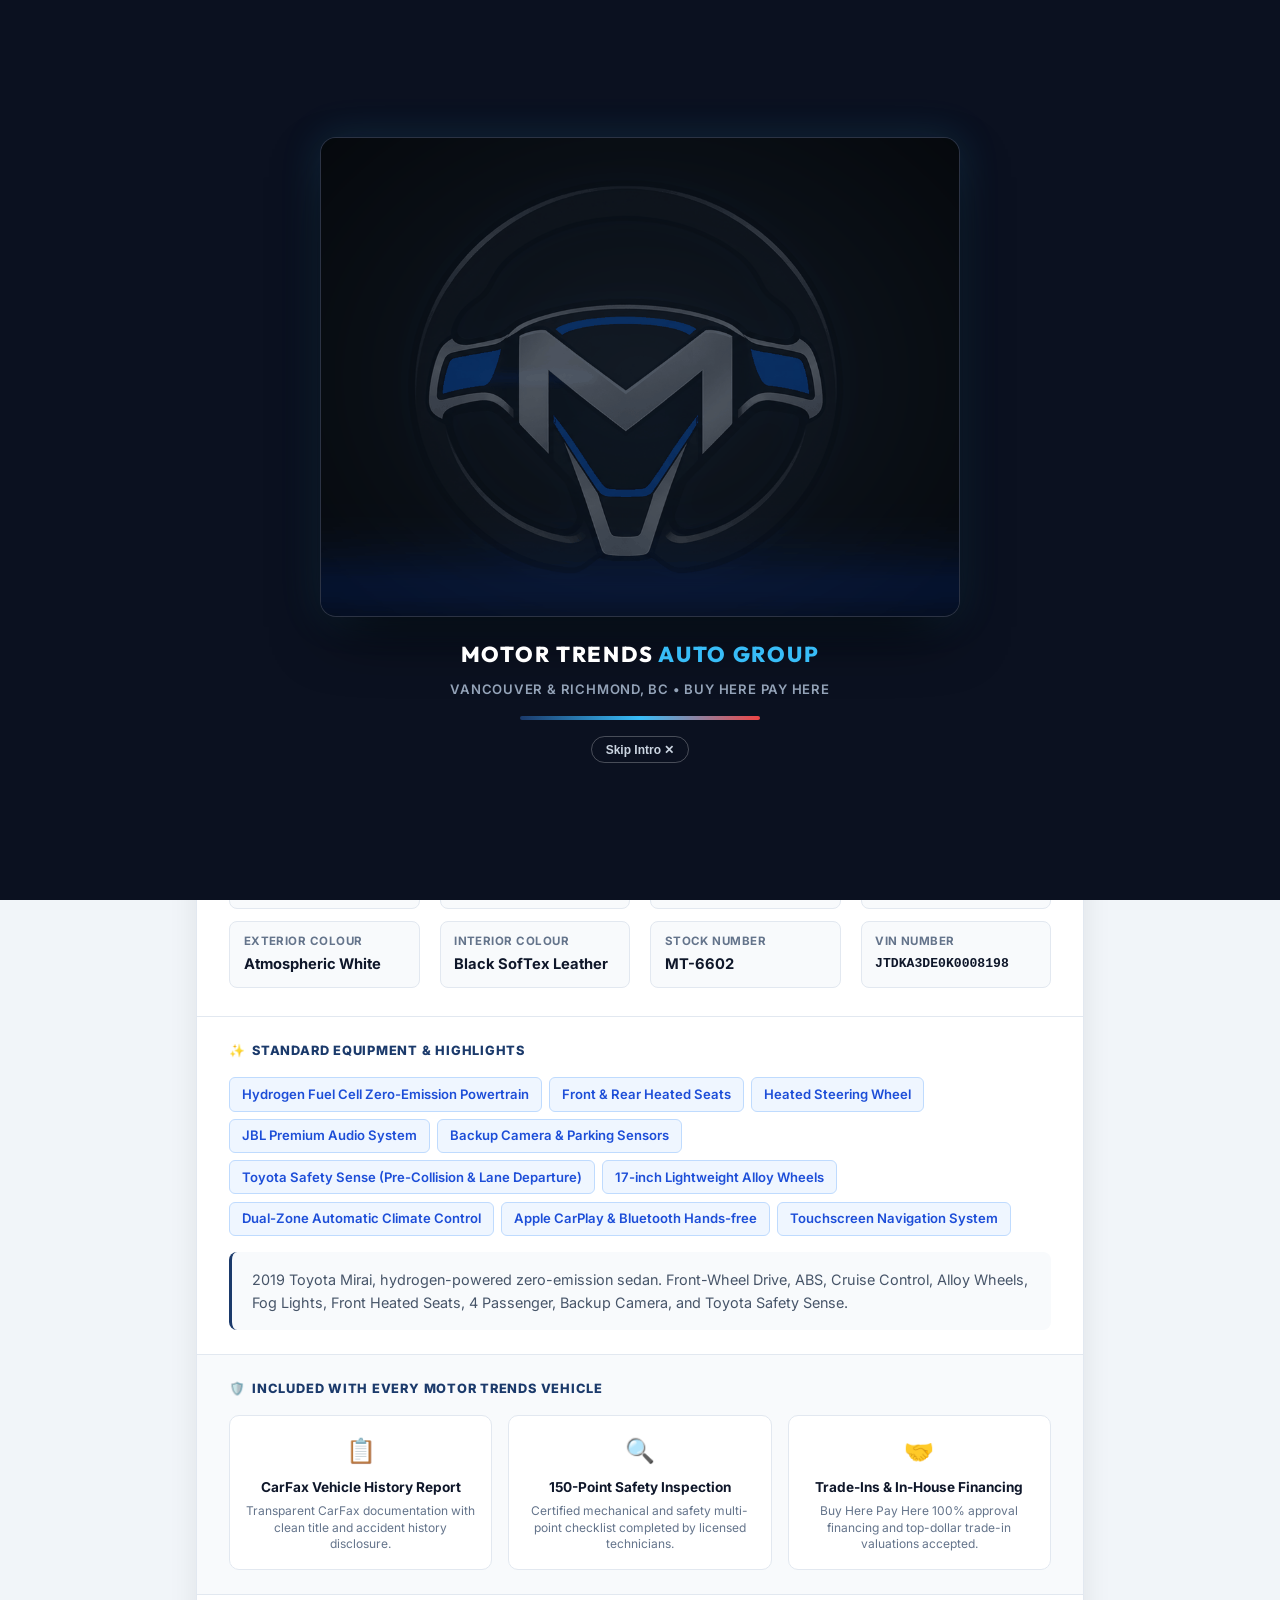
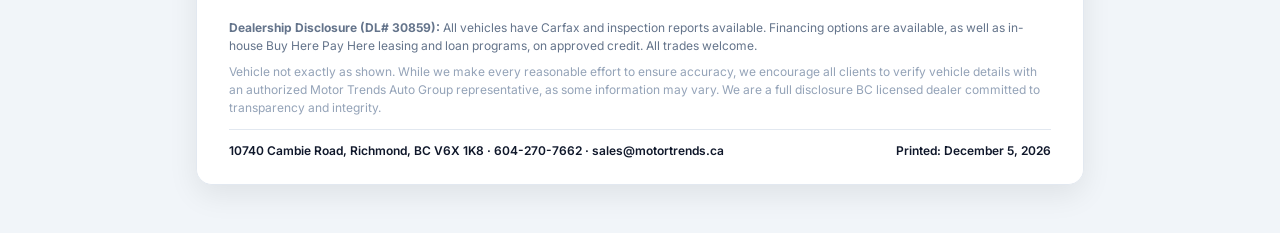
<file: brochure.html>
<!DOCTYPE html>
<html lang="en">
<head>
  <meta charset="UTF-8">
  <meta name="viewport" content="width=device-width, initial-scale=1.0">
  <title>Vehicle Digital Brochure | Motor Trends Auto Group Richmond BC</title>
  <meta name="description" content="Official printable vehicle specification brochure from Motor Trends Auto Group in Richmond, BC. Dealer #30859.">
  <meta name="robots" content="index, follow">
  <meta name="theme-color" content="#1B3A6B">

  <link rel="icon" type="image/png" href="images/logo.png">
  <link rel="preconnect" href="https://fonts.googleapis.com">
  <link rel="preconnect" href="https://fonts.gstatic.com" crossorigin>
  <link href="https://fonts.googleapis.com/css2?family=Inter:wght@400;500;600;700;800;900&family=Outfit:wght@500;600;700;800;900&display=swap" rel="stylesheet">

  <link rel="stylesheet" href="css/style.css">

  <style>
    /* Brochure Document Stylesheet */
    :root {
      --brochure-navy: #1B3A6B;
      --brochure-dark: #0F172A;
      --brochure-blue: #0284C7;
      --brochure-silver: #64748B;
      --brochure-border: #E2E8F0;
      --brochure-bg: #F8FAFC;
    }

    body {
      background: #F1F5F9;
      color: #0F172A;
      font-family: 'Inter', system-ui, -apple-system, sans-serif;
      margin: 0;
      padding: 0;
      -webkit-font-smoothing: antialiased;
    }

    /* Top Action Bar (Sticky Toolbar) */
    .brochure-toolbar {
      position: sticky;
      top: 0;
      z-index: 1000;
      background: rgba(15, 23, 42, 0.95);
      backdrop-filter: blur(8px);
      -webkit-backdrop-filter: blur(8px);
      border-bottom: 1px solid rgba(255, 255, 255, 0.12);
      padding: 0.75rem 1.25rem;
      display: flex;
      align-items: center;
      justify-content: space-between;
      gap: 1rem;
      color: #fff;
    }

    .brochure-toolbar-info {
      display: flex;
      align-items: center;
      gap: 0.75rem;
      font-size: 0.85rem;
    }

    .brochure-toolbar-actions {
      display: flex;
      align-items: center;
      gap: 0.5rem;
      flex-wrap: wrap;
    }

    /* Printable Brochure Sheet Container */
    .brochure-container {
      max-width: 920px;
      margin: 1.75rem auto 3rem;
      padding: 0 1rem;
    }

    .brochure-sheet {
      background: #FFFFFF;
      border-radius: 16px;
      box-shadow: 0 10px 30px rgba(0, 0, 0, 0.08);
      border: 1px solid var(--brochure-border);
      overflow: hidden;
    }

    /* Header Band (Logo Only) */
    .brochure-header-band {
      background: linear-gradient(135deg, #1B3A6B 0%, #0F172A 100%);
      color: #FFFFFF;
      padding: 1.5rem 2rem;
      display: flex;
      justify-content: center;
      align-items: center;
      border-bottom: 3px solid #38BDF8;
    }

    .brochure-logo-img {
      height: 60px;
      width: auto;
      object-fit: contain;
      background: #ffffff;
      padding: 6px 18px;
      border-radius: 12px;
      box-shadow: 0 4px 14px rgba(0, 0, 0, 0.15);
      transition: transform 0.2s ease;
    }

    .brochure-logo-img:hover {
      transform: scale(1.02);
    }

    /* Vehicle Title & Price Hero Row */
    .brochure-hero-row {
      padding: 1.5rem 2rem 1.25rem;
      display: flex;
      justify-content: space-between;
      align-items: flex-end;
      flex-wrap: wrap;
      gap: 1rem;
      border-bottom: 1px solid var(--brochure-border);
      background: #F8FAFC;
    }

    .brochure-title-block {
      max-width: 65%;
    }

    .brochure-badges-strip {
      display: flex;
      gap: 0.4rem;
      flex-wrap: wrap;
      margin-bottom: 0.4rem;
    }

    .brochure-vehicle-title {
      font-size: 1.85rem;
      font-weight: 900;
      color: #0F172A;
      margin: 0 0 0.25rem;
      font-family: 'Outfit', sans-serif;
      line-height: 1.15;
    }

    .brochure-vehicle-trim {
      font-size: 0.95rem;
      color: var(--brochure-silver);
      font-weight: 600;
    }

    .brochure-price-block {
      text-align: right;
    }

    .brochure-price-label {
      font-size: 0.75rem;
      text-transform: uppercase;
      color: var(--brochure-silver);
      font-weight: 700;
      letter-spacing: 0.05em;
    }

    .brochure-price-main {
      font-size: 2.2rem;
      font-weight: 900;
      color: #1B3A6B;
      font-family: 'Outfit', sans-serif;
      line-height: 1;
      margin: 0.15rem 0;
    }

    .brochure-price-terms {
      font-size: 0.75rem;
      color: var(--brochure-silver);
    }

    /* Visual Photo Gallery Stage */
    .brochure-gallery-stage {
      padding: 1.5rem 2rem;
      border-bottom: 1px solid var(--brochure-border);
    }

    .brochure-gallery-grid {
      display: grid;
      grid-template-columns: 2fr 1fr 1fr;
      grid-template-rows: 150px 150px;
      gap: 0.75rem;
      border-radius: 12px;
      overflow: hidden;
    }

    .brochure-gallery-main {
      grid-row: span 2;
      position: relative;
      cursor: pointer;
    }

    .brochure-gallery-main img {
      width: 100%;
      height: 100%;
      object-fit: cover;
      display: block;
      border-radius: 10px;
    }

    .brochure-gallery-thumb {
      position: relative;
      cursor: pointer;
      overflow: hidden;
      border-radius: 8px;
    }

    .brochure-gallery-thumb img {
      width: 100%;
      height: 100%;
      object-fit: cover;
      display: block;
      transition: transform 0.2s ease;
    }

    .brochure-gallery-thumb:hover img {
      transform: scale(1.04);
    }

    /* Specifications Grid */
    .brochure-specs-section {
      padding: 1.75rem 2rem;
      border-bottom: 1px solid var(--brochure-border);
    }

    .brochure-section-label {
      font-size: 0.8rem;
      font-weight: 800;
      text-transform: uppercase;
      letter-spacing: 0.06em;
      color: #1B3A6B;
      margin-bottom: 1rem;
      display: flex;
      align-items: center;
      gap: 0.4rem;
    }

    .brochure-specs-grid {
      display: grid;
      grid-template-columns: repeat(4, 1fr);
      gap: 0.75rem 1.25rem;
    }

    .brochure-spec-cell {
      background: #F8FAFC;
      border: 1px solid #E2E8F0;
      border-radius: 8px;
      padding: 0.65rem 0.85rem;
    }

    .brochure-spec-name {
      font-size: 0.72rem;
      color: #64748B;
      text-transform: uppercase;
      font-weight: 700;
      margin-bottom: 0.15rem;
      letter-spacing: 0.04em;
    }

    .brochure-spec-value {
      font-size: 0.92rem;
      font-weight: 700;
      color: #0F172A;
    }

    /* Features & Equipment */
    .brochure-features-section {
      padding: 1.5rem 2rem;
      border-bottom: 1px solid var(--brochure-border);
    }

    .brochure-chips {
      display: flex;
      flex-wrap: wrap;
      gap: 0.45rem;
      margin-bottom: 1rem;
      list-style: none;
      padding: 0;
    }

    .brochure-chip {
      background: #EFF6FF;
      color: #1D4ED8;
      border: 1px solid #BFDBFE;
      padding: 0.35rem 0.75rem;
      border-radius: 6px;
      font-size: 0.82rem;
      font-weight: 600;
      display: inline-flex;
      align-items: center;
      gap: 0.3rem;
    }

    .brochure-chip-accent {
      background: #F0FDF4;
      color: #15803D;
      border-color: #BBF7D0;
    }

    .brochure-overview-text {
      font-size: 0.9rem;
      color: #475569;
      line-height: 1.6;
      background: #F8FAFC;
      padding: 1rem 1.25rem;
      border-radius: 8px;
      border-left: 3px solid #1B3A6B;
      margin: 0;
    }

    /* Included Trust Guarantees */
    .brochure-included-section {
      padding: 1.5rem 2rem;
      background: #F8FAFC;
      border-bottom: 1px solid var(--brochure-border);
    }

    .brochure-included-grid {
      display: grid;
      grid-template-columns: repeat(3, 1fr);
      gap: 1rem;
    }

    .brochure-included-card {
      background: #FFFFFF;
      border: 1px solid #E2E8F0;
      border-radius: 10px;
      padding: 1rem;
      text-align: center;
    }

    .brochure-included-icon {
      font-size: 1.5rem;
      margin-bottom: 0.4rem;
    }

    .brochure-included-title {
      font-size: 0.85rem;
      font-weight: 700;
      color: #0F172A;
      margin-bottom: 0.25rem;
    }

    .brochure-included-desc {
      font-size: 0.75rem;
      color: #64748B;
      line-height: 1.4;
    }

    /* Legal & Footer */
    .brochure-footer {
      padding: 1.5rem 2rem;
      background: #FFFFFF;
      font-size: 0.75rem;
      color: #64748B;
      line-height: 1.5;
    }

    .brochure-footer-legal {
      margin-bottom: 0.75rem;
      padding-bottom: 0.75rem;
      border-bottom: 1px solid #E2E8F0;
    }

    .brochure-footer-bottom {
      display: flex;
      justify-content: space-between;
      align-items: center;
      flex-wrap: wrap;
      gap: 0.5rem;
      font-weight: 600;
      color: #0F172A;
    }

    /* Print Formatting */
    @media print {
      body {
        background: #FFFFFF !important;
        color: #000000 !important;
      }

      .brochure-toolbar,
      .site-header,
      .site-footer,
      .btn,
      #mt-page-preloader {
        display: none !important;
      }

      .brochure-container {
        max-width: 100% !important;
        margin: 0 !important;
        padding: 0 !important;
      }

      .brochure-sheet {
        box-shadow: none !important;
        border: none !important;
        border-radius: 0 !important;
      }

      .brochure-header-band {
        background: #1B3A6B !important;
        -webkit-print-color-adjust: exact;
        print-color-adjust: exact;
      }

      .brochure-spec-cell,
      .brochure-chip,
      .brochure-hero-row {
        -webkit-print-color-adjust: exact;
        print-color-adjust: exact;
      }

      @page {
        margin: 0.4in;
        size: letter portrait;
      }
    }

    @media (max-width: 768px) {
      .brochure-header-band {
        grid-template-columns: 1fr;
        text-align: center;
      }

      .brochure-dealer-meta {
        justify-content: center;
      }

      .brochure-qr-box {
        margin: 0 auto;
      }

      .brochure-hero-row {
        flex-direction: column;
        align-items: flex-start;
      }

      .brochure-title-block {
        max-width: 100%;
      }

      .brochure-price-block {
        text-align: left;
      }

      .brochure-gallery-grid {
        grid-template-columns: 1fr;
        grid-template-rows: auto;
      }

      .brochure-specs-grid {
        grid-template-columns: 1fr 1fr;
      }

      .brochure-included-grid {
        grid-template-columns: 1fr;
      }
    }
  </style>
</head>
<body>

  <!-- Sticky Top Action Toolbar -->
  <div class="brochure-toolbar" id="brochure-toolbar">
    <div class="brochure-toolbar-info">
      <span>📄 <strong>Official Vehicle Digital Brochure</strong> · Dealer #30859</span>
    </div>
    <div class="brochure-toolbar-actions">
      <button type="button" class="btn btn-blue btn-sm" onclick="window.print()" title="Print or Save as PDF">
        🖨️ Save as PDF / Print
      </button>
      <button type="button" class="btn btn-silver btn-sm" id="btn-brochure-share" title="Share via WhatsApp, Facebook, or Email">
        🔗 Share Brochure
      </button>
      <a href="inventory" class="btn btn-dark btn-sm">
        ← Inventory
      </a>
      <a href="tel:6042707662" class="btn btn-outline btn-sm" style="color: #fff; border-color: rgba(255,255,255,0.4);">
        📞 604-270-7662
      </a>
    </div>
  </div>

  <!-- Main Sheet Container -->
  <div class="brochure-container">
    <article class="brochure-sheet" id="brochure-sheet">
      
      <!-- Dealer Brand Header Band (Logo Only) -->
      <header class="brochure-header-band">
        <a href="./" title="Motor Trends Auto Group">
          <img src="images/logo-slideshow-hq.gif" alt="Motor Trends Auto Group" class="brochure-logo-img" onerror="this.src='images/logo.png'">
        </a>
      </header>

      <!-- Vehicle Title & Price Hero -->
      <div class="brochure-hero-row">
        <div class="brochure-title-block">
          <div class="brochure-badges-strip" id="brochure-badges">
            <span class="badge badge-green">✓ Certified Pre-Owned</span>
            <span class="badge badge-blue">⚡ Hydrogen Fuel Cell</span>
            <span class="badge badge-silver">Local BC</span>
          </div>
          <h2 class="brochure-vehicle-title" id="brochure-vehicle-name">2019 Toyota Mirai Sedan</h2>
          <div class="brochure-vehicle-trim" id="brochure-vehicle-trim">Base Technology Package · FWD Zero Emissions</div>
        </div>

        <div class="brochure-price-block">
          <div class="brochure-price-label">Retail Price (CAD)</div>
          <div class="brochure-price-main" id="brochure-price">$14,999 CAD</div>
          <div class="brochure-price-terms">Plus applicable documentation &amp; BC taxes</div>
        </div>
      </div>

      <!-- High-Resolution Vehicle Gallery -->
      <section class="brochure-gallery-stage">
        <div class="brochure-gallery-grid" id="brochure-gallery-grid">
          <div class="brochure-gallery-main" id="brochure-gallery-main">
            <img id="brochure-main-photo" src="uploads/vehicles/veh-1792992499662/photo_1.jpg" alt="Featured Vehicle Photo" onerror="this.src='images/slide1.jpg'">
          </div>
          <div class="brochure-gallery-thumb" data-idx="1">
            <img id="brochure-photo-2" src="uploads/vehicles/veh-1792992499662/photo_2.jpg" alt="Vehicle Photo 2" onerror="this.src='images/slide2.jpg'">
          </div>
          <div class="brochure-gallery-thumb" data-idx="2">
            <img id="brochure-photo-3" src="uploads/vehicles/veh-1792992499662/photo_3.jpg" alt="Vehicle Photo 3" onerror="this.src='images/slide3.jpg'">
          </div>
          <div class="brochure-gallery-thumb" data-idx="3">
            <img id="brochure-photo-4" src="uploads/vehicles/veh-1792992499662/photo_4.jpg" alt="Vehicle Photo 4" onerror="this.src='images/slide1.jpg'">
          </div>
          <div class="brochure-gallery-thumb" data-idx="0">
            <img id="brochure-photo-5" src="uploads/vehicles/veh-1792992499662/photo_1.jpg" alt="Vehicle Angle" onerror="this.src='images/slide2.jpg'">
          </div>
        </div>
      </section>

      <!-- Key Specifications Grid -->
      <section class="brochure-specs-section">
        <div class="brochure-section-label">
          <span>⚙️</span> Vehicle Specifications &amp; Performance
        </div>
        <div class="brochure-specs-grid" id="brochure-specs-grid">
          <div class="brochure-spec-cell">
            <div class="brochure-spec-name">Kilometres</div>
            <div class="brochure-spec-value" id="spec-mileage">30,363 km</div>
          </div>
          <div class="brochure-spec-cell">
            <div class="brochure-spec-name">Body Style</div>
            <div class="brochure-spec-value" id="spec-bodystyle">Sedan</div>
          </div>
          <div class="brochure-spec-cell">
            <div class="brochure-spec-name">Transmission</div>
            <div class="brochure-spec-value" id="spec-trans">Automatic</div>
          </div>
          <div class="brochure-spec-cell">
            <div class="brochure-spec-name">Horsepower / Power</div>
            <div class="brochure-spec-value" id="spec-hp" style="color: #EF4444;">151 HP</div>
          </div>

          <div class="brochure-spec-cell">
            <div class="brochure-spec-name">Fuel Type</div>
            <div class="brochure-spec-value" id="spec-fuel" style="color: #0284C7;">Hydrogen</div>
          </div>
          <div class="brochure-spec-cell">
            <div class="brochure-spec-name">Drivetrain</div>
            <div class="brochure-spec-value" id="spec-drivetrain">FWD</div>
          </div>
          <div class="brochure-spec-cell">
            <div class="brochure-spec-name">Doors</div>
            <div class="brochure-spec-value" id="spec-doors">4 Doors</div>
          </div>
          <div class="brochure-spec-cell">
            <div class="brochure-spec-name">Passengers</div>
            <div class="brochure-spec-value" id="spec-passengers">4 Passengers</div>
          </div>

          <div class="brochure-spec-cell">
            <div class="brochure-spec-name">Exterior Colour</div>
            <div class="brochure-spec-value" id="spec-ext-color">Atmospheric White</div>
          </div>
          <div class="brochure-spec-cell">
            <div class="brochure-spec-name">Interior Colour</div>
            <div class="brochure-spec-value" id="spec-int-color">Black SofTex</div>
          </div>
          <div class="brochure-spec-cell">
            <div class="brochure-spec-name">Stock Number</div>
            <div class="brochure-spec-value" id="spec-stock">MT-6602</div>
          </div>
          <div class="brochure-spec-cell">
            <div class="brochure-spec-name">VIN Number</div>
            <div class="brochure-spec-value" id="spec-vin" style="font-family: monospace; font-size: 0.82rem;">JTDKA3DE0K0008198</div>
          </div>
        </div>
      </section>

      <!-- Options & Equipment Checklist -->
      <section class="brochure-features-section">
        <div class="brochure-section-label">
          <span>✨</span> Standard Equipment &amp; Highlights
        </div>
        <ul class="brochure-chips" id="brochure-features-list">
          <li class="brochure-chip">Hydrogen Fuel Cell Zero-Emission Powertrain</li>
          <li class="brochure-chip">Front &amp; Rear Heated Seats</li>
          <li class="brochure-chip">Heated Steering Wheel</li>
          <li class="brochure-chip">JBL Premium Audio System</li>
          <li class="brochure-chip">Toyota Safety Sense</li>
          <li class="brochure-chip">Backup Camera</li>
          <li class="brochure-chip">Alloy Wheels</li>
          <li class="brochure-chip">Dual-Zone Climate Control</li>
          <li class="brochure-chip">Apple CarPlay &amp; Bluetooth</li>
        </ul>

        <p class="brochure-overview-text" id="brochure-overview">
          2019 Toyota Mirai, hydrogen-powered zero-emission sedan. Front-Wheel Drive, ABS, Cruise Control, Alloy Wheels, Fog Lights, Front Heated Seats, 4 Passenger, Backup Camera, and Toyota Safety Sense.
        </p>
      </section>

      <!-- Included with Every Vehicle -->
      <section class="brochure-included-section">
        <div class="brochure-section-label">
          <span>🛡️</span> Included with Every Motor Trends Vehicle
        </div>
        <div class="brochure-included-grid">
          <div class="brochure-included-card">
            <div class="brochure-included-icon">📋</div>
            <div class="brochure-included-title">CarFax Vehicle History Report</div>
            <div class="brochure-included-desc">Transparent CarFax documentation with clean title and accident history disclosure.</div>
          </div>
          <div class="brochure-included-card">
            <div class="brochure-included-icon">🔍</div>
            <div class="brochure-included-title">150-Point Safety Inspection</div>
            <div class="brochure-included-desc">Certified mechanical and safety multi-point checklist completed by licensed technicians.</div>
          </div>
          <div class="brochure-included-card">
            <div class="brochure-included-icon">🤝</div>
            <div class="brochure-included-title">Trade-Ins &amp; In-House Financing</div>
            <div class="brochure-included-desc">Buy Here Pay Here 100% approval financing and top-dollar trade-in valuations accepted.</div>
          </div>
        </div>
      </section>

      <!-- Footer & Disclaimers -->
      <footer class="brochure-footer">
        <div class="brochure-footer-legal">
          <p style="margin: 0 0 0.5rem;">
            <strong>Dealership Disclosure (DL# 30859):</strong> All vehicles have Carfax and inspection reports available. Financing options are available, as well as in-house Buy Here Pay Here leasing and loan programs, on approved credit. All trades welcome.
          </p>
          <p style="margin: 0; color: #94A3B8;">
            Vehicle not exactly as shown. While we make every reasonable effort to ensure accuracy, we encourage all clients to verify vehicle details with an authorized Motor Trends Auto Group representative, as some information may vary. We are a full disclosure BC licensed dealer committed to transparency and integrity.
          </p>
        </div>

        <div class="brochure-footer-bottom">
          <div>
            10740 Cambie Road, Richmond, BC V6X 1K8 · 604-270-7662 · sales@motortrends.ca
          </div>
          <div id="brochure-print-date">
            Printed: November 6, 2026
          </div>
        </div>
      </footer>

    </article>
  </div>

  <!-- Scripts -->
  <script src="js/data.js"></script>
  <script src="js/app.js"></script>
  <script>
    // Brochure Page Initialization Controller
    document.addEventListener('DOMContentLoaded', async () => {
      // 1. Determine vehicle ID from URL parameter or slug
      const urlParams = new URLSearchParams(window.location.search);
      let targetId = urlParams.get('id') || urlParams.get('car') || urlParams.get('vehicle');
      const stockParam = urlParams.get('stock');

      // Check path slug (e.g. /brochure/2019-toyota-mirai-ia8198 or /brochure/veh-1792992499662)
      if (!targetId) {
        const pathParts = window.location.pathname.split('/').filter(Boolean);
        if (pathParts.length > 1 && pathParts[pathParts.length - 2] === 'brochure') {
          targetId = pathParts[pathParts.length - 1];
        }
      }

      // 2. Fetch inventory
      let vehicles = [];
      try {
        const res = await fetch('data/vehicles.json');
        if (res.ok) vehicles = await res.json();
      } catch (e) {}

      if (!vehicles || vehicles.length === 0) {
        if (typeof getStoredVehicles === 'function') {
          vehicles = getStoredVehicles();
        } else if (typeof DEFAULT_VEHICLES_DATA !== 'undefined') {
          vehicles = DEFAULT_VEHICLES_DATA;
        }
      }

      // 3. Find matching vehicle
      let car = null;
      if (targetId) {
        car = vehicles.find(v => String(v.id).toLowerCase() === String(targetId).toLowerCase());
        if (!car) {
          // Try matching slug or model name
          const slug = targetId.toLowerCase().replace(/[^a-z0-9]/g, '');
          car = vehicles.find(v => {
            const vSlug = `${v.year}${v.make}${v.model}`.toLowerCase().replace(/[^a-z0-9]/g, '');
            return vSlug.includes(slug) || slug.includes(vSlug) || (v.stockNumber && targetId.toUpperCase().includes(v.stockNumber.toUpperCase()));
          });
        }
      } else if (stockParam) {
        car = vehicles.find(v => (v.stockNumber || '').toLowerCase() === stockParam.toLowerCase());
      }

      // Default to flagship vehicle (2019 Toyota Mirai Sedan)
      if (!car && vehicles.length > 0) {
        car = vehicles.find(v => (v.fuelType || '').toLowerCase() === 'hydrogen') || vehicles[0];
      }

      if (!car) return;

      // 4. Populate Document Fields
      const fullName = `${car.year} ${car.make} ${car.model}`.trim();
      document.title = `${fullName} Digital Brochure | Motor Trends Auto Group`;
      document.getElementById('brochure-vehicle-name').textContent = fullName;
      document.getElementById('brochure-vehicle-trim').textContent = `${car.trim || ''} ${car.fuelType ? '· ' + car.fuelType : ''} · ${car.condition || 'Certified Pre-Owned'}`;
      
      const formattedPrice = (typeof formatPrice === 'function') ? formatPrice(car.price) : `$${Number(car.price).toLocaleString()} CAD`;
      document.getElementById('brochure-price').textContent = formattedPrice;

      // Badges
      const badgesContainer = document.getElementById('brochure-badges');
      if (badgesContainer) {
        let badgeHtml = '';
        if (car.fuelType === 'Hydrogen') {
          badgeHtml += `<span class="badge badge-blue">⚡ Hydrogen Fuel Cell</span>`;
        } else if (car.fuelType === 'Hybrid' || car.fuelType === 'Electric') {
          badgeHtml += `<span class="badge badge-blue">⚡ ${car.fuelType}</span>`;
        }
        badgeHtml += `<span class="badge badge-green">✓ ${car.condition || 'Certified Pre-Owned'}</span>`;
        if (car.vin && car.vin !== 'N/A') {
          badgeHtml += `<span class="badge badge-silver">VIN: ${car.vin}</span>`;
        }
        badgesContainer.innerHTML = badgeHtml;
      }

      // Specs
      document.getElementById('spec-mileage').textContent = `${Number(car.mileage || 0).toLocaleString()} km`;
      document.getElementById('spec-bodystyle').textContent = car.bodyType || 'Sedan';
      document.getElementById('spec-trans').textContent = car.transmission || 'Automatic';
      document.getElementById('spec-hp').textContent = car.horsepower || car.hp || '151 HP';
      document.getElementById('spec-fuel').textContent = car.fuelType || 'Gasoline';
      document.getElementById('spec-drivetrain').textContent = car.drivetrain || 'FWD';
      document.getElementById('spec-doors').textContent = car.doors || '4 Doors';
      document.getElementById('spec-passengers').textContent = car.passengers || '4 Passengers';
      document.getElementById('spec-ext-color').textContent = car.exteriorColor || 'Atmospheric White';
      document.getElementById('spec-int-color').textContent = car.interiorColor || 'Black SofTex';
      document.getElementById('spec-stock').textContent = car.stockNumber || 'MT-6602';
      document.getElementById('spec-vin').textContent = car.vin || 'N/A';

      // Features
      const featuresList = document.getElementById('brochure-features-list');
      if (featuresList && Array.isArray(car.features) && car.features.length > 0) {
        featuresList.innerHTML = car.features.map(f => `<li class="brochure-chip">${f}</li>`).join('');
      }

      // Overview
      const overviewEl = document.getElementById('brochure-overview');
      if (overviewEl) {
        overviewEl.textContent = car.overview || `${fullName}, ${car.fuelType || ''} powered, ${car.drivetrain || ''}, ${car.doors || ''}, ${car.passengers || ''}, equipped with premium safety and comfort features. Dealer #30859.`;
      }

      // Photos
      const images = (Array.isArray(car.images) && car.images.length > 0) ? car.images : [car.image || 'images/slide1.jpg'];
      const mainPhoto = document.getElementById('brochure-main-photo');
      if (mainPhoto && images[0]) mainPhoto.src = images[0];

      for (let i = 2; i <= 5; i++) {
        const thumb = document.getElementById(`brochure-photo-${i}`);
        if (thumb) {
          const imgIdx = (i - 1) % images.length;
          thumb.src = images[imgIdx] || images[0];
        }
      }

      // Setup Full Slideshow Lightbox triggers on photos
      document.querySelectorAll('.brochure-gallery-main, .brochure-gallery-thumb').forEach((el, idx) => {
        el.addEventListener('click', () => {
          if (typeof openVehicleSlideshow === 'function') {
            openVehicleSlideshow(car.id, idx);
          }
        });
      });

      // QR Code pointing to this vehicle's brochure or listing
      const qrEl = document.getElementById('brochure-qr-code');
      if (qrEl) {
        const liveUrl = encodeURIComponent(window.location.href);
        qrEl.src = `https://api.qrserver.com/v1/create-qr-code/?size=140x140&data=${liveUrl}`;
      }

      // Print timestamp
      const printDateEl = document.getElementById('brochure-print-date');
      if (printDateEl) {
        const now = new Date();
        printDateEl.textContent = `Printed: ${now.toLocaleDateString('en-US', { year: 'numeric', month: 'long', day: 'numeric' })}`;
      }

      // Share button in toolbar
      document.getElementById('btn-brochure-share')?.addEventListener('click', () => {
        if (typeof openShareModal === 'function') {
          openShareModal(car.id);
        }
      });
    });
  </script>
</body>
</html>
</file>
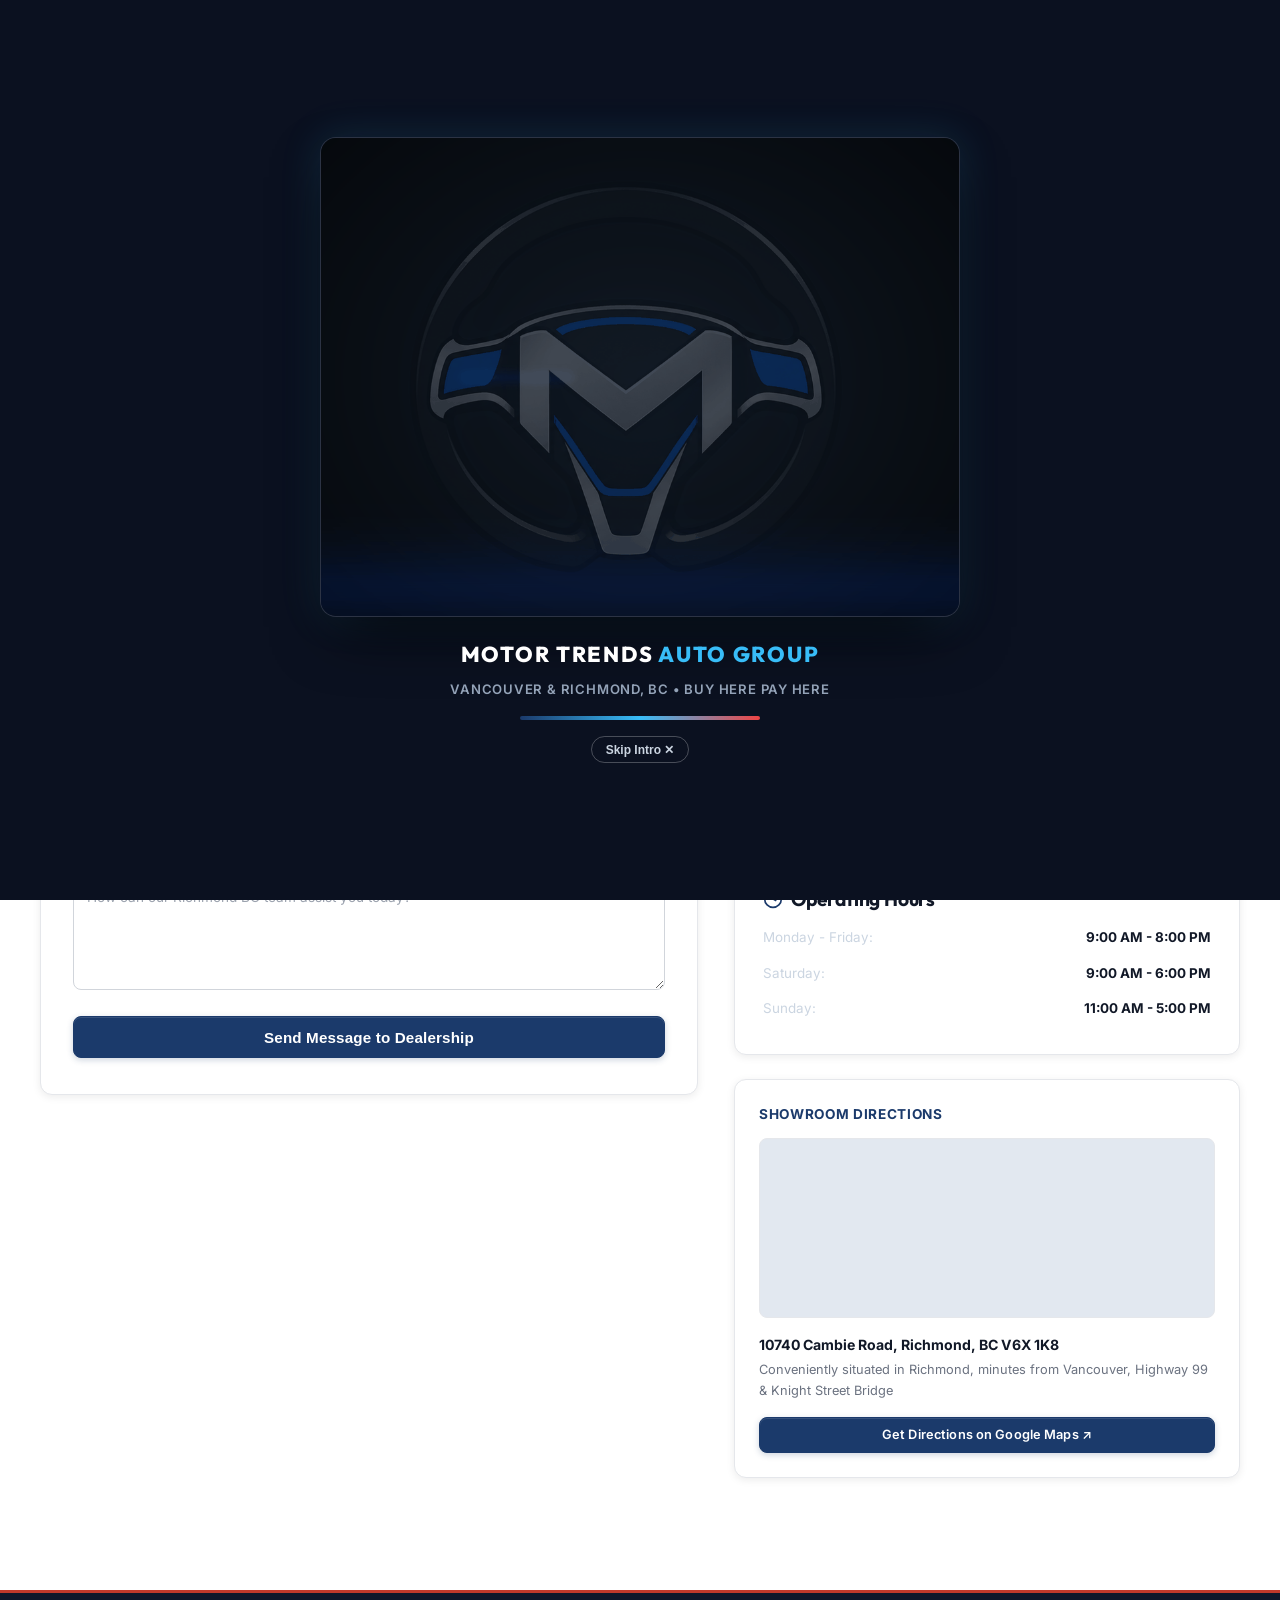
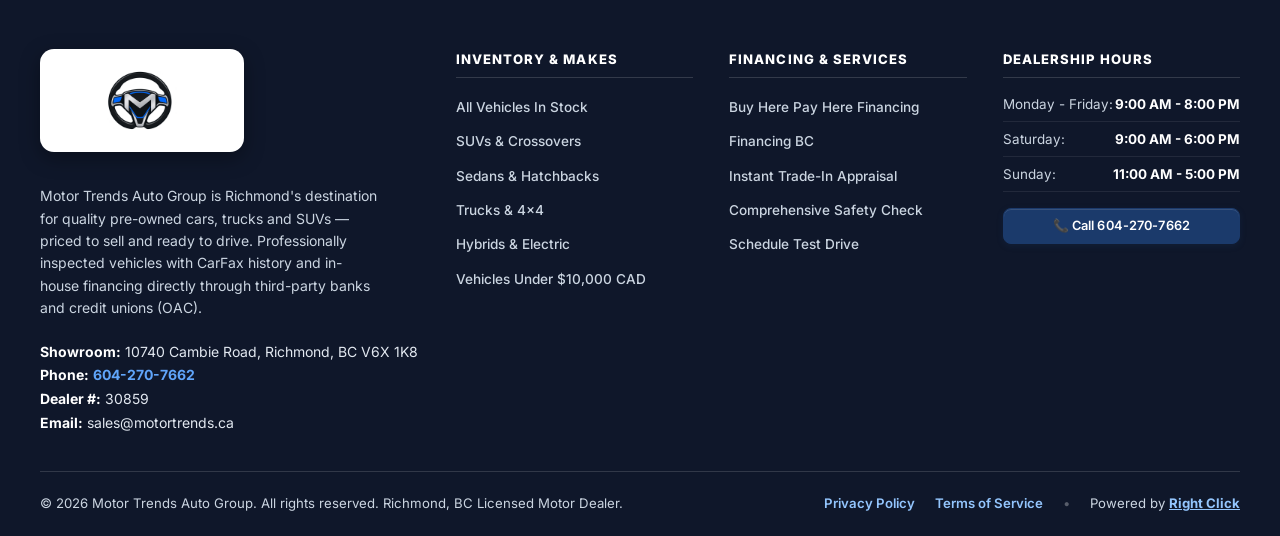
<file: contact.html>
<!DOCTYPE html>
<html lang="en">
<head>
  <meta charset="UTF-8">
  <meta name="viewport" content="width=device-width, initial-scale=1.0">
  <title>Contact & Showroom Directions | Motor Trends Auto Group Richmond BC</title>
  <meta name="description" content="Visit Motor Trends Auto Group at 10740 Cambie Road, Richmond, BC. Call 604-270-7662 for quality pre-owned vehicle sales, leasing and financing. Dealer #30859.">
  <meta name="keywords" content="Motor Trends Auto Group contact, used car dealership address Richmond, Cambie Road car dealer, Richmond auto dealer phone number, car dealership hours Richmond BC">
  <meta name="robots" content="index, follow, max-snippet:-1, max-image-preview:large, max-video-preview:-1">
  <meta name="author" content="Motor Trends Auto Group">
  <meta name="theme-color" content="#1B3A6B">
  <meta name="format-detection" content="telephone=yes">
  <link rel="canonical" href="https://www.motortrends.ca/contact">

  <!-- Geo & Local SEO Tags -->
  <meta name="geo.region" content="CA-BC">
  <meta name="geo.placename" content="Richmond, British Columbia">
  <meta name="geo.position" content="49.1822;-123.1256">
  <meta name="ICBM" content="49.1822, -123.1256">

  <!-- Open Graph / Facebook -->
  <meta property="og:type" content="website">
  <meta property="og:url" content="https://www.motortrends.ca/contact">
  <meta property="og:title" content="Contact &amp; Showroom Directions | Motor Trends Auto Group Richmond BC">
  <meta property="og:description" content="Visit Motor Trends Auto Group at 10740 Cambie Road, Richmond, BC. Sales, leasing and Buy Here Pay Here financing. Call 604-270-7662. Dealer #30859.">
  <meta property="og:image" content="https://www.motortrends.ca/images/logo.png">
  <meta property="og:image:width" content="1200">
  <meta property="og:image:height" content="630">
  <meta property="og:image:alt" content="Motor Trends Auto Group Showroom Richmond BC">
  <meta property="og:locale" content="en_CA">
  <meta property="og:site_name" content="Motor Trends Auto Group">

  <!-- Twitter Card -->
  <meta name="twitter:card" content="summary_large_image">
  <meta name="twitter:title" content="Contact Motor Trends Auto Group Richmond BC">
  <meta name="twitter:description" content="10740 Cambie Road, Richmond BC. Call 604-270-7662. Open Mon-Fri 9AM-8PM, Sat 9AM-6PM. Dealer #30859.">
  <meta name="twitter:image" content="https://www.motortrends.ca/images/logo.png">
  <meta name="twitter:image:alt" content="Motor Trends Auto Group Richmond BC">

  <link rel="icon" type="image/png" href="images/logo.png">
  <link rel="preload" href="css/style.css" as="style">
  <link rel="preload" href="images/logo.png" as="image">

  <!-- Google Fonts Optimization: DNS-Prefetch & Preconnect -->
  <link rel="dns-prefetch" href="https://fonts.googleapis.com">
  <link rel="dns-prefetch" href="https://fonts.gstatic.com">
  <link rel="preconnect" href="https://fonts.googleapis.com">
  <link rel="preconnect" href="https://fonts.gstatic.com" crossorigin>
  <link href="https://fonts.googleapis.com/css2?family=Inter:wght@400;500;600;700;800;900&family=Outfit:wght@500;600;700;800;900&display=swap" rel="stylesheet">
  
  <!-- CSS Stylesheet -->
  <link rel="stylesheet" href="css/style.css">

  <!-- JSON-LD Structured Data: Contact & Showroom -->
  <script type="application/ld+json">
  {
    "@context": "https://schema.org",
    "@type": "ContactPage",
    "name": "Contact Motor Trends Auto Group",
    "description": "Contact & Showroom Directions for Motor Trends Auto Group at 10740 Cambie Road, Richmond, BC. Phone: 604-270-7662.",
    "mainEntity": {
      "@type": "AutoDealer",
      "name": "Motor Trends Auto Group",
      "telephone": "+16042707662",
      "email": "sales@motortrends.ca",
      "address": {
        "@type": "PostalAddress",
        "streetAddress": "10740 Cambie Road",
        "addressLocality": "Richmond",
        "addressRegion": "BC",
        "postalCode": "V6X 1K8",
        "addressCountry": "CA"
      },
      "geo": {
        "@type": "GeoCoordinates",
        "latitude": 49.1822,
        "longitude": -123.1256
      },
      "openingHoursSpecification": [
        { "@type": "OpeningHoursSpecification", "dayOfWeek": ["Monday","Tuesday","Wednesday","Thursday","Friday"], "opens": "09:00", "closes": "20:00" },
        { "@type": "OpeningHoursSpecification", "dayOfWeek": "Saturday", "opens": "09:00", "closes": "18:00" },
        { "@type": "OpeningHoursSpecification", "dayOfWeek": "Sunday", "opens": "11:00", "closes": "17:00" }
      ]
    }
  }
  </script>
</head>
<body>

  <!-- Motor Trends Page Preloader -->
  <div id="mt-page-preloader" class="mt-page-preloader">
    <div class="mt-preloader-content">
      <div class="mt-preloader-gif-wrap">
        <img src="images/vw leo.gif" alt="Motor Trends Loading" class="mt-preloader-gif">
      </div>
      <div class="mt-preloader-brand">MOTOR TRENDS <span>AUTO GROUP</span></div>
      <div class="mt-preloader-subtext">VANCOUVER &amp; RICHMOND, BC • BUY HERE PAY HERE</div>
      <div class="mt-preloader-bar">
        <div class="mt-preloader-bar-fill"></div>
      </div>
    </div>
  </div>

  <!-- Top Bar -->
  <div class="top-bar">
    <div class="container">
      <div class="top-bar-left">
        <div class="top-bar-item">
          <svg width="14" height="14" viewBox="0 0 24 24" fill="none" stroke="currentColor" stroke-width="2"><path d="M21 10c0 7-9 13-9 13s-9-6-9-13a9 9 0 0 1 18 0z"></path><circle cx="12" cy="10" r="3"></circle></svg>
          <span class="dealer-top-address dealer-transition">10740 Cambie Road, Richmond, BC V6X 1K8</span>
        </div>
        <div class="top-bar-item">
          <span class="top-bar-badge">● Open Mon - Fri 9:00 AM - 8:00 PM, Sat 9:00 AM - 6:00 PM</span>
        </div>
      </div>
      <div class="top-bar-right">
        <div class="top-bar-item">
          <svg width="14" height="14" viewBox="0 0 24 24" fill="none" stroke="currentColor" stroke-width="2"><path d="M22 16.92v3a2 2 0 0 1-2.18 2 19.79 19.79 0 0 1-8.63-3.07 19.5 19.5 0 0 1-6-6 19.79 19.79 0 0 1-3.07-8.67A2 2 0 0 1 4.11 2h3a2 2 0 0 1 2 1.72 12.84 12.84 0 0 0 .7 2.81 2 2 0 0 1-.45 2.11L8.09 9.91a16 16 0 0 0 6 6l1.27-1.27a2 2 0 0 1 2.11-.45 12.84 12.84 0 0 0 2.81.7A2 2 0 0 1 22 16.92z"></path></svg>
          <span>Sales Hotline: <a href="tel:6042707662" class="dealer-top-phone dealer-transition" style="color: #fff; font-weight: 700;">604-270-7662</a></span>
        </div>
        <div class="top-bar-item lang-selector-container">
          <svg width="14" height="14" viewBox="0 0 24 24" fill="none" stroke="currentColor" stroke-width="2"><circle cx="12" cy="12" r="10"></circle><line x1="2" y1="12" x2="22" y2="12"></line><path d="M12 2a15.3 15.3 0 0 1 4 10 15.3 15.3 0 0 1-4 10 15.3 15.3 0 0 1-4-10 15.3 15.3 0 0 1 4-10z"></path></svg>
          <select class="lang-select" onchange="changeLanguage(this.value)">
            <option value="en">🇨🇦 English</option>
            <option value="fr">🇫🇷 Français</option>
            <option value="zh">🇨🇳 中文</option>
            <option value="hi">🇮🇳 हिन्दी</option>
            <option value="pa">🇮🇳 ਪੰਜਾਬੀ</option>
          </select>
        </div>
      </div>
    </div>
  </div>

  <!-- Header -->
  <header class="site-header">
    <div class="container">
      <div class="nav-wrapper">
        <a href="./" class="brand-logo" title="Motor Trends Auto Group">
          <div class="brand-logo-badge">
            <img src="images/logo-slideshow-hq.gif" alt="Motor Trends Auto Group" class="brand-logo-img">
          </div>
        </a>

        <ul class="nav-links">
          <li><a href="./" class="nav-link" data-i18n="nav_home">Home</a></li>
          <li><a href="inventory" class="nav-link" data-i18n="nav_inventory">Inventory</a></li>
          <li><a href="financing" class="nav-link" data-i18n="nav_financing">Financing</a></li>
          <li><a href="sell-trade" class="nav-link" data-i18n="nav_sell_trade">Sell / Trade</a></li>
          <li><a href="./#about-us" class="nav-link" data-i18n="nav_about">About Us</a></li>
          <li><a href="contact" class="nav-link active" data-i18n="nav_contact">Contact</a></li>
        </ul>

        <div class="nav-actions">
          <button type="button" class="btn-top-sound-toggle" id="btn-top-sound-toggle" title="Sound Effects: Click to Mute / Unmute" aria-label="Toggle Sound Effects">
            <span class="top-sound-icon">🔊</span>
          </button>
          <a href="inventory" class="btn btn-dark btn-sm btn-fav-count" title="Saved Vehicles">
            <svg width="18" height="18" viewBox="0 0 24 24" fill="none" stroke="currentColor" stroke-width="2"><path d="M20.84 4.61a5.5 5.5 0 0 0-7.78 0L12 5.67l-1.06-1.06a5.5 5.5 0 0 0-7.78 7.78l1.06 1.06L12 21.23l7.78-7.78 1.06-1.06a5.5 5.5 0 0 0 0-7.78z"></path></svg>
            <span class="fav-counter" style="display: none;">0</span>
          </a>
          <a href="financing" class="btn btn-blue btn-sm">
            Financing
          </a>
          <button class="mobile-toggle" aria-label="Toggle navigation">
            <svg width="24" height="24" viewBox="0 0 24 24" fill="none" stroke="currentColor" stroke-width="2"><line x1="3" y1="12" x2="21" y2="12"></line><line x1="3" y1="6" x2="21" y2="6"></line><line x1="3" y1="18" x2="21" y2="18"></line></svg>
          </button>
        </div>
      </div>
    </div>
  </header>

  <!-- Main Section -->
  <main class="container" style="padding: 3rem 1.25rem 4.5rem;">
    <div class="page-hero">
      <span class="slide-pill dealer-contact-pill dealer-transition" style="margin-bottom: 0.75rem;">RICHMOND, BC DEALERSHIP • 604-270-7662</span>
      <h1 class="page-title">Contact & Visit Our Showroom</h1>
      <p class="page-subtitle">
        Quality pre-owned vehicle sales, leasing and financing in Richmond, BC. Whether you have questions about a vehicle in stock or need credit approval, we are here to help.
      </p>
    </div>

    <!-- Contact Grid -->
    <div class="contact-grid">
      <!-- Contact Form -->
      <div style="background: var(--bg-card); border: 1.5px solid var(--border); border-radius: var(--radius-lg); padding: 2.25rem 2rem; box-shadow: var(--shadow-sm);">
        <h2 style="font-size: 1.45rem; margin-bottom: 0.5rem; color: var(--gray-900); font-weight: 800;">Send Us a Message</h2>
        <p style="color: var(--text-muted); font-size: 0.875rem; margin-bottom: 1.5rem;">Our customer advisors typically respond within 30 minutes during showroom hours.</p>

        <form id="general-contact-form" style="display: flex; flex-direction: column; gap: 1.15rem;">
          <div class="form-grid-2">
            <div class="form-group">
              <label class="form-label" for="contact-name">Your Name *</label>
              <input type="text" id="contact-name" class="form-control" required placeholder="Jane Smith">
            </div>
            <div class="form-group">
              <label class="form-label" for="contact-phone">Phone Number *</label>
              <input type="tel" id="contact-phone" class="form-control" required placeholder="(604) 270-7662">
            </div>
          </div>

          <div class="form-group">
            <label class="form-label" for="contact-email">Email Address *</label>
            <input type="email" id="contact-email" class="form-control" required placeholder="jane@example.com">
          </div>

          <div class="form-group">
            <label class="form-label" for="contact-dept">Department / Inquiry Type</label>
            <select id="contact-dept" class="form-control">
              <option>Financing &amp; In-House Pre-Approval</option>
              <option>General Vehicle Sales Inquiry</option>
              <option>Schedule Test Drive in Richmond</option>
              <option>Sell / Trade-In Valuation Review</option>
              <option>Lease Financing Inquiry</option>
            </select>
          </div>

          <div class="form-group">
            <label class="form-label" for="contact-message">Your Message *</label>
            <textarea id="contact-message" class="form-control" rows="5" required placeholder="How can our Richmond BC team assist you today?"></textarea>
          </div>

          <button type="submit" id="contact-submit-btn" class="btn btn-blue btn-lg" style="width: 100%; font-weight: 700; margin-top: 0.5rem;">
            Send Message to Dealership
          </button>
        </form>
      </div>

      <!-- Showroom Details & Hours -->
      <div style="display: flex; flex-direction: column; gap: 1.5rem;">
        
        <div style="background: var(--bg-card); border: 1.5px solid var(--border); border-radius: var(--radius-lg); padding: 1.75rem; box-shadow: var(--shadow-sm);">
          <h3 style="font-size: 1.2rem; color: var(--gray-900); margin-bottom: 1rem; display: flex; align-items: center; gap: 0.5rem; font-weight: 700;">
            <svg width="20" height="20" viewBox="0 0 24 24" fill="none" stroke="var(--blue)" stroke-width="2"><path d="M21 10c0 7-9 13-9 13s-9-6-9-13a9 9 0 0 1 18 0z"></path><circle cx="12" cy="10" r="3"></circle></svg>
            Showroom Location &amp; Contact
          </h3>
          <div style="display: flex; flex-direction: column; gap: 0.85rem; font-size: 0.925rem; color: var(--gray-700);" class="dealer-contact-card dealer-transition">
            <div><strong>Dealership:</strong> Motor Trends Auto Group</div>
            <div><strong>Address:</strong> 10740 Cambie Road, Richmond, BC V6X 1K8</div>
            <div><strong>Telephone:</strong> <a href="tel:6042707662" style="color: var(--blue); font-weight: 700;">604-270-7662</a></div>
            <div><strong>Email:</strong> <a href="mailto:sales@motortrends.ca" style="color: var(--blue);">sales@motortrends.ca</a></div>
            <div style="font-size: 0.85rem; color: var(--text-muted); margin-top: 0.25rem;">
              <em>Quality pre-owned vehicle sales, leasing and financing in Richmond, BC. Dealer #30859.</em>
            </div>
            <a href="tel:6042707662" class="btn btn-silver btn-sm" style="margin-top: 0.5rem; display: inline-flex; align-items: center; justify-content: center; gap: 6px;">
              📞 Call Showroom (604-270-7662)
            </a>
          </div>
        </div>

        <div style="background: var(--bg-card); border: 1.5px solid var(--border); border-radius: var(--radius-lg); padding: 1.75rem; box-shadow: var(--shadow-sm);">
          <h3 style="font-size: 1.2rem; color: var(--gray-900); margin-bottom: 1rem; display: flex; align-items: center; gap: 0.5rem; font-weight: 700;">
            <svg width="20" height="20" viewBox="0 0 24 24" fill="none" stroke="var(--blue)" stroke-width="2"><circle cx="12" cy="12" r="10"></circle><polyline points="12 6 12 12 16 14"></polyline></svg>
            Operating Hours
          </h3>
          <ul class="footer-hours-list" style="font-size: 0.9rem; color: var(--gray-700);">
            <li class="footer-hours-item" style="color: var(--gray-700);"><span>Monday - Friday:</span> <strong style="color: var(--gray-900);">9:00 AM - 8:00 PM</strong></li>
            <li class="footer-hours-item" style="color: var(--gray-700);"><span>Saturday:</span> <strong style="color: var(--gray-900);">9:00 AM - 6:00 PM</strong></li>
            <li class="footer-hours-item" style="color: var(--gray-700);"><span>Sunday:</span> <strong style="color: var(--gray-900);">11:00 AM - 5:00 PM</strong></li>
          </ul>
        </div>

        <!-- Location & Directions with Interactive Map -->
        <div style="background: var(--bg-card); border: 1.5px solid var(--border); border-radius: var(--radius-lg); padding: 1.5rem; box-shadow: var(--shadow-sm);">
          <div style="color: var(--blue); font-size: 0.85rem; margin-bottom: 0.75rem; font-weight: 700; text-transform: uppercase; letter-spacing: 0.05em;">Showroom Directions</div>
          <div style="border-radius: var(--radius-md); overflow: hidden; border: 1px solid var(--border); margin-bottom: 1rem; height: 180px; background: #e2e8f0;">
            <iframe 
              src="https://maps.google.com/maps?q=10740+Cambie+Road,+Richmond,+BC+V6X+1K8&t=&z=15&ie=UTF8&iwloc=&output=embed" 
              width="100%" 
              height="100%" 
              style="border:0; display:block;" 
              allowfullscreen="" 
              loading="lazy" 
              referrerpolicy="no-referrer-when-downgrade" 
              title="Motor Trends Auto Group Location Map">
            </iframe>
          </div>
          <div style="font-size: 0.88rem; color: var(--gray-800); font-weight: 700; margin-bottom: 0.25rem;">
            10740 Cambie Road, Richmond, BC V6X 1K8
          </div>
          <div style="font-size: 0.8rem; color: var(--text-muted); margin-bottom: 1rem;">
            Conveniently situated in Richmond, minutes from Vancouver, Highway 99 &amp; Knight Street Bridge
          </div>
          <a href="https://www.google.com/maps/search/?api=1&query=10740+Cambie+Road,+Richmond,+BC+V6X+1K8" target="_blank" rel="noopener noreferrer" class="btn btn-blue btn-sm dealer-contact-map-btn dealer-transition" style="width: 100%; display: flex; align-items: center; justify-content: center; gap: 6px;">
            Get Directions on Google Maps ↗
          </a>
        </div>

      </div>
    </div>
  </main>

  <!-- Footer -->
  <footer class="site-footer">
    <div class="container">
      <div class="footer-grid">
        <div>
          <a href="./" class="brand-logo" style="margin-bottom: 1rem; display: inline-block;">
            <div class="footer-logo-badge">
              <img src="images/logo-slideshow-hq.gif" alt="Motor Trends Auto Group" class="footer-brand-logo-img">
            </div>
          </a>
          <p style="font-size: 0.875rem; color: var(--silver-400); line-height: 1.6; margin-bottom: 1.25rem; max-width: 340px;">
            Motor Trends Auto Group is Richmond&#39;s destination for quality pre-owned cars, trucks and SUVs &mdash; priced to sell and ready to drive. Professionally inspected vehicles with CarFax history and in-house financing directly through third-party banks and credit unions (OAC).
          </p>
          <div style="font-size: 0.875rem; color: var(--silver-300); line-height: 1.7;" class="dealer-footer-showroom dealer-transition">
            <strong>Showroom:</strong> 10740 Cambie Road, Richmond, BC V6X 1K8<br>
            <strong>Phone:</strong> <a href="tel:6042707662" style="color: #60a5fa; font-weight: 700;">604-270-7662</a><br>
            <strong>Dealer #:</strong> 30859<br>
            <strong>Email:</strong> sales@motortrends.ca
          </div>
        </div>

        <div>
          <div class="footer-col-title">Inventory & Makes</div>
          <ul class="footer-links">
            <li><a href="inventory">All Vehicles In Stock</a></li>
            <li><a href="inventory?bodyType=SUV">SUVs & Crossovers</a></li>
            <li><a href="inventory?bodyType=Sedan">Sedans & Hatchbacks</a></li>
            <li><a href="inventory?bodyType=Truck">Trucks & 4x4</a></li>
            <li><a href="inventory?fuelType=Hybrid">Hybrids & Electric</a></li>
            <li><a href="inventory?maxPrice=10000">Vehicles Under $10,000 CAD</a></li>
          </ul>
        </div>

        <div>
          <div class="footer-col-title" data-i18n="footer_services">Financing & Services</div>
          <ul class="footer-links">
            <li><a href="financing">Buy Here Pay Here Financing</a></li>
            <li><a href="financing">Financing BC</a></li>
            <li><a href="sell-trade">Instant Trade-In Appraisal</a></li>
            <li><a href="./#about-us">Comprehensive Safety Check</a></li>
            <li><a href="contact">Schedule Test Drive</a></li>
          </ul>
        </div>

        <div>
          <div class="footer-col-title" data-i18n="footer_hours">Dealership Hours</div>
          <ul class="footer-hours-list">
            <li class="footer-hours-item"><span>Monday - Friday:</span> <span>9:00 AM - 8:00 PM</span></li>
            <li class="footer-hours-item"><span>Saturday:</span> <span>9:00 AM - 6:00 PM</span></li>
            <li class="footer-hours-item"><span>Sunday:</span> <span>11:00 AM - 5:00 PM</span></li>
          </ul>
          <div style="margin-top: 1rem;">
            <a href="tel:6042707662" class="btn btn-blue btn-sm dealer-footer-phone-btn dealer-transition" style="width: 100%;">
              📞 Call 604-270-7662
            </a>
          </div>
        </div>
      </div>

      <div class="footer-bottom">
        <div data-i18n="footer_rights">© 2026 Motor Trends Auto Group. All rights reserved. Richmond, BC Licensed Motor Dealer.</div>
        <div style="display: flex; align-items: center; gap: 1.25rem; flex-wrap: wrap;">
          <a href="#" class="text-silver" data-i18n="footer_privacy">Privacy Policy</a>
          <a href="#" class="text-silver" data-i18n="footer_terms">Terms of Service</a>
          <span style="color: rgba(255,255,255,0.3);">•</span>
          <span style="color: #cbd5e1;">Powered by <a href="https://rightclickpro.ca" target="_blank" rel="noopener noreferrer" style="color: #60a5fa; font-weight: 700; text-decoration: underline;">Right Click</a></span>
        </div>
      </div>
    </div>
  </footer>

  <!-- Multi-Language Pack & Core Scripts -->
  <script src="js/i18n.js"></script>
  <script src="js/data.js"></script>
  <script src="js/app.js"></script>
  <script>
    document.addEventListener('DOMContentLoaded', () => {
      const form = document.getElementById('general-contact-form');
      if (!form) return;

      form.addEventListener('submit', async (e) => {
        e.preventDefault();
        const btn = document.getElementById('contact-submit-btn');
        if (btn) {
          btn.disabled = true;
          btn.textContent = 'Sending Message...';
        }

        const payload = {
          LeadType: 'General Showroom Contact',
          CustomerName: document.getElementById('contact-name')?.value || '',
          Phone: document.getElementById('contact-phone')?.value || '',
          Email: document.getElementById('contact-email')?.value || '',
          Department: document.getElementById('contact-dept')?.value || 'General Inquiry',
          Message: document.getElementById('contact-message')?.value || '',
          ShowroomLocation: '10740 Cambie Road, Richmond, BC (Dealer #30859)'
        };

        if (window.sendEmailSubmission) {
          await window.sendEmailSubmission(payload, `Contact Inquiry: ${payload.Department} - ${payload.CustomerName}`);
        }

        if (btn) {
          btn.disabled = false;
          btn.textContent = 'Send Message to Dealership';
        }
        form.reset();

        if (typeof showToast === 'function') {
          showToast('🎉 Message sent! Our team has received your inquiry and will contact you shortly.', 'success');
        } else {
          alert('Your message has been sent. Our team will contact you shortly!');
        }
      });
    });
  </script>
</body>
</html>
</file>
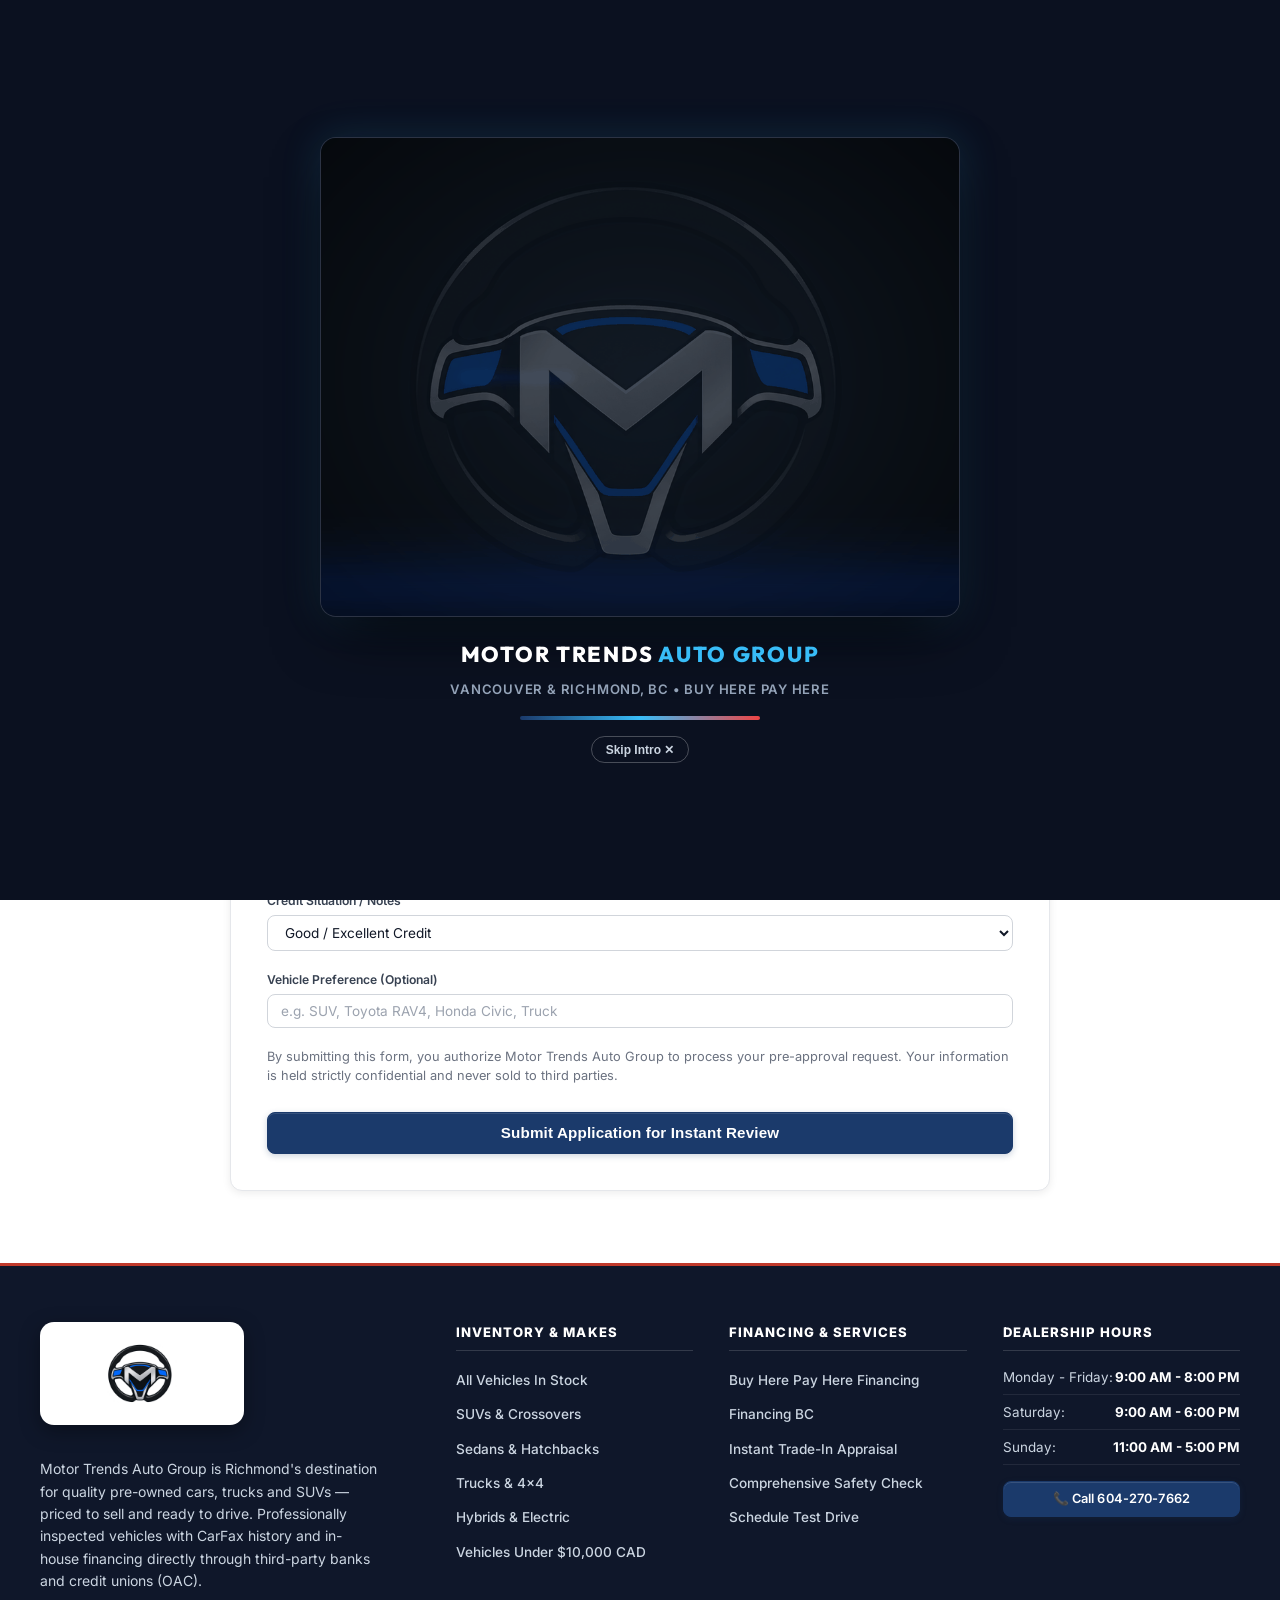
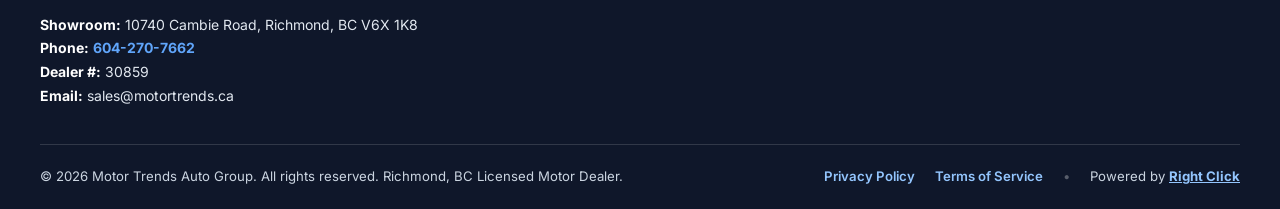
<file: financing.html>
<!DOCTYPE html>
<html lang="en">
<head>
  <meta charset="UTF-8">
  <meta name="viewport" content="width=device-width, initial-scale=1.0">
  <title>Car Financing Richmond BC | Buy Here Pay Here | Motor Trends Auto Group</title>
  <meta name="description" content="Get approved for car financing in Richmond BC regardless of credit. Buy Here Pay Here, subprime, first-time buyers, newcomers welcome. Motor Trends Auto Group. Dealer #30859. Call 604-270-7662.">
  <meta name="keywords" content="car financing Richmond BC, buy here pay here Richmond, bad credit car loan BC, subprime auto loan Richmond, no credit check car financing, car loan approval Richmond, used car financing BC, first time buyer car loan Richmond">
  <meta name="robots" content="index, follow, max-snippet:-1, max-image-preview:large, max-video-preview:-1">
  <meta name="author" content="Motor Trends Auto Group">
  <meta name="theme-color" content="#1B3A6B">
  <meta name="format-detection" content="telephone=yes">
  <link rel="canonical" href="https://www.motortrends.ca/financing">

  <!-- Geo & Local SEO Tags -->
  <meta name="geo.region" content="CA-BC">
  <meta name="geo.placename" content="Richmond, British Columbia">
  <meta name="geo.position" content="49.1822;-123.1256">
  <meta name="ICBM" content="49.1822, -123.1256">

  <!-- Open Graph / Facebook -->
  <meta property="og:type" content="website">
  <meta property="og:url" content="https://www.motortrends.ca/financing">
  <meta property="og:title" content="Car Financing Richmond BC | Motor Trends Auto Group">
  <meta property="og:description" content="All credit situations approved. Buy Here Pay Here financing at Motor Trends Auto Group, Richmond BC. Dealer #30859. Call 604-270-7662.">
  <meta property="og:image" content="https://www.motortrends.ca/images/logo.png">
  <meta property="og:image:width" content="1200">
  <meta property="og:image:height" content="630">
  <meta property="og:image:alt" content="Motor Trends Auto Group Financing Richmond BC">
  <meta property="og:locale" content="en_CA">
  <meta property="og:site_name" content="Motor Trends Auto Group">

  <!-- Twitter Card -->
  <meta name="twitter:card" content="summary_large_image">
  <meta name="twitter:title" content="Car Financing Richmond BC | Motor Trends Auto Group">
  <meta name="twitter:description" content="All credit situations approved. Buy Here Pay Here financing at Motor Trends Auto Group, Richmond BC. Dealer #30859.">
  <meta name="twitter:image" content="https://www.motortrends.ca/images/logo.png">
  <meta name="twitter:image:alt" content="Motor Trends Auto Group Financing Richmond BC">

  <link rel="icon" type="image/png" href="images/logo.png">
  <link rel="preload" href="css/style.css" as="style">
  <link rel="preload" href="images/logo.png" as="image">

  <!-- Google Fonts Optimization: DNS-Prefetch & Preconnect -->
  <link rel="dns-prefetch" href="https://fonts.googleapis.com">
  <link rel="dns-prefetch" href="https://fonts.gstatic.com">
  <link rel="preconnect" href="https://fonts.googleapis.com">
  <link rel="preconnect" href="https://fonts.gstatic.com" crossorigin>
  <link href="https://fonts.googleapis.com/css2?family=Inter:wght@400;500;600;700;800;900&family=Outfit:wght@500;600;700;800;900&display=swap" rel="stylesheet">
  
  <!-- CSS Stylesheet -->
  <link rel="stylesheet" href="css/style.css">

  <!-- JSON-LD Structured Data: Financing Service -->
  <script type="application/ld+json">
  {
    "@context": "https://schema.org",
    "@type": "FinancialProduct",
    "name": "Motor Trends Used Car Financing & Leasing OAC",
    "description": "Flexible automotive financing, leasing, subprime and in-house leasing options directly through third-party banks and credit unions OAC in Richmond, BC.",
    "provider": {
      "@type": "AutoDealer",
      "name": "Motor Trends Auto Group",
      "telephone": "+16042707662",
      "address": {
        "@type": "PostalAddress",
        "streetAddress": "10740 Cambie Road",
        "addressLocality": "Richmond",
        "addressRegion": "BC",
        "postalCode": "V6X 1K8",
        "addressCountry": "CA"
      }
    }
  }
  </script>
</head>
<body>

  <!-- Motor Trends Page Preloader -->
  <div id="mt-page-preloader" class="mt-page-preloader">
    <div class="mt-preloader-content">
      <div class="mt-preloader-gif-wrap">
        <img src="images/vw leo.gif" alt="Motor Trends Loading" class="mt-preloader-gif">
      </div>
      <div class="mt-preloader-brand">MOTOR TRENDS <span>AUTO GROUP</span></div>
      <div class="mt-preloader-subtext">VANCOUVER &amp; RICHMOND, BC • BUY HERE PAY HERE</div>
      <div class="mt-preloader-bar">
        <div class="mt-preloader-bar-fill"></div>
      </div>
    </div>
  </div>

  <!-- Top Bar -->
  <div class="top-bar">
    <div class="container">
      <div class="top-bar-left">
        <div class="top-bar-item">
          <svg width="14" height="14" viewBox="0 0 24 24" fill="none" stroke="currentColor" stroke-width="2"><path d="M21 10c0 7-9 13-9 13s-9-6-9-13a9 9 0 0 1 18 0z"></path><circle cx="12" cy="10" r="3"></circle></svg>
          <span class="dealer-top-address dealer-transition">10740 Cambie Road, Richmond, BC V6X 1K8</span>
        </div>
        <div class="top-bar-item">
          <span class="top-bar-badge">● Open Mon - Fri 9:00 AM - 8:00 PM, Sat 9:00 AM - 6:00 PM</span>
        </div>
      </div>
      <div class="top-bar-right">
        <div class="top-bar-item">
          <svg width="14" height="14" viewBox="0 0 24 24" fill="none" stroke="currentColor" stroke-width="2"><path d="M22 16.92v3a2 2 0 0 1-2.18 2 19.79 19.79 0 0 1-8.63-3.07 19.5 19.5 0 0 1-6-6 19.79 19.79 0 0 1-3.07-8.67A2 2 0 0 1 4.11 2h3a2 2 0 0 1 2 1.72 12.84 12.84 0 0 0 .7 2.81 2 2 0 0 1-.45 2.11L8.09 9.91a16 16 0 0 0 6 6l1.27-1.27a2 2 0 0 1 2.11-.45 12.84 12.84 0 0 0 2.81.7A2 2 0 0 1 22 16.92z"></path></svg>
          <span>Finance Hotline: <a href="tel:6042707662" class="dealer-top-phone dealer-transition" style="color: #fff; font-weight: 700;">604-270-7662</a></span>
        </div>
        <div class="top-bar-item lang-selector-container">
          <svg width="14" height="14" viewBox="0 0 24 24" fill="none" stroke="currentColor" stroke-width="2"><circle cx="12" cy="12" r="10"></circle><line x1="2" y1="12" x2="22" y2="12"></line><path d="M12 2a15.3 15.3 0 0 1 4 10 15.3 15.3 0 0 1-4 10 15.3 15.3 0 0 1-4-10 15.3 15.3 0 0 1 4-10z"></path></svg>
          <select class="lang-select" onchange="changeLanguage(this.value)">
            <option value="en">🇨🇦 English</option>
            <option value="fr">🇫🇷 Français</option>
            <option value="zh">🇨🇳 中文</option>
            <option value="hi">🇮🇳 हिन्दी</option>
            <option value="pa">🇮🇳 ਪੰਜਾਬੀ</option>
          </select>
        </div>
      </div>
    </div>
  </div>

  <!-- Header -->
  <header class="site-header">
    <div class="container">
      <div class="nav-wrapper">
        <a href="./" class="brand-logo" title="Motor Trends Auto Group">
          <div class="brand-logo-badge">
            <img src="images/logo-slideshow-hq.gif" alt="Motor Trends Auto Group" class="brand-logo-img">
          </div>
        </a>

        <ul class="nav-links">
          <li><a href="./" class="nav-link" data-i18n="nav_home">Home</a></li>
          <li><a href="inventory" class="nav-link" data-i18n="nav_inventory">Inventory</a></li>
          <li><a href="financing" class="nav-link active" data-i18n="nav_financing">Financing</a></li>
          <li><a href="sell-trade" class="nav-link" data-i18n="nav_sell_trade">Sell / Trade</a></li>
          <li><a href="./#about-us" class="nav-link" data-i18n="nav_about">About Us</a></li>
          <li><a href="contact" class="nav-link" data-i18n="nav_contact">Contact</a></li>
        </ul>

        <div class="nav-actions">
          <button type="button" class="btn-top-sound-toggle" id="btn-top-sound-toggle" title="Sound Effects: Click to Mute / Unmute" aria-label="Toggle Sound Effects">
            <span class="top-sound-icon">🔊</span>
          </button>
          <a href="inventory" class="btn btn-dark btn-sm btn-fav-count" title="Saved Vehicles">
            <svg width="18" height="18" viewBox="0 0 24 24" fill="none" stroke="currentColor" stroke-width="2"><path d="M20.84 4.61a5.5 5.5 0 0 0-7.78 0L12 5.67l-1.06-1.06a5.5 5.5 0 0 0-7.78 7.78l1.06 1.06L12 21.23l7.78-7.78 1.06-1.06a5.5 5.5 0 0 0 0-7.78z"></path></svg>
            <span class="fav-counter" style="display: none;">0</span>
          </a>
          <a href="inventory" class="btn btn-silver btn-sm">
            Browse All Cars
          </a>
          <button class="mobile-toggle" aria-label="Toggle navigation">
            <svg width="24" height="24" viewBox="0 0 24 24" fill="none" stroke="currentColor" stroke-width="2"><line x1="3" y1="12" x2="21" y2="12"></line><line x1="3" y1="6" x2="21" y2="6"></line><line x1="3" y1="18" x2="21" y2="18"></line></svg>
          </button>
        </div>
      </div>
    </div>
  </header>

  <!-- Main Content -->
  <main class="container" style="padding: 3rem 1.25rem 4.5rem;">
    <div class="page-hero">
      <span class="slide-pill" style="margin-bottom: 0.75rem;">IN-HOUSE FINANCING • PRIME &amp; SUBPRIME APPROVALS</span>
      <h1 class="page-title">
        USED CAR FINANCING IN BC<br>
        <span style="color: var(--blue);">FAST APPROVALS FOR EVERY BUDGET</span>
      </h1>
      <p class="page-subtitle">
        We provide financing, leasing, subprime and in house leasing options OAC
      </p>
      <div class="slide-dealer-info dealer-slide-info dealer-transition" style="margin: 1.5rem auto 0; width: fit-content;">
        <span>📍 10740 Cambie Road, Richmond, BC V6X 1K8</span>
        <span>•</span>
        <span>📞 <a href="tel:6042707662">604-270-7662</a></span>
      </div>
    </div>

    <!-- Pre-Approval Application Form -->
    <div id="preapproval" class="calc-card" style="max-width: 820px; margin: 0 auto; background: var(--white); border: 1.5px solid var(--border); border-radius: var(--radius-lg); padding: 2.25rem; box-shadow: var(--shadow-sm);">
      <div style="text-align: center; margin-bottom: 2rem;">
        <span class="badge badge-blue" style="margin-bottom: 0.5rem;">Fast &amp; Confidential • Direct Pre-Approval</span>
        <h2 style="font-size: 1.7rem; margin-bottom: 0.35rem; color: var(--gray-900);">Online Pre-Approval Application</h2>
      </div>

      <form id="finance-preapproval-form" style="display: flex; flex-direction: column; gap: 1.15rem;">
        <div class="form-row-2">
          <div class="form-group">
            <label class="form-label">First Legal Name *</label>
            <input type="text" id="fin-first-name" class="form-control" required placeholder="John">
          </div>
          <div class="form-group">
            <label class="form-label">Last Legal Name *</label>
            <input type="text" id="fin-last-name" class="form-control" required placeholder="Doe">
          </div>
        </div>

        <div class="form-row-2">
          <div class="form-group">
            <label class="form-label">Email Address *</label>
            <input type="email" id="fin-email" class="form-control" required placeholder="john@example.com">
          </div>
          <div class="form-group">
            <label class="form-label">Phone Number *</label>
            <input type="tel" id="fin-phone" class="form-control" required placeholder="(604) 270-7662">
          </div>
        </div>

        <div class="form-row-2">
          <div class="form-group">
            <label class="form-label">Employment / Income Status *</label>
            <select id="fin-emp" class="form-control" required>
              <option>Full-Time Employed</option>
              <option>Part-Time / Contract</option>
              <option>Self-Employed / Business</option>
              <option>New Immigrant to Canada</option>
              <option>Student / Work Permit</option>
              <option>Retired / Pension</option>
            </select>
          </div>
          <div class="form-group">
            <label class="form-label">Monthly Gross Income ($ CAD) *</label>
            <input type="number" id="fin-income" class="form-control" required placeholder="e.g. 4500">
          </div>
        </div>

        <div class="form-group">
          <label class="form-label">Credit Situation / Notes</label>
          <select id="fin-credit" class="form-control">
            <option>Good / Excellent Credit</option>
            <option>Fair / Average Credit</option>
            <option>Past Bankruptcy / Consumer Proposal</option>
            <option>No Credit History / First Time Buyer</option>
            <option>Newcomer / Work Permit</option>
          </select>
        </div>

        <div class="form-group">
          <label class="form-label">Vehicle Preference (Optional)</label>
          <input type="text" id="fin-vehicle" class="form-control" placeholder="e.g. SUV, Toyota RAV4, Honda Civic, Truck">
        </div>

        <div style="font-size: 0.8rem; color: var(--text-muted); line-height: 1.5;">
          By submitting this form, you authorize Motor Trends Auto Group to process your pre-approval request. Your information is held strictly confidential and never sold to third parties.
        </div>

        <button type="submit" id="fin-submit-btn" class="btn btn-blue btn-lg" style="width: 100%; margin-top: 0.5rem;">
          Submit Application for Instant Review
        </button>
      </form>
    </div>
  </main>

  <!-- Footer -->
  <footer class="site-footer">
    <div class="container">
      <div class="footer-grid">
        <div>
          <a href="./" class="brand-logo" style="margin-bottom: 1rem; display: inline-block;">
            <div class="footer-logo-badge">
              <img src="images/logo-slideshow-hq.gif" alt="Motor Trends Auto Group" class="footer-brand-logo-img">
            </div>
          </a>
          <p style="font-size: 0.875rem; color: var(--silver-400); line-height: 1.6; margin-bottom: 1.25rem; max-width: 340px;">
            Motor Trends Auto Group is Richmond&#39;s destination for quality pre-owned cars, trucks and SUVs &mdash; priced to sell and ready to drive. Professionally inspected vehicles with CarFax history and in-house financing directly through third-party banks and credit unions (OAC).
          </p>
          <div style="font-size: 0.875rem; color: var(--silver-300); line-height: 1.7;" class="dealer-footer-showroom dealer-transition">
            <strong>Showroom:</strong> 10740 Cambie Road, Richmond, BC V6X 1K8<br>
            <strong>Phone:</strong> <a href="tel:6042707662" style="color: #60a5fa; font-weight: 700;">604-270-7662</a><br>
            <strong>Dealer #:</strong> 30859<br>
            <strong>Email:</strong> sales@motortrends.ca
          </div>
        </div>

        <div>
          <div class="footer-col-title">Inventory & Makes</div>
          <ul class="footer-links">
            <li><a href="inventory">All Vehicles In Stock</a></li>
            <li><a href="inventory?bodyType=SUV">SUVs & Crossovers</a></li>
            <li><a href="inventory?bodyType=Sedan">Sedans & Hatchbacks</a></li>
            <li><a href="inventory?bodyType=Truck">Trucks & 4x4</a></li>
            <li><a href="inventory?fuelType=Hybrid">Hybrids & Electric</a></li>
            <li><a href="inventory?maxPrice=10000">Vehicles Under $10,000 CAD</a></li>
          </ul>
        </div>

        <div>
          <div class="footer-col-title" data-i18n="footer_services">Financing & Services</div>
          <ul class="footer-links">
            <li><a href="financing">Buy Here Pay Here Financing</a></li>
            <li><a href="financing">Financing BC</a></li>
            <li><a href="sell-trade">Instant Trade-In Appraisal</a></li>
            <li><a href="./#about-us">Comprehensive Safety Check</a></li>
            <li><a href="contact">Schedule Test Drive</a></li>
          </ul>
        </div>

        <div>
          <div class="footer-col-title" data-i18n="footer_hours">Dealership Hours</div>
          <ul class="footer-hours-list">
            <li class="footer-hours-item"><span>Monday - Friday:</span> <span>9:00 AM - 8:00 PM</span></li>
            <li class="footer-hours-item"><span>Saturday:</span> <span>9:00 AM - 6:00 PM</span></li>
            <li class="footer-hours-item"><span>Sunday:</span> <span>11:00 AM - 5:00 PM</span></li>
          </ul>
          <div style="margin-top: 1rem;">
            <a href="tel:6042707662" class="btn btn-blue btn-sm dealer-footer-phone-btn dealer-transition" style="width: 100%;">
              📞 Call 604-270-7662
            </a>
          </div>
        </div>
      </div>

      <div class="footer-bottom">
        <div data-i18n="footer_rights">© 2026 Motor Trends Auto Group. All rights reserved. Richmond, BC Licensed Motor Dealer.</div>
        <div style="display: flex; align-items: center; gap: 1.25rem; flex-wrap: wrap;">
          <a href="#" class="text-silver" data-i18n="footer_privacy">Privacy Policy</a>
          <a href="#" class="text-silver" data-i18n="footer_terms">Terms of Service</a>
          <span style="color: rgba(255,255,255,0.3);">•</span>
          <span style="color: #cbd5e1;">Powered by <a href="https://rightclickpro.ca" target="_blank" rel="noopener noreferrer" style="color: #60a5fa; font-weight: 700; text-decoration: underline;">Right Click</a></span>
        </div>
      </div>
    </div>
  </footer>

  <!-- Multi-Language Pack & Core Scripts -->
  <script src="js/i18n.js"></script>
  <script src="js/data.js"></script>
  <script src="js/financing.js"></script>
  <script src="js/app.js"></script>
</body>
</html>
</file>
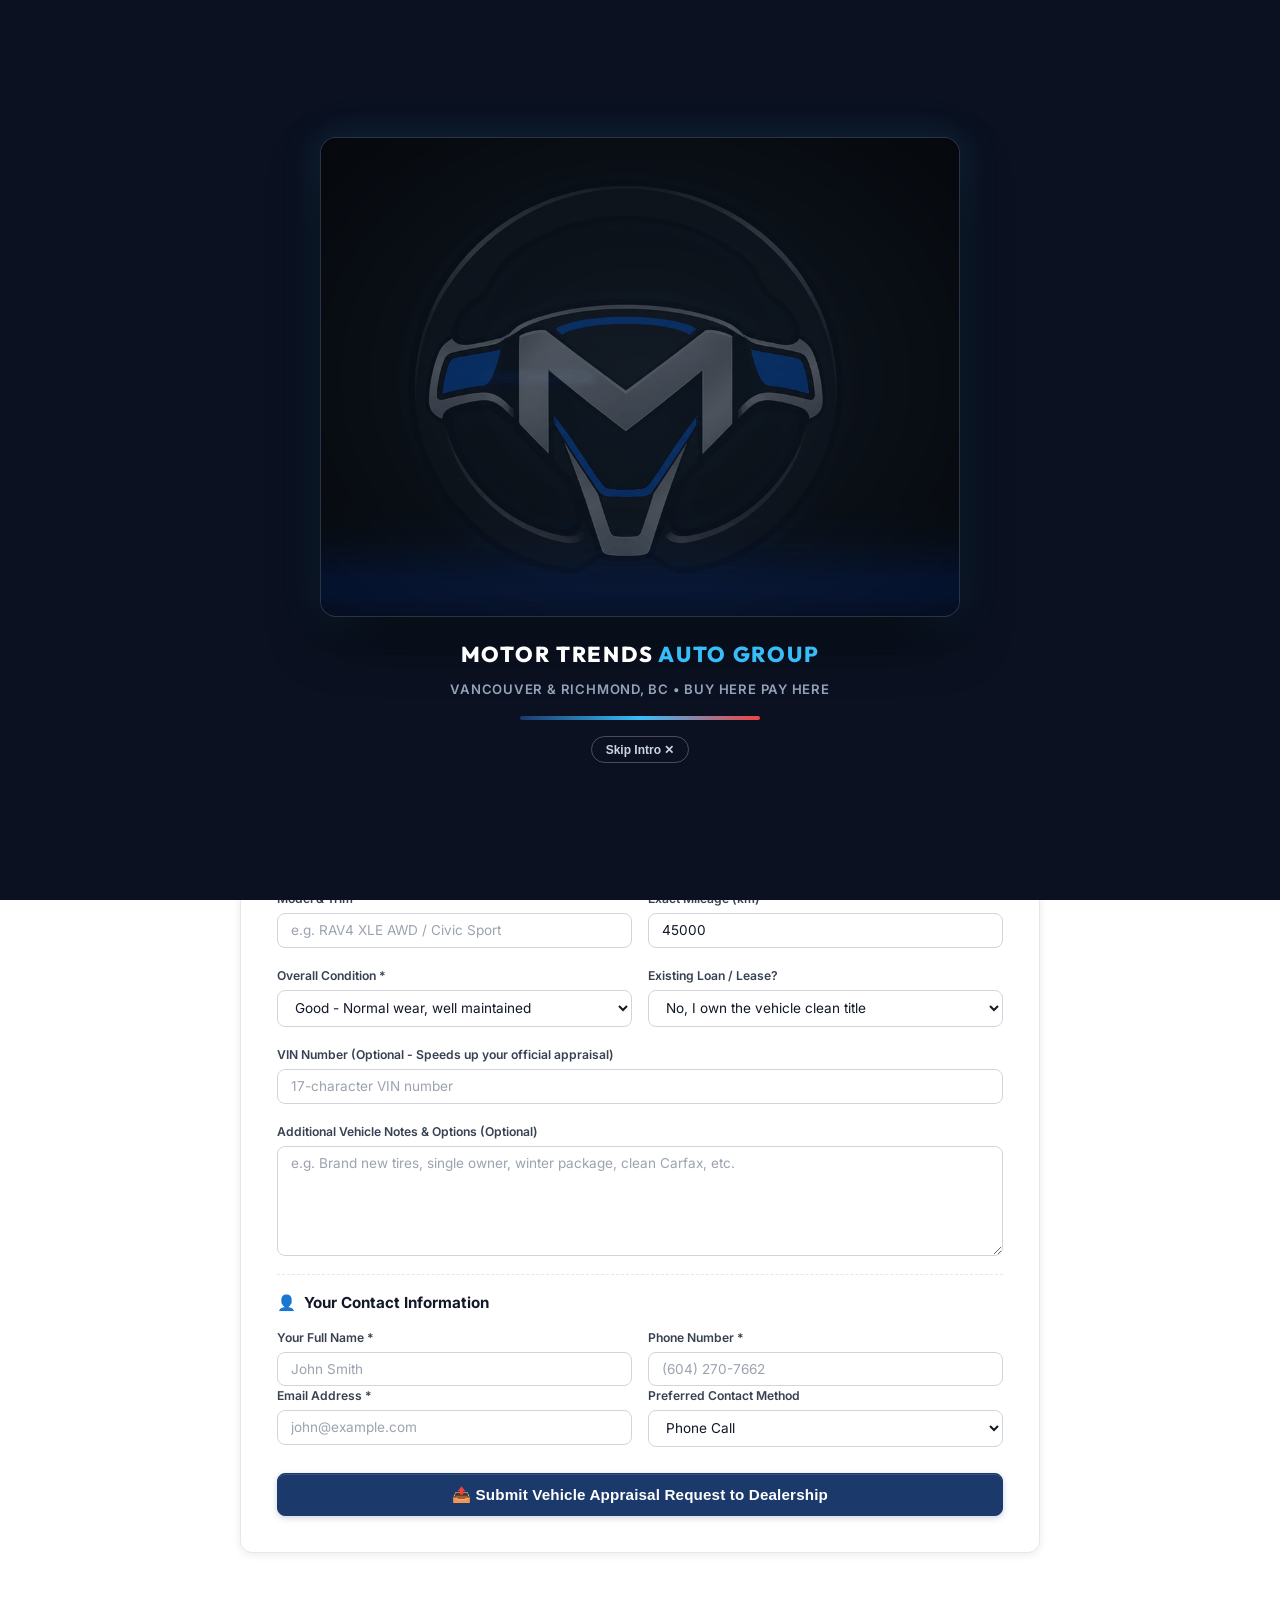
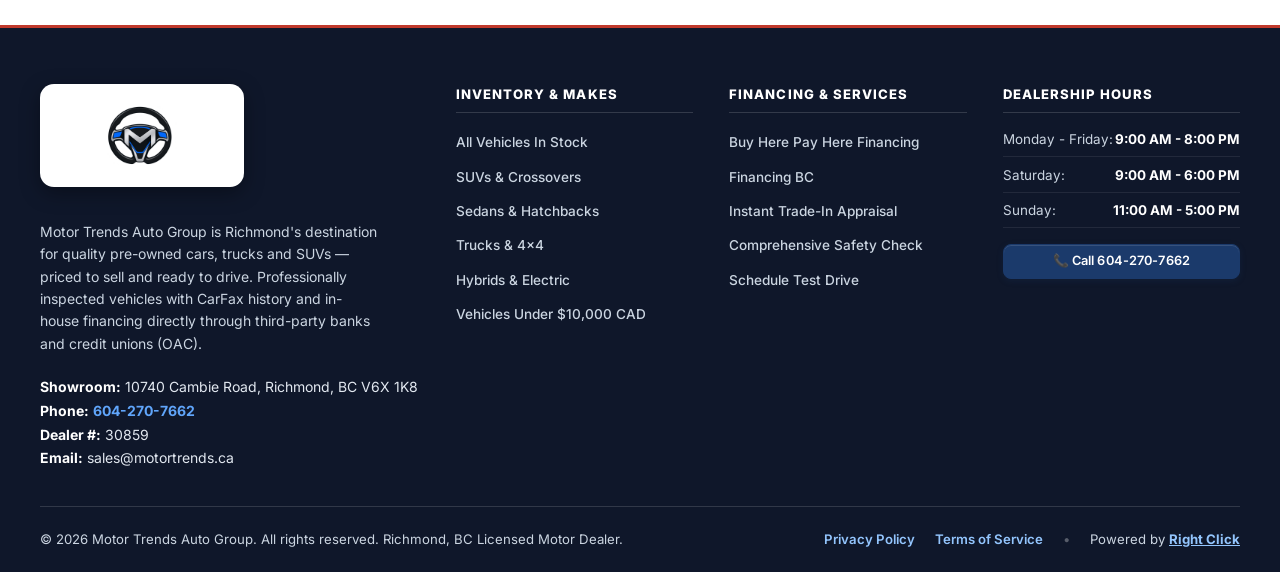
<file: sell-trade.html>
<!DOCTYPE html>
<html lang="en">
<head>
  <meta charset="UTF-8">
  <meta name="viewport" content="width=device-width, initial-scale=1.0">
  <title>Sell or Trade-In Your Vehicle | Motor Trends Auto Group Richmond BC</title>
  <meta name="description" content="Get an instant competitive cash offer or trade-in value for your car in Richmond BC. We buy all makes and models with same-day payment. Call 604-270-7662.">
  <meta name="keywords" content="sell car Richmond BC, trade in car value Richmond, cash for cars Richmond BC, sell my used car Vancouver, vehicle appraisal Richmond, trade in estimate BC">
  <meta name="robots" content="index, follow, max-snippet:-1, max-image-preview:large, max-video-preview:-1">
  <meta name="author" content="Motor Trends Auto Group">
  <meta name="theme-color" content="#1B3A6B">
  <meta name="format-detection" content="telephone=yes">
  <link rel="canonical" href="https://www.motortrends.ca/sell-trade">

  <!-- Geo & Local SEO Tags -->
  <meta name="geo.region" content="CA-BC">
  <meta name="geo.placename" content="Richmond, British Columbia">
  <meta name="geo.position" content="49.1822;-123.1256">
  <meta name="ICBM" content="49.1822, -123.1256">

  <!-- Open Graph / Facebook -->
  <meta property="og:type" content="website">
  <meta property="og:url" content="https://www.motortrends.ca/sell-trade">
  <meta property="og:title" content="Sell or Trade-In Your Vehicle | Motor Trends Auto Group Richmond BC">
  <meta property="og:description" content="Instant competitive cash offer or trade-in value for your vehicle in Richmond BC. Same-day payment. Dealer #30859. Call 604-270-7662.">
  <meta property="og:image" content="https://www.motortrends.ca/images/logo.png">
  <meta property="og:image:width" content="1200">
  <meta property="og:image:height" content="630">
  <meta property="og:image:alt" content="Motor Trends Auto Group Sell or Trade In Richmond BC">
  <meta property="og:locale" content="en_CA">
  <meta property="og:site_name" content="Motor Trends Auto Group">

  <!-- Twitter Card -->
  <meta name="twitter:card" content="summary_large_image">
  <meta name="twitter:title" content="Sell or Trade-In Your Vehicle | Motor Trends Auto Group">
  <meta name="twitter:description" content="Top dollar paid for all makes and models with same-day payment. 10740 Cambie Road, Richmond BC. Call 604-270-7662.">
  <meta name="twitter:image" content="https://www.motortrends.ca/images/logo.png">
  <meta name="twitter:image:alt" content="Motor Trends Auto Group Richmond BC">

  <link rel="icon" type="image/png" href="images/logo.png">
  <link rel="preload" href="css/style.css" as="style">
  <link rel="preload" href="images/logo.png" as="image">

  <!-- Google Fonts Optimization: DNS-Prefetch & Preconnect -->
  <link rel="dns-prefetch" href="https://fonts.googleapis.com">
  <link rel="dns-prefetch" href="https://fonts.gstatic.com">
  <link rel="preconnect" href="https://fonts.googleapis.com">
  <link rel="preconnect" href="https://fonts.gstatic.com" crossorigin>
  <link href="https://fonts.googleapis.com/css2?family=Inter:wght@400;500;600;700;800;900&family=Outfit:wght@500;600;700;800;900&display=swap" rel="stylesheet">
  
  <!-- CSS Stylesheet -->
  <link rel="stylesheet" href="css/style.css">

  <!-- JSON-LD Structured Data: Trade-In Service -->
  <script type="application/ld+json">
  {
    "@context": "https://schema.org",
    "@type": "Service",
    "name": "Vehicle Appraisal & Trade-In Service",
    "description": "Get top dollar for your vehicle in Richmond, BC with instant appraisal request forwarded directly to Motor Trends Auto Group.",
    "provider": {
      "@type": "AutoDealer",
      "name": "Motor Trends Auto Group",
      "telephone": "+16042707662",
      "address": {
        "@type": "PostalAddress",
        "streetAddress": "10740 Cambie Road",
        "addressLocality": "Richmond",
        "addressRegion": "BC",
        "postalCode": "V6X 1K8",
        "addressCountry": "CA"
      }
    }
  }
  </script>
</head>
<body>

  <!-- Motor Trends Page Preloader -->
  <div id="mt-page-preloader" class="mt-page-preloader">
    <div class="mt-preloader-content">
      <div class="mt-preloader-gif-wrap">
        <img src="images/vw leo.gif" alt="Motor Trends Loading" class="mt-preloader-gif">
      </div>
      <div class="mt-preloader-brand">MOTOR TRENDS <span>AUTO GROUP</span></div>
      <div class="mt-preloader-subtext">VANCOUVER &amp; RICHMOND, BC • BUY HERE PAY HERE</div>
      <div class="mt-preloader-bar">
        <div class="mt-preloader-bar-fill"></div>
      </div>
    </div>
  </div>

  <!-- Top Bar -->
  <div class="top-bar">
    <div class="container">
      <div class="top-bar-left">
        <div class="top-bar-item">
          <svg width="14" height="14" viewBox="0 0 24 24" fill="none" stroke="currentColor" stroke-width="2"><path d="M21 10c0 7-9 13-9 13s-9-6-9-13a9 9 0 0 1 18 0z"></path><circle cx="12" cy="10" r="3"></circle></svg>
          <span class="dealer-top-address dealer-transition">10740 Cambie Road, Richmond, BC V6X 1K8</span>
        </div>
        <div class="top-bar-item">
          <span class="top-bar-badge">● Open Mon - Fri 9:00 AM - 8:00 PM, Sat 9:00 AM - 6:00 PM</span>
        </div>
      </div>
      <div class="top-bar-right">
        <div class="top-bar-item">
          <svg width="14" height="14" viewBox="0 0 24 24" fill="none" stroke="currentColor" stroke-width="2"><path d="M22 16.92v3a2 2 0 0 1-2.18 2 19.79 19.79 0 0 1-8.63-3.07 19.5 19.5 0 0 1-6-6 19.79 19.79 0 0 1-3.07-8.67A2 2 0 0 1 4.11 2h3a2 2 0 0 1 2 1.72 12.84 12.84 0 0 0 .7 2.81 2 2 0 0 1-.45 2.11L8.09 9.91a16 16 0 0 0 6 6l1.27-1.27a2 2 0 0 1 2.11-.45 12.84 12.84 0 0 0 2.81.7A2 2 0 0 1 22 16.92z"></path></svg>
          <span>Appraisal Line: <a href="tel:6042707662" class="dealer-top-phone dealer-transition" style="color: #fff; font-weight: 700;">604-270-7662</a></span>
        </div>
        <div class="top-bar-item lang-selector-container">
          <svg width="14" height="14" viewBox="0 0 24 24" fill="none" stroke="currentColor" stroke-width="2"><circle cx="12" cy="12" r="10"></circle><line x1="2" y1="12" x2="22" y2="12"></line><path d="M12 2a15.3 15.3 0 0 1 4 10 15.3 15.3 0 0 1-4 10 15.3 15.3 0 0 1-4-10 15.3 15.3 0 0 1 4-10z"></path></svg>
          <select class="lang-select" onchange="changeLanguage(this.value)">
            <option value="en">🇨🇦 English</option>
            <option value="fr">🇫🇷 Français</option>
            <option value="zh">🇨🇳 中文</option>
            <option value="hi">🇮🇳 हिन्दी</option>
            <option value="pa">🇮🇳 ਪੰਜਾਬੀ</option>
          </select>
        </div>
      </div>
    </div>
  </div>

  <!-- Header -->
  <header class="site-header">
    <div class="container">
      <div class="nav-wrapper">
        <a href="./" class="brand-logo" title="Motor Trends Auto Group">
          <div class="brand-logo-badge">
            <img src="images/logo-slideshow-hq.gif" alt="Motor Trends Auto Group" class="brand-logo-img">
          </div>
        </a>

        <ul class="nav-links">
          <li><a href="./" class="nav-link" data-i18n="nav_home">Home</a></li>
          <li><a href="inventory" class="nav-link" data-i18n="nav_inventory">Inventory</a></li>
          <li><a href="financing" class="nav-link" data-i18n="nav_financing">Financing</a></li>
          <li><a href="sell-trade" class="nav-link active" data-i18n="nav_sell_trade">Sell / Trade</a></li>
          <li><a href="./#about-us" class="nav-link" data-i18n="nav_about">About Us</a></li>
          <li><a href="contact" class="nav-link" data-i18n="nav_contact">Contact</a></li>
        </ul>

        <div class="nav-actions">
          <button type="button" class="btn-top-sound-toggle" id="btn-top-sound-toggle" title="Sound Effects: Click to Mute / Unmute" aria-label="Toggle Sound Effects">
            <span class="top-sound-icon">🔊</span>
          </button>
          <a href="inventory" class="btn btn-dark btn-sm btn-fav-count" title="Saved Vehicles">
            <svg width="18" height="18" viewBox="0 0 24 24" fill="none" stroke="currentColor" stroke-width="2"><path d="M20.84 4.61a5.5 5.5 0 0 0-7.78 0L12 5.67l-1.06-1.06a5.5 5.5 0 0 0-7.78 7.78l1.06 1.06L12 21.23l7.78-7.78 1.06-1.06a5.5 5.5 0 0 0 0-7.78z"></path></svg>
            <span class="fav-counter" style="display: none;">0</span>
          </a>
          <a href="financing" class="btn btn-blue btn-sm">
            Financing
          </a>
          <button class="mobile-toggle" aria-label="Toggle navigation">
            <svg width="24" height="24" viewBox="0 0 24 24" fill="none" stroke="currentColor" stroke-width="2"><line x1="3" y1="12" x2="21" y2="12"></line><line x1="3" y1="6" x2="21" y2="6"></line><line x1="3" y1="18" x2="21" y2="18"></line></svg>
          </button>
        </div>
      </div>
    </div>
  </header>

  <!-- Main Section -->
  <main class="container" style="padding: 3rem 1.25rem 4.5rem;">
    <div class="page-hero">
      <span class="badge badge-green" style="margin-bottom: 0.75rem;">Fast • Transparent • Guaranteed Value</span>
      <h1 class="page-title">
        Get Top Dollar for Your Car.<br>
        <span class="text-gradient-silver">Sell for Cash or Trade-In Today.</span>
      </h1>
    </div>

    <!-- 3-Step Process Cards -->
    <div style="display: grid; grid-template-columns: repeat(auto-fit, minmax(240px, 1fr)); gap: 1.25rem; margin-bottom: 3.5rem;">
      <div class="trust-card">
        <div class="trust-icon-box" style="font-size: 1.25rem; font-weight: 800; background: var(--blue-light); color: var(--blue); width: 44px; height: 44px; border-radius: 50%; display: flex; align-items: center; justify-content: center; margin: 0 auto 0.75rem;">1</div>
        <h3 class="trust-title">Tell Us About Your Car</h3>
        <p class="trust-desc">Enter your vehicle year, make, model, mileage, and condition into our appraisal form below.</p>
      </div>

      <div class="trust-card">
        <div class="trust-icon-box" style="font-size: 1.25rem; font-weight: 800; background: var(--blue-light); color: var(--blue); width: 44px; height: 44px; border-radius: 50%; display: flex; align-items: center; justify-content: center; margin: 0 auto 0.75rem;">2</div>
        <h3 class="trust-title">Dealership Appraisal Review</h3>
        <p class="trust-desc">Our certified appraisal team cross-references live wholesale and regional BC retail market data.</p>
      </div>

      <div class="trust-card">
        <div class="trust-icon-box" style="font-size: 1.25rem; font-weight: 800; background: var(--blue-light); color: var(--blue); width: 44px; height: 44px; border-radius: 50%; display: flex; align-items: center; justify-content: center; margin: 0 auto 0.75rem;">3</div>
        <h3 class="trust-title">Get Paid or Trade Up</h3>
        <p class="trust-desc">Receive an official written cash offer or apply top-dollar equity directly toward your next vehicle.</p>
      </div>
    </div>

    <!-- Appraisal Form & Confirmation Container -->
    <div class="trade-in-card" style="max-width: 800px; margin: 0 auto; background: var(--white); border: 1.5px solid var(--border); border-radius: var(--radius-lg); padding: 2.25rem; box-shadow: var(--shadow-sm);">
      <div id="appraisal-form-header">
        <div style="display: flex; align-items: center; justify-content: space-between; margin-bottom: 0.5rem; flex-wrap: wrap; gap: 0.5rem;">
          <h2 style="font-size: 1.45rem; color: var(--gray-900); font-weight: 800; margin: 0;">Vehicle Trade-In &amp; Appraisal Form</h2>
          <span class="badge badge-blue">Dealer Direct Review</span>
        </div>
        <p style="color: var(--text-muted); font-size: 0.875rem; margin-bottom: 1.5rem;">
          Submit your vehicle details directly to our appraisal managers at Motor Trends. We will review your submission and contact you within 30 minutes with an official competitive valuation.
        </p>
      </div>

      <form id="trade-in-estimator-form" style="display: flex; flex-direction: column; gap: 1.15rem;">
        <div class="form-row-2">
          <div class="form-group">
            <label class="form-label">Vehicle Year *</label>
            <select id="trade-year" class="form-control" required>
              <option value="2025">2025</option>
              <option value="2024">2024</option>
              <option value="2023">2023</option>
              <option value="2022">2022</option>
              <option value="2021" selected>2021</option>
              <option value="2020">2020</option>
              <option value="2019">2019</option>
              <option value="2018">2018</option>
              <option value="2017">2017</option>
              <option value="2016">2016</option>
              <option value="2015">2015</option>
              <option value="2014">2014</option>
              <option value="2013">2013 &amp; Older</option>
            </select>
          </div>
          <div class="form-group">
            <label class="form-label">Vehicle Make *</label>
            <select id="trade-make" class="form-control" required>
              <option value="Toyota">Toyota</option>
              <option value="Honda">Honda</option>
              <option value="Ford">Ford</option>
              <option value="Hyundai">Hyundai</option>
              <option value="Mazda">Mazda</option>
              <option value="Chevrolet">Chevrolet</option>
              <option value="Nissan">Nissan</option>
              <option value="Subaru">Subaru</option>
              <option value="Tesla">Tesla</option>
              <option value="BMW">BMW</option>
              <option value="Mercedes-Benz">Mercedes-Benz</option>
              <option value="Audi">Audi</option>
              <option value="Jeep">Jeep</option>
              <option value="Lexus">Lexus</option>
              <option value="Kia">Kia</option>
              <option value="Volkswagen">Volkswagen</option>
              <option value="Other">Other Make</option>
            </select>
          </div>
        </div>

        <div class="form-row-2">
          <div class="form-group">
            <label class="form-label">Model &amp; Trim *</label>
            <input type="text" id="trade-model" class="form-control" required placeholder="e.g. RAV4 XLE AWD / Civic Sport">
          </div>
          <div class="form-group">
            <label class="form-label">Exact Mileage (km) *</label>
            <input type="number" id="trade-mileage" class="form-control" value="45000" required placeholder="e.g. 45000">
          </div>
        </div>

        <div class="form-row-2">
          <div class="form-group">
            <label class="form-label">Overall Condition *</label>
            <select id="trade-condition" class="form-control" required>
              <option value="Excellent">Excellent - Like new, pristine interior/exterior</option>
              <option value="Good" selected>Good - Normal wear, well maintained</option>
              <option value="Fair">Fair - Some mechanical or cosmetic work needed</option>
            </select>
          </div>
          <div class="form-group">
            <label class="form-label">Existing Loan / Lease?</label>
            <select id="trade-loan" class="form-control">
              <option value="No, Clean Title">No, I own the vehicle clean title</option>
              <option value="Yes, Active Loan">Yes, I have an active auto loan</option>
              <option value="Yes, Active Lease">Yes, vehicle is currently leased</option>
            </select>
          </div>
        </div>

        <div class="form-group">
          <label class="form-label">VIN Number (Optional - Speeds up your official appraisal)</label>
          <input type="text" id="trade-vin" class="form-control" placeholder="17-character VIN number">
        </div>

        <div class="form-group">
          <label class="form-label">Additional Vehicle Notes &amp; Options (Optional)</label>
          <textarea id="trade-notes" class="form-control" rows="2" placeholder="e.g. Brand new tires, single owner, winter package, clean Carfax, etc."></textarea>
        </div>

        <!-- Customer Contact Details for Dealership Email Delivery -->
        <div style="padding-top: 1rem; border-top: 1px dashed var(--border);">
          <div style="font-size: 0.95rem; font-weight: 700; color: var(--gray-900); margin-bottom: 0.75rem; display: flex; align-items: center; gap: 0.5rem;">
            <span>👤</span> Your Contact Information
          </div>
          <div class="form-row-2">
            <div class="form-group">
              <label class="form-label">Your Full Name *</label>
              <input type="text" id="trade-name" class="form-control" required placeholder="John Smith">
            </div>
            <div class="form-group">
              <label class="form-label">Phone Number *</label>
              <input type="tel" id="trade-phone" class="form-control" required placeholder="(604) 270-7662">
            </div>
          </div>
          <div class="form-row-2">
            <div class="form-group">
              <label class="form-label">Email Address *</label>
              <input type="email" id="trade-email" class="form-control" required placeholder="john@example.com">
            </div>
            <div class="form-group">
              <label class="form-label">Preferred Contact Method</label>
              <select id="trade-pref-contact" class="form-control">
                <option value="Phone Call">Phone Call</option>
                <option value="SMS Text">SMS / Text Message</option>
                <option value="Email">Email</option>
              </select>
            </div>
          </div>
        </div>

        <button type="submit" id="trade-submit-btn" class="btn btn-blue btn-lg" style="margin-top: 0.5rem; width: 100%; font-weight: 800;">
          📤 Submit Vehicle Appraisal Request to Dealership
        </button>
      </form>

      <!-- Professional Submission Confirmation Card (Replaces estimate calculation) -->
      <div id="trade-in-result-card" style="display: none; margin-top: 1.5rem; background: #F0FDF4; padding: 2.25rem 1.75rem; border-radius: var(--radius-lg); border: 2px solid #86EFAC; text-align: center;">
        <div style="width: 58px; height: 58px; background: #22C55E; color: #fff; border-radius: 50%; display: flex; align-items: center; justify-content: center; font-size: 1.85rem; margin: 0 auto 1rem; box-shadow: 0 4px 14px rgba(34,197,94,0.35);">
          ✓
        </div>
        <span class="badge badge-green" style="margin-bottom: 0.75rem;">Appraisal Request Submitted</span>
        <h3 id="appraisal-confirm-title" style="font-size: 1.6rem; font-weight: 800; color: #0F172A; margin-bottom: 0.5rem;">
          Thank You! Your Appraisal Request Has Been Received.
        </h3>
        <p id="appraisal-confirm-msg" style="color: #374151; font-size: 0.95rem; line-height: 1.6; max-width: 620px; margin: 0 auto 1.5rem;">
          Your vehicle details have been transmitted directly to our appraisal managers at Motor Trends Richmond (<strong style="color: #1B3A6B;">sales@motortrends.ca</strong>).
        </p>

        <div style="background: #FFFFFF; border: 1px solid #D1FAE5; border-radius: var(--radius-md); padding: 1.25rem; max-width: 560px; margin: 0 auto 1.5rem; text-align: left; font-size: 0.88rem; color: #374151;">
          <div style="display: grid; grid-template-columns: 1fr 1fr; gap: 0.5rem 1rem;">
            <div><strong style="color: #0F172A;">Vehicle:</strong> <span id="confirm-vehicle-text">2021 Toyota RAV4</span></div>
            <div><strong style="color: #0F172A;">Mileage:</strong> <span id="confirm-mileage-text">45,000 km</span></div>
            <div><strong style="color: #0F172A;">Condition:</strong> <span id="confirm-condition-text">Good</span></div>
            <div><strong style="color: #0F172A;">Dealership:</strong> 10740 Cambie Rd, Richmond</div>
          </div>
          <div style="margin-top: 0.75rem; padding-top: 0.75rem; border-top: 1px solid #E5E7EB; font-size: 0.8rem; color: #6B7280;">
            ⏱️ Expected Response Time: <strong>Within 30 minutes during business hours</strong>.
          </div>
        </div>
        
        <div style="display: flex; gap: 1rem; justify-content: center; flex-wrap: wrap;">
          <a href="inventory" class="btn btn-blue">
            🚗 Browse Current Inventory
          </a>
          <a href="tel:6042707662" class="btn btn-outline" style="border-color: #059669; color: #059669;">
            📞 Call Appraisal Desk: 604-270-7662
          </a>
        </div>
      </div>
    </div>
  </main>

  <!-- Footer -->
  <footer class="site-footer">
    <div class="container">
      <div class="footer-grid">
        <div>
          <a href="./" class="brand-logo" style="margin-bottom: 1rem; display: inline-block;">
            <div class="footer-logo-badge">
              <img src="images/logo-slideshow-hq.gif" alt="Motor Trends Auto Group" class="footer-brand-logo-img">
            </div>
          </a>
          <p style="font-size: 0.875rem; color: var(--silver-400); line-height: 1.6; margin-bottom: 1.25rem; max-width: 340px;">
            Motor Trends Auto Group is Richmond&#39;s destination for quality pre-owned cars, trucks and SUVs &mdash; priced to sell and ready to drive. Professionally inspected vehicles with CarFax history and in-house financing directly through third-party banks and credit unions (OAC).
          </p>
          <div style="font-size: 0.875rem; color: var(--silver-300); line-height: 1.7;" class="dealer-footer-showroom dealer-transition">
            <strong>Showroom:</strong> 10740 Cambie Road, Richmond, BC V6X 1K8<br>
            <strong>Phone:</strong> <a href="tel:6042707662" style="color: #60a5fa; font-weight: 700;">604-270-7662</a><br>
            <strong>Dealer #:</strong> 30859<br>
            <strong>Email:</strong> sales@motortrends.ca
          </div>
        </div>

        <div>
          <div class="footer-col-title">Inventory & Makes</div>
          <ul class="footer-links">
            <li><a href="inventory">All Vehicles In Stock</a></li>
            <li><a href="inventory?bodyType=SUV">SUVs & Crossovers</a></li>
            <li><a href="inventory?bodyType=Sedan">Sedans & Hatchbacks</a></li>
            <li><a href="inventory?bodyType=Truck">Trucks & 4x4</a></li>
            <li><a href="inventory?fuelType=Hybrid">Hybrids & Electric</a></li>
            <li><a href="inventory?maxPrice=10000">Vehicles Under $10,000 CAD</a></li>
          </ul>
        </div>

        <div>
          <div class="footer-col-title" data-i18n="footer_services">Financing & Services</div>
          <ul class="footer-links">
            <li><a href="financing">Buy Here Pay Here Financing</a></li>
            <li><a href="financing">Financing BC</a></li>
            <li><a href="sell-trade">Instant Trade-In Appraisal</a></li>
            <li><a href="./#about-us">Comprehensive Safety Check</a></li>
            <li><a href="contact">Schedule Test Drive</a></li>
          </ul>
        </div>

        <div>
          <div class="footer-col-title" data-i18n="footer_hours">Dealership Hours</div>
          <ul class="footer-hours-list">
            <li class="footer-hours-item"><span>Monday - Friday:</span> <span>9:00 AM - 8:00 PM</span></li>
            <li class="footer-hours-item"><span>Saturday:</span> <span>9:00 AM - 6:00 PM</span></li>
            <li class="footer-hours-item"><span>Sunday:</span> <span>11:00 AM - 5:00 PM</span></li>
          </ul>
          <div style="margin-top: 1rem;">
            <a href="tel:6042707662" class="btn btn-blue btn-sm dealer-footer-phone-btn dealer-transition" style="width: 100%;">
              📞 Call 604-270-7662
            </a>
          </div>
        </div>
      </div>

      <div class="footer-bottom">
        <div data-i18n="footer_rights">© 2026 Motor Trends Auto Group. All rights reserved. Richmond, BC Licensed Motor Dealer.</div>
        <div style="display: flex; align-items: center; gap: 1.25rem; flex-wrap: wrap;">
          <a href="#" class="text-silver" data-i18n="footer_privacy">Privacy Policy</a>
          <a href="#" class="text-silver" data-i18n="footer_terms">Terms of Service</a>
          <span style="color: rgba(255,255,255,0.3);">•</span>
          <span style="color: #cbd5e1;">Powered by <a href="https://rightclickpro.ca" target="_blank" rel="noopener noreferrer" style="color: #60a5fa; font-weight: 700; text-decoration: underline;">Right Click</a></span>
        </div>
      </div>
    </div>
  </footer>

  <!-- Multi-Language Pack & Core Scripts -->
  <script src="js/i18n.js"></script>
  <script src="js/data.js"></script>
  <script src="js/tradein.js"></script>
  <script src="js/app.js"></script>
</body>
</html>
</file>
<file: css/style.css>
/* ================================================================
   Motor Trends Auto Group — Clean Light Theme
   White Background | Navy Blue | Red Accent | Silver
   Simple. Clean. Professional.
================================================================ */

:root {
  /* Brand */
  --blue:        #1B3A6B;
  --blue-mid:    #2352A0;
  --blue-light:  #EBF0F8;
  --red:         #C0392B;
  --red-hover:   #A93226;
  --red-light:   #FDF2F1;

  /* Neutrals */
  --white:       #FFFFFF;
  --off-white:   #F8F9FA;
  --gray-50:     #F3F4F6;
  --gray-100:    #E5E7EB;
  --gray-200:    #D1D5DB;
  --gray-300:    #B0B8C4;
  --gray-400:    #9CA3AF;
  --gray-500:    #6B7280;
  --gray-700:    #374151;
  --gray-900:    #111827;
  --silver:      #C8CACE;
  --silver-100:  #F1F5F9;
  --silver-200:  #E2E8F0;
  --silver-300:  #CBD5E1;
  --silver-400:  #94A3B8;
  --silver-500:  #64748B;

  /* Surfaces */
  --bg-primary:   var(--white);
  --bg-secondary: var(--off-white);
  --bg-card:      var(--white);
  --bg-input:     var(--white);

  /* Text */
  --text-primary:   var(--gray-900);
  --text-secondary: var(--gray-700);
  --text-muted:     var(--gray-500);
  --text-light:     var(--gray-400);

  /* Borders */
  --border:        var(--gray-100);
  --border-md:     var(--gray-200);
  --border-strong: var(--gray-400);

  /* Shadows */
  --shadow-xs: 0 1px 3px rgba(0,0,0,0.07);
  --shadow-sm: 0 2px 8px rgba(0,0,0,0.08);
  --shadow-md: 0 4px 20px rgba(0,0,0,0.10);
  --shadow-lg: 0 8px 32px rgba(0,0,0,0.12);

  /* Typography */
  --font-sans:    'Inter', system-ui, -apple-system, 'Segoe UI', sans-serif;
  --font-heading: 'Outfit', 'Inter', sans-serif;

  /* Layout */
  --radius-sm:     4px;
  --radius-md:     8px;
  --radius-lg:     12px;
  --radius-xl:     18px;
  --radius-full:   9999px;
  --container-max: 1240px;
  --header-height: 80px;
  --transition:    0.2s ease;
}

/* ----------------------------------------------------------------
   Reset & Base
---------------------------------------------------------------- */
*, *::before, *::after { box-sizing: border-box; margin: 0; padding: 0; }
html { scroll-behavior: smooth; font-size: 16px; }
body {
  font-family: var(--font-sans);
  background: var(--bg-primary);
  color: var(--text-primary);
  line-height: 1.6;
  min-height: 100vh;
  display: flex;
  flex-direction: column;
  overflow-x: hidden;
  -webkit-font-smoothing: antialiased;
}
h1,h2,h3,h4,h5,h6 {
  font-family: var(--font-heading);
  color: var(--gray-900);
  line-height: 1.25;
  font-weight: 700;
  letter-spacing: -0.01em;
}
a { color: var(--blue); text-decoration: none; transition: color var(--transition); }
a:hover { color: var(--blue-mid); }
img { max-width: 100%; height: auto; display: block; }
ul { list-style: none; }
main { flex: 1; }

.container {
  width: 100%;
  max-width: var(--container-max);
  margin: 0 auto;
  padding: 0 1.25rem;
}

/* ----------------------------------------------------------------
   Buttons
---------------------------------------------------------------- */
.btn {
  display: inline-flex;
  align-items: center;
  justify-content: center;
  gap: 0.45rem;
  padding: 0.6rem 1.25rem;
  border-radius: var(--radius-md);
  font-size: 0.875rem;
  font-weight: 600;
  cursor: pointer;
  border: 1.5px solid transparent;
  transition: all var(--transition);
  text-decoration: none;
  white-space: nowrap;
}
.btn-blue, .btn-primary {
  background: var(--blue); color: #fff; border-color: var(--blue);
}
.btn-blue:hover, .btn-primary:hover {
  background: var(--blue-mid); border-color: var(--blue-mid); color: #fff;
  transform: translateY(-1px); box-shadow: 0 4px 12px rgba(27,58,107,0.22);
}
.btn-red {
  background: var(--red); color: #fff; border-color: var(--red);
}
.btn-red:hover {
  background: var(--red-hover); border-color: var(--red-hover); color: #fff;
  transform: translateY(-1px);
}
.btn-outline {
  background: transparent; color: var(--blue); border-color: var(--blue);
}
.btn-outline:hover { background: var(--blue); color: #fff; }
.btn-outline-red {
  background: transparent; color: var(--red); border-color: var(--red);
}
.btn-outline-red:hover { background: var(--red); color: #fff; }
.btn-white {
  background: #fff; color: var(--blue); border-color: #fff;
}
.btn-white:hover { background: var(--blue-light); }
.btn-silver, .btn-ghost, .btn-dark {
  background: var(--gray-50); color: var(--gray-900); border-color: var(--border-md);
}
.btn-silver:hover, .btn-ghost:hover, .btn-dark:hover {
  background: var(--gray-100); border-color: var(--border-strong);
}
.btn-sm  { padding: 0.4rem 0.85rem; font-size: 0.8rem; }
.btn-lg  { padding: 0.72rem 1.6rem; font-size: 0.95rem; }
.btn-icon { width: 36px; height: 36px; padding: 0; }

/* ----------------------------------------------------------------
   Badges
---------------------------------------------------------------- */
.badge, .v-badge {
  display: inline-flex;
  align-items: center;
  gap: 0.25rem;
  padding: 0.18rem 0.55rem;
  border-radius: var(--radius-sm);
  font-size: 0.68rem;
  font-weight: 700;
  text-transform: uppercase;
  letter-spacing: 0.04em;
}
.badge-blue,  .v-badge-blue    { background: var(--blue-light); color: var(--blue); }
.badge-red,   .v-badge-new     { background: var(--red);        color: #fff; }
.badge-green, .v-badge-success { background: #ECFDF5;           color: #065F46; }
.badge-silver,.v-badge-dark    { background: var(--gray-100);   color: var(--gray-700); }
.badge-amber, .v-badge-warning { background: #FFFBEB;           color: #92400E; }

/* ----------------------------------------------------------------
   Top Bar
---------------------------------------------------------------- */
.top-bar {
  background: var(--blue);
  color: rgba(255,255,255,0.88);
  font-size: 0.78rem;
  padding: 0.42rem 0;
  border-bottom: 2px solid var(--red);
}
.top-bar .container {
  display: flex;
  justify-content: space-between;
  align-items: center;
  flex-wrap: wrap;
  gap: 0.4rem;
}
.top-bar-left, .top-bar-right {
  display: flex; align-items: center; gap: 1.1rem;
}
.top-bar-item {
  display: flex; align-items: center; gap: 0.3rem;
  color: rgba(255,255,255,0.85);
}
.top-bar-item a { color: #fff; font-weight: 700; }
.top-bar-item a:hover { color: var(--gray-200); }
.top-bar-item svg { opacity: 0.7; flex-shrink: 0; }

.top-bar-badge {
  background: var(--red);
  color: #fff;
  padding: 0.08rem 0.45rem;
  border-radius: var(--radius-sm);
  font-size: 0.7rem;
  font-weight: 700;
}
.dealer-tag {
  display: inline-flex;
  align-items: center;
  background: rgba(255,255,255,0.15);
  color: #fff;
  border: 1px solid rgba(255,255,255,0.28);
  font-size: 0.66rem;
  padding: 0.04rem 0.38rem;
  border-radius: 3px;
  font-weight: 700;
  letter-spacing: 0.04em;
  margin-left: 0.28rem;
}
.lang-select {
  background: rgba(255,255,255,0.1);
  color: #fff;
  border: 1px solid rgba(255,255,255,0.22);
  border-radius: 4px;
  padding: 0.14rem 0.4rem;
  font-size: 0.76rem;
  cursor: pointer;
  outline: none;
}
.lang-select option { background: var(--blue); }
.lang-selector-container { display: inline-flex; align-items: center; gap: 0.3rem; }
.dealer-transition { transition: opacity 0.3s ease; }
.dealer-transition.dealer-fading { opacity: 0; }

/* ----------------------------------------------------------------
   Header / Navigation
---------------------------------------------------------------- */
.site-header {
  position: sticky;
  top: 0;
  z-index: 1000;
  background: var(--white);
  border-bottom: 1px solid var(--border);
  height: var(--header-height);
  display: flex;
  align-items: center;
  box-shadow: var(--shadow-xs);
}
.nav-wrapper {
  display: flex;
  align-items: center;
  justify-content: space-between;
  width: 100%;
}

/* Logo */
.brand-logo {
  display: flex; align-items: center; gap: 0.5rem; text-decoration: none;
}
.brand-logo-badge {
  background: transparent; padding: 0; border: none; box-shadow: none;
  display: inline-flex; align-items: center;
}
.brand-logo-img { height: 72px; max-height: 72px; width: auto; object-fit: contain; }

/* Footer Logo Badge & Image */
.footer-logo-badge {
  background: #ffffff;
  padding: 13px 26px;
  border-radius: 14px;
  display: inline-flex;
  align-items: center;
  justify-content: center;
  border: 1.5px solid rgba(255, 255, 255, 0.55);
  box-shadow: 0 6px 20px rgba(0, 0, 0, 0.35);
  transition: transform 0.2s ease, box-shadow 0.2s ease;
  margin-bottom: 1.1rem;
}
.footer-logo-badge:hover {
  transform: translateY(-2px);
  box-shadow: 0 8px 24px rgba(0, 0, 0, 0.45);
}
.footer-brand-logo-img {
  height: 75px;
  max-height: 80px;
  width: auto;
  max-width: 310px;
  object-fit: contain;
  display: block;
}

/* Nav links */
.nav-links {
  display: flex; align-items: center; gap: 0.2rem; margin: 0 0.75rem;
}
.nav-link {
  font-size: 0.85rem;
  font-weight: 500;
  color: var(--gray-700);
  padding: 0.38rem 0.6rem;
  border-radius: var(--radius-md);
  transition: all var(--transition);
  white-space: nowrap;
  display: inline-block;
}
.nav-link:hover { color: var(--blue); background: var(--blue-light); }
.nav-link.active {
  color: var(--blue);
  font-weight: 700;
  position: relative;
}
.nav-link.active::after {
  content: '';
  display: block;
  height: 2px;
  background: var(--red);
  border-radius: 2px;
  margin-top: 2px;
}
.nav-actions { display: flex; align-items: center; gap: 0.45rem; }
.btn-fav-count { position: relative; }
.fav-counter {
  position: absolute; top: -4px; right: -4px;
  background: var(--red); color: #fff;
  font-size: 0.6rem; font-weight: 700;
  width: 15px; height: 15px;
  border-radius: 50%;
  display: flex; align-items: center; justify-content: center;
}
.mobile-toggle {
  display: none;
  background: transparent;
  border: 1px solid var(--border-md);
  color: var(--gray-700);
  cursor: pointer;
  padding: 0.38rem;
  border-radius: var(--radius-md);
}

/* ----------------------------------------------------------------
   Preloader
---------------------------------------------------------------- */
.mt-page-preloader {
  position: fixed; inset: 0;
  background: var(--white);
  display: flex; align-items: center; justify-content: center;
  z-index: 99999;
  transition: opacity 0.35s cubic-bezier(0.4, 0, 0.2, 1);
  pointer-events: auto;
}
.mt-page-preloader.hidden,
.mt-page-preloader.preloader-hidden,
.preloader-hidden {
  opacity: 0 !important;
  pointer-events: none !important;
  visibility: hidden !important;
}
.mt-preloader-content {
  text-align: center;
  display: flex; flex-direction: column; align-items: center; gap: 1.1rem;
}
.mt-preloader-gif-wrap {
  width: auto;
  max-width: 320px;
  height: auto;
  display: flex;
  align-items: center;
  justify-content: center;
  background: transparent !important;
  border: none !important;
  border-radius: 0 !important;
  box-shadow: none !important;
  margin-bottom: 0.5rem;
}
.mt-preloader-gif {
  width: 293px;
  height: auto;
  max-width: 90vw;
  object-fit: contain;
  image-rendering: auto;
  border: none !important;
  border-radius: 0 !important;
  box-shadow: none !important;
}
.mt-preloader-bar {
  width: 190px; height: 3px;
  background: var(--gray-100); border-radius: 3px; overflow: hidden;
}
.mt-preloader-bar-fill {
  height: 100%; width: 0;
  background: linear-gradient(90deg, var(--blue), var(--red));
  border-radius: 3px;
  animation: preloaderFill 0.75s ease forwards;
}
@keyframes preloaderFill { to { width: 100%; } }
.mt-preloader-brand {
  font-family: var(--font-heading);
  font-weight: 800; font-size: 0.95rem;
  letter-spacing: 0.1em; color: var(--blue); text-transform: uppercase;
}
.mt-preloader-brand span { color: var(--red); }
.mt-preloader-subtext { font-size: 0.7rem; color: var(--text-muted); letter-spacing: 0.1em; }

/* ----------------------------------------------------------------
   Hero Slideshow
---------------------------------------------------------------- */
.hero-slider-section {
  position: relative;
  background: var(--blue);
  overflow: hidden;
}
.hero-common-backdrop {
  position: absolute; inset: 0;
  background-size: cover; background-position: center;
  z-index: 0; filter: brightness(0.28);
}
.hero-backdrop-overlay {
  position: absolute; inset: 0;
  background: linear-gradient(
    90deg,
    rgba(27,58,107,0.96) 0%,
    rgba(27,58,107,0.80) 42%,
    rgba(27,58,107,0.45) 75%,
    rgba(27,58,107,0.70) 100%
  );
  z-index: 1;
}
.hero-slider {
  position: relative;
  width: 100%;
  min-height: 560px;
  height: 66vh;
  max-height: 700px;
  overflow: hidden;
  z-index: 2;
}
@media (max-width: 992px) {
  .hero-slider { min-height: 760px; height: auto; max-height: none; }
}

.hero-slide {
  position: absolute; inset: 0;
  opacity: 0; visibility: hidden;
  transition: opacity 0.58s ease, visibility 0.58s;
}
.hero-slide.active { opacity: 1; visibility: visible; }

.hero-slide-grid {
  display: grid;
  grid-template-columns: 1fr 400px;
  gap: 2.5rem;
  align-items: center;
  padding: 3.5rem 0;
  min-height: 560px;
}
@media (max-width: 992px) {
  .hero-slide-grid {
    grid-template-columns: 1fr;
    padding: 2.5rem 0 2rem;
    min-height: auto;
    gap: 1.75rem;
  }
}

/* Left text panel — animated stagger */
.hero-slide-content { display: flex; flex-direction: column; }
.hero-slide .slide-pill,
.hero-slide .slide-title,
.hero-slide .slide-highlight,
.hero-slide .slide-desc,
.hero-slide .slide-dealer-info,
.hero-slide .slide-actions {
  opacity: 0;
  transform: translateY(16px);
  animation: none;
}
.hero-slide.active .slide-pill      { animation: slideUp 0.5s  ease 0.05s both; }
.hero-slide.active .slide-title     { animation: slideUp 0.55s ease 0.13s both; }
.hero-slide.active .slide-highlight { animation: slideUp 0.55s ease 0.20s both; }
.hero-slide.active .slide-desc      { animation: slideUp 0.55s ease 0.28s both; }
.hero-slide.active .slide-dealer-info { animation: slideUp 0.55s ease 0.35s both; }
.hero-slide.active .slide-actions   { animation: slideUp 0.55s ease 0.42s both; }
@keyframes slideUp {
  from { opacity: 0; transform: translateY(18px); }
  to   { opacity: 1; transform: none; }
}

.slide-pill {
  display: inline-flex; align-items: center; gap: 0.4rem;
  background: var(--red); color: #fff;
  padding: 0.28rem 0.8rem;
  border-radius: var(--radius-full);
  font-size: 0.7rem; font-weight: 700;
  letter-spacing: 0.08em; text-transform: uppercase;
  margin-bottom: 0.9rem; width: fit-content;
}
.slide-title {
  font-size: clamp(1.75rem, 3.8vw, 3rem);
  font-weight: 900; color: #fff;
  line-height: 1.1; margin-bottom: 0.45rem;
  letter-spacing: -0.02em;
}
.slide-highlight {
  font-size: clamp(1rem, 2.2vw, 1.6rem);
  font-weight: 800; color: #FFD166;
  text-transform: uppercase; margin-bottom: 0.9rem;
}
.slide-desc {
  font-size: clamp(0.875rem, 1.4vw, 1rem);
  color: rgba(255,255,255,0.85);
  line-height: 1.65; margin-bottom: 1.1rem;
  max-width: 560px;
}
.slide-dealer-info {
  display: flex; flex-wrap: wrap; gap: 0.65rem; align-items: center;
  font-size: 0.8rem; color: rgba(255,255,255,0.78);
  margin-bottom: 1.35rem;
  background: rgba(255,255,255,0.07);
  border: 1px solid rgba(255,255,255,0.13);
  padding: 0.45rem 0.85rem;
  border-radius: var(--radius-md);
  width: fit-content;
}
.slide-dealer-info a { color: #FFD166; font-weight: 700; }
.slide-dealer-info a:hover { color: #fff; text-decoration: underline; }
.slide-dealer-info .dealer-tag {
  background: rgba(255,255,255,0.14); color: #fff;
  border-color: rgba(255,255,255,0.28);
}
.slide-dealer-info svg { display: none; }
.slide-actions { display: flex; flex-wrap: wrap; gap: 0.65rem; }

/* Arrows */
.slider-arrow {
  position: absolute; top: 50%; transform: translateY(-50%);
  z-index: 10;
  background: rgba(255,255,255,0.1);
  border: 1px solid rgba(255,255,255,0.22);
  color: #fff;
  width: 38px; height: 38px; border-radius: 50%;
  cursor: pointer;
  display: flex; align-items: center; justify-content: center;
  transition: all var(--transition);
}
.slider-arrow:hover { background: var(--red); border-color: var(--red); }
.slider-arrow-prev, #prev-slide { left: 1rem; }
.slider-arrow-next, #next-slide { right: 1rem; }

/* Dots */
.slider-dots {
  position: absolute; bottom: 1.1rem; left: 50%; transform: translateX(-50%);
  display: flex; gap: 0.4rem; z-index: 10;
}
.slider-dot {
  width: 8px; height: 8px; border-radius: 50%;
  background: rgba(255,255,255,0.38);
  border: none; cursor: pointer; padding: 0;
  transition: all var(--transition);
}
.slider-dot.active { background: #fff; width: 22px; border-radius: 4px; }

/* ----------------------------------------------------------------
   Vehicle Card & Quick Search Trigger (inside hero)
---------------------------------------------------------------- */
.hero-vehicle-stage {
  display: flex;
  flex-direction: column;
  align-items: stretch;
  justify-content: center;
  width: 100%;
  max-width: 400px;
  margin: 0 auto;
}

/* Quick Search Trigger inside Hero Showcase */
.hero-quick-search-trigger {
  display: flex;
  align-items: center;
  justify-content: space-between;
  gap: 0.75rem;
  background: rgba(255, 255, 255, 0.16);
  backdrop-filter: blur(16px);
  -webkit-backdrop-filter: blur(16px);
  border: 1px solid rgba(255, 255, 255, 0.32);
  border-radius: var(--radius-full);
  padding: 0.55rem 1rem;
  margin-bottom: 0.85rem;
  text-decoration: none;
  cursor: pointer;
  box-shadow: 0 4px 16px rgba(0, 0, 0, 0.16);
  transition: all var(--transition);
  color: #fff;
}

.hero-quick-search-trigger:hover {
  background: rgba(255, 255, 255, 0.26);
  border-color: #fff;
  transform: translateY(-2px);
  box-shadow: 0 8px 24px rgba(0, 0, 0, 0.25);
}

.hqs-left {
  display: flex;
  align-items: center;
  gap: 0.65rem;
  min-width: 0;
}

.hqs-icon-box {
  width: 30px;
  height: 30px;
  border-radius: 50%;
  background: #FFD166;
  display: flex;
  align-items: center;
  justify-content: center;
  color: var(--blue);
  flex-shrink: 0;
  box-shadow: 0 2px 6px rgba(0, 0, 0, 0.2);
}

.hqs-text {
  display: flex;
  flex-direction: column;
  line-height: 1.2;
  min-width: 0;
}

.hqs-main {
  color: #ffffff;
  font-size: 0.88rem;
  font-weight: 700;
  white-space: nowrap;
}

.hqs-sub {
  color: rgba(255, 255, 255, 0.85);
  font-size: 0.72rem;
  font-weight: 500;
  white-space: nowrap;
}

.hqs-badge {
  display: inline-flex;
  align-items: center;
  gap: 0.35rem;
  background: rgba(255, 255, 255, 0.2);
  border: 1px solid rgba(255, 255, 255, 0.35);
  color: #fff;
  font-size: 0.72rem;
  font-weight: 700;
  padding: 0.25rem 0.6rem;
  border-radius: var(--radius-full);
  text-transform: uppercase;
  letter-spacing: 0.04em;
  flex-shrink: 0;
}
.hero-vehicle-card {
  background: #fff;
  border-radius: var(--radius-lg);
  overflow: hidden;
  box-shadow: 0 12px 40px rgba(0,0,0,0.22);
  width: 100%; max-width: 400px;
  border: 1px solid var(--border);
}
.vehicle-card-badge-row {
  display: flex; flex-wrap: wrap; gap: 0.35rem;
  padding: 0.6rem 0.8rem;
  border-bottom: 1px solid var(--border);
  background: var(--gray-50);
}
.vehicle-card-image-wrapper {
  position: relative; overflow: hidden;
  height: 180px; background: var(--gray-50);
}
.hero-card-img { width: 100%; height: 100%; object-fit: cover; }
.hero-slide.active .hero-card-img { animation: kenBurns 6s ease forwards; }
@keyframes kenBurns { from { transform: scale(1.04); } to { transform: scale(1); } }
.vehicle-image-shine { display: none; }

.vehicle-card-details { padding: 0.8rem; }
.vehicle-card-header {
  display: flex; justify-content: space-between;
  align-items: flex-start; gap: 0.5rem; margin-bottom: 0.55rem;
}
.vehicle-card-year-make { font-size: 0.9rem; font-weight: 700; color: var(--gray-900); line-height: 1.2; }
.vehicle-card-trim     { font-size: 0.73rem; color: var(--text-muted); margin-top: 0.1rem; }
.vehicle-card-price-block { text-align: right; flex-shrink: 0; }
.vehicle-card-price    { font-size: 1.05rem; font-weight: 800; color: var(--blue); white-space: nowrap; }
.vehicle-card-monthly  { font-size: 0.68rem; color: var(--text-muted); white-space: nowrap; }
.vehicle-card-specs-row {
  display: flex; flex-wrap: wrap; gap: 0.28rem; margin-bottom: 0.7rem;
}
.v-spec-pill {
  background: var(--gray-50); color: var(--gray-700);
  border: 1px solid var(--border);
  padding: 0.18rem 0.45rem;
  border-radius: var(--radius-sm);
  font-size: 0.68rem; font-weight: 600;
}
.vehicle-card-actions { display: flex; gap: 0.38rem; }
.vehicle-card-actions .btn { flex: 1; font-size: 0.77rem; padding: 0.42rem 0.45rem; }

/* Directional slide animations */
.hero-slide.slide-exit-left  { animation: exitLeft  0.48s ease forwards; position: absolute; inset: 0; z-index: 3; }
.hero-slide.slide-exit-right { animation: exitRight 0.48s ease forwards; position: absolute; inset: 0; z-index: 3; }
.hero-slide.slide-enter-right { animation: enterRight 0.5s ease forwards; z-index: 4; }
.hero-slide.slide-enter-left  { animation: enterLeft  0.5s ease forwards; z-index: 4; }
@keyframes exitLeft   { to { opacity: 0; transform: translateX(-5%) scale(0.98); } }
@keyframes exitRight  { to { opacity: 0; transform: translateX(5%)  scale(0.98); } }
@keyframes enterRight { from { opacity: 0; transform: translateX(5%)  scale(0.98); } to { opacity: 1; transform: none; } }
@keyframes enterLeft  { from { opacity: 0; transform: translateX(-5%) scale(0.98); } to { opacity: 1; transform: none; } }

/* ----------------------------------------------------------------
   Marquee Trust Strip
---------------------------------------------------------------- */
.mt-marquee-section {
  background: var(--blue);
  border-top: 2px solid var(--red);
  border-bottom: 1px solid rgba(255,255,255,0.07);
  padding: 0.55rem 0;
  overflow: hidden;
  white-space: nowrap;
}
.mt-marquee-track {
  display: inline-flex;
  animation: marqueeScroll 40s linear infinite;
}
.mt-marquee-track:hover { animation-play-state: paused; }
.mt-marquee-item {
  display: inline-flex; align-items: center; gap: 0.3rem;
  color: rgba(255,255,255,0.88); font-size: 0.78rem; font-weight: 600;
  padding: 0 1.4rem;
}
.marquee-icon { font-size: 0.85rem; }
.mt-marquee-dot { color: rgba(255,255,255,0.28); padding: 0 0.2rem; }
@keyframes marqueeScroll { from { transform: translateX(0); } to { transform: translateX(-50%); } }

/* ----------------------------------------------------------------
   Search Section
---------------------------------------------------------------- */
.hero-search-wrapper {
  background: var(--white);
  border-top: 1px solid var(--border);
  padding: 1.5rem 0 1.25rem;
  position: relative;
  z-index: 20;
}
.search-filter-card {
  background: var(--white);
  border: 1.5px solid var(--border);
  border-radius: var(--radius-lg);
  overflow: hidden;
  box-shadow: var(--shadow-sm);
}
.search-filter-card-header {
  display: flex; align-items: center; justify-content: space-between;
  flex-wrap: wrap; gap: 0.65rem;
  padding: 0.85rem 1.25rem;
  background: var(--gray-50);
  border-bottom: 1px solid var(--border);
}
.search-tabs {
  display: flex; gap: 0.4rem;
  padding: 0.65rem 1.25rem;
  border-bottom: 1px solid var(--border);
  overflow-x: auto;
  -webkit-overflow-scrolling: touch;
  scrollbar-width: none;
}
.search-tabs::-webkit-scrollbar { display: none; }
.search-tab {
  padding: 0.35rem 0.85rem;
  border-radius: var(--radius-full);
  font-size: 0.78rem; font-weight: 600;
  border: 1.5px solid var(--border-md);
  background: var(--white); color: var(--gray-700);
  cursor: pointer; white-space: nowrap;
  transition: all var(--transition);
}
.search-tab:hover { border-color: var(--blue); color: var(--blue); }
.search-tab.active { background: var(--blue); border-color: var(--blue); color: #fff; }

.search-grid {
  display: grid;
  grid-template-columns: 1fr 1fr 1fr 160px;
  gap: 0.9rem; align-items: end;
  padding: 0.95rem 1.25rem;
}
.search-grid .form-group:last-child { min-width: 130px; }

/* Quick Browse Tags under search panel */
.quick-tags {
  display: flex;
  align-items: center;
  gap: 0.5rem;
  padding: 0.85rem 1.25rem;
  background: var(--gray-50);
  border-top: 1px solid var(--border);
  flex-wrap: wrap;
}
.quick-tags-title {
  color: var(--gray-800);
  font-weight: 700;
  font-size: 0.78rem;
  text-transform: uppercase;
  letter-spacing: 0.04em;
  margin-right: 0.25rem;
}
.quick-tag-chip {
  background: var(--white);
  border: 1px solid var(--border-md);
  color: var(--gray-800);
  padding: 0.3rem 0.75rem;
  border-radius: var(--radius-full);
  font-size: 0.76rem;
  font-weight: 600;
  text-decoration: none;
  cursor: pointer;
  display: inline-flex;
  align-items: center;
  transition: all var(--transition);
  box-shadow: 0 1px 2px rgba(0,0,0,0.03);
}
.quick-tag-chip:hover {
  background: var(--blue-light);
  border-color: var(--blue);
  color: var(--blue);
  transform: translateY(-1px);
  box-shadow: var(--shadow-sm);
}

/* ----------------------------------------------------------------
   Forms
---------------------------------------------------------------- */
.form-group { display: flex; flex-direction: column; gap: 0.28rem; }
.form-label { font-size: 0.76rem; font-weight: 600; color: var(--gray-700); }
.form-control {
  background: var(--white);
  border: 1.5px solid var(--border-md);
  border-radius: var(--radius-md);
  color: var(--gray-900);
  font-size: 0.85rem;
  padding: 0.52rem 0.8rem;
  outline: none; width: 100%;
  font-family: var(--font-sans);
  transition: border-color var(--transition), box-shadow var(--transition);
}
.form-control:focus {
  border-color: var(--blue);
  box-shadow: 0 0 0 3px rgba(27,58,107,0.1);
}
.form-control::placeholder { color: var(--text-light); }
select.form-control { cursor: pointer; }
textarea.form-control { resize: vertical; min-height: 110px; }

.form-section-title {
  font-size: 0.7rem; font-weight: 700;
  text-transform: uppercase; letter-spacing: 0.08em;
  color: var(--red); margin-bottom: 0.8rem;
  padding-bottom: 0.38rem;
  border-bottom: 1px solid var(--border);
}
.form-grid-2 { display: grid; grid-template-columns: 1fr 1fr; gap: 0.9rem; }
@media (max-width: 600px) { .form-grid-2 { grid-template-columns: 1fr; } }

input[type=range] {
  -webkit-appearance: none; width: 100%; height: 4px;
  background: var(--gray-200); border-radius: 4px; outline: none;
}
input[type=range]::-webkit-slider-thumb {
  -webkit-appearance: none; width: 17px; height: 17px;
  border-radius: 50%; background: var(--blue); cursor: pointer;
  border: 2px solid #fff; box-shadow: 0 1px 4px rgba(0,0,0,0.18);
}

.form-steps {
  display: flex; margin-bottom: 1.4rem;
  border-radius: var(--radius-lg); overflow: hidden;
  border: 1px solid var(--border);
}
.form-step {
  flex: 1; padding: 0.55rem 0.5rem;
  text-align: center; font-size: 0.73rem; font-weight: 600;
  background: var(--gray-50); color: var(--text-muted);
  border-right: 1px solid var(--border);
  transition: all var(--transition);
}
.form-step:last-child { border-right: none; }
.form-step.active { background: var(--blue); color: #fff; }
.form-step.done   { background: #ECFDF5; color: #065F46; }

/* ----------------------------------------------------------------
   Sections
---------------------------------------------------------------- */
.section-header { text-align: center; margin-bottom: 2.25rem; }
.section-label {
  display: inline-block; font-size: 0.7rem; font-weight: 700;
  text-transform: uppercase; letter-spacing: 0.1em;
  color: var(--red); margin-bottom: 0.45rem;
}
.section-title {
  font-size: clamp(1.45rem, 2.8vw, 2.1rem);
  font-weight: 800; color: var(--gray-900); margin-bottom: 0.55rem;
}
.section-subtitle {
  font-size: 0.95rem; color: var(--text-muted);
  max-width: 560px; margin: 0 auto; line-height: 1.65;
}

/* ----------------------------------------------------------------
   Body Types
---------------------------------------------------------------- */
.body-types-section {
  padding: 1.75rem 0 1.5rem;
  background: var(--off-white);
  border-top: 1px solid var(--border);
}
.body-type-grid,
.body-types-grid {
  display: grid;
  grid-template-columns: repeat(5, 1fr);
  gap: 0.85rem;
}
.body-type-card {
  background: var(--white); border: 1.5px solid var(--border);
  border-radius: var(--radius-lg); padding: 1.15rem 0.75rem;
  text-align: center; cursor: pointer;
  transition: all var(--transition); text-decoration: none;
  color: var(--text-primary);
  display: flex; flex-direction: column; align-items: center; gap: 0.5rem;
  box-shadow: 0 1px 3px rgba(0,0,0,0.03);
}
.body-type-card:hover {
  border-color: var(--blue); background: var(--blue-light);
  color: var(--blue); transform: translateY(-2px); box-shadow: var(--shadow-sm);
}
.body-type-icon  { font-size: 1.75rem; line-height: 1; }
.body-type-name  { font-size: 0.82rem; font-weight: 700; color: inherit; }
.body-type-count { font-size: 0.7rem; color: var(--text-muted); }

/* ----------------------------------------------------------------
   Inventory / Vehicle Cards
---------------------------------------------------------------- */
.inventory-section {
  padding: 2.5rem 0 4.25rem;
  background: var(--white);
  border-top: 1px solid var(--border);
}
.vehicles-grid {
  display: grid;
  grid-template-columns: repeat(auto-fill, minmax(290px, 1fr));
  gap: 1.1rem;
}
.vehicle-card {
  background: var(--white);
  border: 1.5px solid var(--border);
  border-radius: var(--radius-lg);
  overflow: hidden;
  transition: all var(--transition);
  cursor: pointer;
  display: flex;
  flex-direction: column;
  box-shadow: var(--shadow-sm);
}
.vehicle-card:hover {
  border-color: var(--blue);
  transform: translateY(-3px);
  box-shadow: var(--shadow-md);
}

/* Vehicle Thumbnail & Badges */
.vehicle-thumb-wrap, .vehicle-card-img-wrap {
  position: relative;
  aspect-ratio: 16 / 10;
  overflow: hidden;
  background: var(--gray-50);
}
.vehicle-img, .vehicle-card-img-wrap img {
  width: 100%;
  height: 100%;
  object-fit: cover;
  transition: transform 0.45s ease, opacity 0.22s ease-in-out;
  display: block;
}
.vehicle-card:hover .vehicle-img,
.vehicle-card:hover .vehicle-card-img-wrap img {
  transform: scale(1.04);
}
.card-img-nav {
  position: absolute;
  top: 50%;
  transform: translateY(-50%);
  width: 28px;
  height: 28px;
  border-radius: 50%;
  background: rgba(15, 23, 42, 0.75);
  color: #FFFFFF;
  border: 1px solid rgba(255, 255, 255, 0.4);
  display: flex;
  align-items: center;
  justify-content: center;
  cursor: pointer;
  z-index: 4;
  font-size: 1.1rem;
  line-height: 1;
  opacity: 0;
  transition: all 0.2s ease;
  backdrop-filter: blur(4px);
  padding: 0;
}
.vehicle-thumb-wrap:hover .card-img-nav {
  opacity: 1;
}
.card-img-nav:hover {
  background: #1B3A6B;
  border-color: #38bdf8;
  transform: translateY(-50%) scale(1.12);
}
.card-img-prev { left: 8px; }
.card-img-next { right: 8px; }
.card-photo-counter {
  transition: opacity 0.2s ease;
}
.vehicle-badge-overlay, .vehicle-card-badges {
  position: absolute;
  top: 10px;
  left: 10px;
  display: flex;
  flex-direction: column;
  gap: 0.35rem;
  z-index: 2;
  align-items: flex-start;
}
.btn-wishlist {
  position: absolute;
  top: 10px;
  right: 10px;
  width: 34px;
  height: 34px;
  background: rgba(255, 255, 255, 0.94);
  backdrop-filter: blur(4px);
  border: 1px solid var(--border-md);
  border-radius: 50%;
  color: var(--gray-600);
  display: flex;
  align-items: center;
  justify-content: center;
  cursor: pointer;
  z-index: 2;
  transition: all var(--transition);
  box-shadow: 0 2px 6px rgba(0,0,0,0.1);
}
.btn-wishlist:hover {
  background: #fff;
  color: #ef4444;
  border-color: #ef4444;
  transform: scale(1.08);
}
.btn-wishlist.active {
  background: #ef4444;
  border-color: #ef4444;
  color: #fff;
}
.btn-wishlist.active svg {
  fill: #ef4444 !important;
}

/* Vehicle Content */
.vehicle-details, .vehicle-card-body {
  padding: 1.15rem;
  display: flex;
  flex-direction: column;
  flex: 1;
}
.vehicle-header-info {
  margin-bottom: 0.65rem;
}
.vehicle-year-make, .vehicle-card-sub {
  font-size: 0.74rem;
  color: var(--text-muted);
  font-weight: 700;
  text-transform: uppercase;
  letter-spacing: 0.05em;
}
.vehicle-name, .vehicle-card-title {
  font-size: 1.15rem;
  font-weight: 800;
  color: var(--gray-900);
  line-height: 1.3;
  margin-top: 0.15rem;
}
.vehicle-trim {
  font-size: 0.85rem;
  color: var(--gray-600);
  font-weight: 500;
}

.vehicle-specs-pills, .vehicle-card-specs {
  display: grid;
  grid-template-columns: 1fr 1fr;
  gap: 0.45rem 0.65rem;
  margin: 0.75rem 0 0.95rem;
  padding: 0.75rem 0;
  border-top: 1px solid var(--border);
  border-bottom: 1px solid var(--border);
}
.spec-item, .spec-tag {
  display: flex;
  align-items: center;
  gap: 0.45rem;
  font-size: 0.78rem;
  color: var(--gray-700);
  font-weight: 500;
}
.spec-item svg {
  color: var(--blue);
  flex-shrink: 0;
  opacity: 0.85;
}

.vehicle-pricing, .vehicle-card-footer {
  display: flex;
  justify-content: space-between;
  align-items: flex-end;
  margin-bottom: 0.95rem;
  margin-top: auto;
}
.price-main, .vehicle-card-price-main {
  font-size: 1.45rem;
  font-weight: 800;
  color: var(--blue);
  font-family: var(--font-heading);
  line-height: 1.1;
}
.price-est, .vehicle-card-monthly-est {
  font-size: 0.76rem;
  color: var(--text-muted);
  font-weight: 600;
  margin-top: 0.2rem;
}
.btn-compare {
  font-size: 0.72rem;
  padding: 0.28rem 0.65rem;
}
.btn-compare.active {
  background: var(--blue);
  color: #fff;
}

.vehicle-card-actions {
  display: grid;
  grid-template-columns: 1fr 1fr;
  gap: 0.5rem;
}
.vehicle-card-actions .btn {
  font-size: 0.82rem;
  padding: 0.45rem 0.5rem;
  display: flex;
  align-items: center;
  justify-content: center;
  gap: 0.35rem;
}
.vehicle-card-actions .btn-book-drive {
  grid-column: 1 / -1;
  width: 100%;
  display: flex;
  align-items: center;
  justify-content: center;
  margin: 0 auto;
  font-weight: 700;
  letter-spacing: 0.01em;
  background: rgba(27, 58, 107, 0.05);
  border-color: var(--blue);
  color: var(--blue);
  transition: all 0.25s ease;
}
.vehicle-card-actions .btn-book-drive:hover {
  background: var(--blue);
  color: #FFFFFF;
}

/* Secondary compact action row (Slideshow, Brochure, Share & All Pictures) */
.vehicle-card-sub-actions {
  display: grid;
  grid-template-columns: repeat(auto-fit, minmax(75px, 1fr));
  gap: 0.35rem;
  margin-top: 0.45rem;
}
.vehicle-card-sub-actions .btn-sub-action {
  font-size: 0.73rem;
  font-weight: 600;
  padding: 0.3rem 0.5rem;
  border-radius: var(--radius-sm);
  background: var(--gray-50);
  border: 1px solid var(--border-md);
  color: var(--gray-700);
  text-decoration: none;
  display: flex;
  align-items: center;
  justify-content: center;
  gap: 0.3rem;
  cursor: pointer;
  transition: all var(--transition);
  min-height: 28px;
}
.vehicle-card-sub-actions .btn-sub-action:hover {
  background: var(--blue-50);
  border-color: var(--blue);
  color: var(--blue);
}
.vehicle-card-sub-actions .btn-sub-action-full {
  grid-column: 1 / -1;
}
.vehicle-card-sub-actions .btn-all-pictures {
  background: #f0fdf4;
  border-color: #86efac;
  color: #166534;
}
.vehicle-card-sub-actions .btn-all-pictures:hover {
  background: #dcfce7;
  border-color: #22c55e;
  color: #14532d;
}

/* Top Navigation Bar Sound Toggle Icon */
.btn-top-sound-toggle {
  display: inline-flex;
  align-items: center;
  justify-content: center;
  width: 36px;
  height: 36px;
  border-radius: 50%;
  background: rgba(255, 255, 255, 0.08);
  border: 1.5px solid rgba(255, 255, 255, 0.22);
  color: #FFFFFF;
  cursor: pointer;
  font-size: 1rem;
  line-height: 1;
  padding: 0;
  transition: all 0.2s cubic-bezier(0.4, 0, 0.2, 1);
  flex-shrink: 0;
}
.btn-top-sound-toggle:hover {
  background: rgba(56, 189, 248, 0.2);
  border-color: #38BDF8;
  transform: scale(1.08);
}
.btn-top-sound-toggle.muted {
  opacity: 0.65;
  filter: grayscale(1);
  background: rgba(15, 23, 42, 0.4);
  border-color: rgba(255, 255, 255, 0.12);
}

/* Round Sound Toggle Pill in Controls */
.btn-sound-toggle-circle {
  border-radius: 50% !important;
  width: 34px !important;
  height: 34px !important;
  min-width: 34px !important;
  padding: 0 !important;
  display: inline-flex !important;
  align-items: center !important;
  justify-content: center !important;
  font-size: 0.95rem !important;
  line-height: 1 !important;
  transition: all 0.2s ease !important;
}
.btn-sound-toggle-circle:hover {
  transform: scale(1.08);
  border-color: var(--blue) !important;
}
.btn-sound-toggle-circle.muted {
  opacity: 0.65;
  filter: grayscale(1);
}

.no-results-msg {
  text-align: center; padding: 3rem 1rem;
  color: var(--text-muted); grid-column: 1 / -1;
}

/* List View on Inventory Page */
.vehicles-list {
  display: flex;
  flex-direction: column;
  gap: 1.25rem;
}
.vehicles-list .vehicle-card {
  flex-direction: row;
}
.vehicles-list .vehicle-thumb-wrap {
  width: 320px;
  flex-shrink: 0;
  aspect-ratio: auto;
}
@media (max-width: 768px) {
  .vehicles-list .vehicle-card {
    flex-direction: column;
  }
  .vehicles-list .vehicle-thumb-wrap {
    width: 100%;
    aspect-ratio: 16/10;
  }
}

/* ----------------------------------------------------------------
   Trade-In Section
---------------------------------------------------------------- */
.trade-in-section {
  padding: 3.75rem 0;
  background: var(--blue);
  border-top: 3px solid var(--red);
}
.trade-in-inner {
  display: grid; grid-template-columns: 1fr auto;
  gap: 2rem; align-items: center;
}
@media (max-width: 768px) { .trade-in-inner { grid-template-columns: 1fr; } }
.trade-in-label {
  display: inline-block; background: var(--red); color: #fff;
  padding: 0.18rem 0.6rem; border-radius: var(--radius-sm);
  font-size: 0.68rem; font-weight: 700; letter-spacing: 0.08em;
  text-transform: uppercase; margin-bottom: 0.7rem;
}
.trade-in-title { font-size: clamp(1.35rem, 2.8vw, 1.9rem); color: #fff; margin-bottom: 0.55rem; }
.trade-in-desc  { color: rgba(255,255,255,0.8); font-size: 0.93rem; line-height: 1.65; max-width: 540px; }
.trade-in-form-card {
  background: rgba(255,255,255,0.07); border: 1px solid rgba(255,255,255,0.14);
  border-radius: var(--radius-lg); padding: 1.4rem;
  display: flex; flex-direction: column; gap: 0.6rem; min-width: 290px;
}
.trade-in-form-card .form-label { color: rgba(255,255,255,0.8); }
.trade-in-form-card .form-control {
  background: rgba(255,255,255,0.09); border-color: rgba(255,255,255,0.2); color: #fff;
}
.trade-in-form-card .form-control::placeholder { color: rgba(255,255,255,0.42); }
.trade-in-form-card .form-control:focus { border-color: #FFD166; box-shadow: 0 0 0 3px rgba(255,209,102,0.18); }
.trade-in-steps { display: flex; gap: 1.35rem; margin-top: 1.4rem; flex-wrap: wrap; }
.trade-in-step  { display: flex; align-items: flex-start; gap: 0.6rem; }
.step-number {
  width: 26px; height: 26px; background: var(--red); color: #fff;
  border-radius: 50%; font-size: 0.72rem; font-weight: 800;
  display: flex; align-items: center; justify-content: center; flex-shrink: 0;
}
.step-text { font-size: 0.8rem; color: rgba(255,255,255,0.8); font-weight: 600; line-height: 1.4; }

/* ----------------------------------------------------------------
   Trust Section
---------------------------------------------------------------- */
.trust-section {
  padding: 3.25rem 0;
  background: var(--off-white);
  border-top: 1px solid var(--border);
}
.trust-section {
  padding: 3.25rem 0;
  background: var(--off-white);
  border-top: 1px solid var(--border);
}
.trust-cards-grid, .trust-grid {
  display: grid;
  grid-template-columns: repeat(auto-fit, minmax(220px, 1fr));
  gap: 1.25rem;
  margin-top: 1.75rem;
}
.trust-card {
  background: var(--white); border: 1.5px solid var(--border);
  border-radius: var(--radius-lg); padding: 1.5rem 1.25rem;
  text-align: center; transition: all var(--transition);
  box-shadow: var(--shadow-sm);
}
.trust-card:hover { border-color: var(--blue); box-shadow: var(--shadow-md); transform: translateY(-2px); }
.trust-icon, .trust-icon-box {
  width: 48px; height: 48px; background: var(--blue-light);
  border-radius: 50%; display: flex; align-items: center; justify-content: center;
  margin: 0 auto 0.85rem; font-size: 1.35rem; color: var(--blue);
}
.trust-card-title, .trust-title {
  font-size: 1.05rem; font-weight: 700; color: var(--gray-900); margin-bottom: 0.45rem;
}
.trust-card-desc, .trust-desc {
  font-size: 0.88rem; color: var(--text-muted); line-height: 1.6;
}

/* Trade-In Layout */
.trade-in-grid {
  display: grid;
  grid-template-columns: 1.15fr 0.85fr;
  gap: 2.25rem;
  align-items: start;
}
@media (max-width: 900px) {
  .trade-in-grid {
    grid-template-columns: 1fr;
  }
}
.trade-in-card {
  background: var(--white);
  border: 1.5px solid var(--border);
  border-radius: var(--radius-lg);
  padding: 1.75rem;
  box-shadow: var(--shadow-sm);
}

/* ----------------------------------------------------------------
   Stats Strip
---------------------------------------------------------------- */
.stats-strip { background: var(--blue); padding: 1.9rem 0; border-top: 2px solid var(--red); }
.stats-grid {
  display: grid; grid-template-columns: repeat(4, 1fr);
  gap: 1rem; text-align: center;
}
@media (max-width: 580px) { .stats-grid { grid-template-columns: repeat(2, 1fr); } }
.stat-value  { font-size: 1.8rem; font-weight: 900; color: #fff; line-height: 1; }
.stat-label  { font-size: 0.75rem; color: rgba(255,255,255,0.7); margin-top: 0.22rem; font-weight: 600; text-transform: uppercase; letter-spacing: 0.05em; }
.stat-accent { color: #FFD166; }

/* ----------------------------------------------------------------
   Reviews Section
---------------------------------------------------------------- */
.reviews-section {
  padding: 3.25rem 0;
  background: var(--white);
  border-top: 1px solid var(--border);
}
.reviews-grid {
  display: grid;
  grid-template-columns: repeat(auto-fit, minmax(270px, 1fr));
  gap: 1.1rem;
}
.review-card {
  background: var(--white); border: 1.5px solid var(--border);
  border-radius: var(--radius-lg); padding: 1.35rem;
  transition: all var(--transition);
}
.review-card:hover { border-color: var(--blue); box-shadow: var(--shadow-sm); }
.review-stars { color: #F59E0B; font-size: 0.88rem; margin-bottom: 0.55rem; }
.review-text  { font-size: 0.85rem; color: var(--gray-700); line-height: 1.65; margin-bottom: 0.95rem; font-style: italic; }
.reviewer     { display: flex; align-items: center; gap: 0.6rem; }
.reviewer-avatar {
  width: 34px; height: 34px; border-radius: 50%;
  background: var(--blue); color: #fff;
  font-size: 0.72rem; font-weight: 700;
  display: flex; align-items: center; justify-content: center; flex-shrink: 0;
}
.reviewer-name { font-size: 0.85rem; font-weight: 700; color: var(--gray-900); }
.reviewer-sub  { font-size: 0.73rem; color: var(--text-muted); }

/* ----------------------------------------------------------------
   Page Hero (inner pages)
---------------------------------------------------------------- */
.page-hero {
  background: var(--blue);
  padding: 3.25rem 0;
  position: relative; overflow: hidden;
  border-bottom: 3px solid var(--red);
  text-align: center;
}
.page-hero::before {
  content: '';
  position: absolute; inset: 0;
  background: url('../images/common-showroom-bg.jpg') center/cover no-repeat;
  opacity: 0.06;
}
.page-hero .container { position: relative; z-index: 1; }
.page-title    { font-size: clamp(1.7rem, 3.8vw, 2.75rem); color: #fff; margin-bottom: 0.7rem; }
.page-subtitle { font-size: 0.97rem; color: rgba(255,255,255,0.82); max-width: 600px; margin: 0 auto 1.4rem; line-height: 1.65; }
.page-hero .slide-pill { margin: 0 auto 0.9rem; }

/* CTA Banner */
.cta-banner {
  background: linear-gradient(135deg, var(--blue) 0%, #2352A0 100%);
  padding: 3.25rem 0; border-top: 2px solid var(--red); text-align: center;
}
.cta-banner h2 { color: #fff; margin-bottom: 0.55rem; }
.cta-banner p  { color: rgba(255,255,255,0.8); margin-bottom: 1.35rem; }
.cta-actions   { display: flex; gap: 0.65rem; justify-content: center; flex-wrap: wrap; }

/* ----------------------------------------------------------------
   Footer
---------------------------------------------------------------- */
.site-footer {
  --silver-300: #e2e8f0;
  --silver-400: #cbd5e1;
  --silver-500: #94a3b8;
  background: #0f172a;
  color: #f1f5f9;
  padding: 3.5rem 0 0;
  border-top: 3px solid var(--red);
}
.site-footer p { color: #cbd5e1 !important; }
.site-footer strong { color: #ffffff !important; }
.footer-grid {
  display: grid;
  grid-template-columns: 1.6fr 1fr 1fr 1fr;
  gap: 2.25rem; margin-bottom: 2.25rem;
}
@media (max-width: 900px) { .footer-grid { grid-template-columns: 1fr 1fr; } }
@media (max-width: 520px)  { .footer-grid { grid-template-columns: 1fr; } }
.footer-logo { margin-bottom: 0.7rem; }
.footer-logo img { height: 32px; width: auto; filter: brightness(10); opacity: 0.92; box-shadow: 0 2px 10px rgba(0,0,0,0.4); border: 1px solid rgba(255,255,255,0.18); border-radius: 6px; padding: 3px; }
.footer-brand-text { font-size: 0.88rem; line-height: 1.7; margin-bottom: 0.9rem; color: #cbd5e1 !important; }
.footer-contact-item {
  display: flex; align-items: flex-start; gap: 0.45rem;
  font-size: 0.85rem; margin-bottom: 0.55rem; color: #f1f5f9 !important;
}
.footer-contact-item svg { flex-shrink: 0; opacity: 0.95; margin-top: 2px; }
.footer-contact-item a { color: #60a5fa !important; font-weight: 600; }
.footer-contact-item a:hover { color: #93c5fd !important; text-decoration: underline; }
.footer-section-title, .footer-col-title {
  font-size: 0.82rem; font-weight: 800; text-transform: uppercase;
  letter-spacing: 0.08em; color: #ffffff !important; margin-bottom: 1rem;
  padding-bottom: 0.45rem; border-bottom: 1px solid rgba(255,255,255,0.15);
}
.footer-links { display: flex; flex-direction: column; gap: 0.55rem; list-style: none; padding: 0; }
.footer-links a, .footer-link { font-size: 0.85rem; color: #cbd5e1 !important; font-weight: 500; transition: color var(--transition); text-decoration: none; }
.footer-links a:hover, .footer-link:hover { color: #ffffff !important; text-decoration: underline; }
.footer-hours-list { list-style: none; padding: 0; display: flex; flex-direction: column; gap: 0.45rem; }
.footer-hours-item { font-size: 0.84rem; display: flex; justify-content: space-between; color: #f1f5f9 !important; border-bottom: 1px solid rgba(255,255,255,0.08); padding-bottom: 0.35rem; }
.footer-hours-item span:first-child { color: #cbd5e1 !important; }
.footer-hours-item span:last-child { color: #ffffff !important; font-weight: 700; }
.footer-bottom {
  border-top: 1px solid rgba(255,255,255,0.14);
  padding: 1.35rem 0;
  display: flex; justify-content: space-between;
  align-items: center; flex-wrap: wrap; gap: 0.85rem;
  font-size: 0.825rem; color: #cbd5e1 !important;
}
.footer-bottom a, .text-silver { color: #93c5fd !important; font-weight: 600; text-decoration: none; }
.footer-bottom a:hover, .text-silver:hover { color: #ffffff !important; text-decoration: underline; }
.dealer-footer-showroom { font-size: 0.88rem; line-height: 1.75; color: #e2e8f0 !important; }
.dealer-footer-showroom strong { color: #ffffff !important; }
.dealer-footer-showroom a { color: #60a5fa !important; }
.dealer-footer-showroom a:hover { color: #93c5fd !important; }

/* ----------------------------------------------------------------
   Inventory Page Layout & Filters
---------------------------------------------------------------- */
.inventory-layout, .inventory-page-layout {
  display: grid;
  grid-template-columns: 270px 1fr;
  gap: 1.75rem;
  align-items: start;
}

.filter-sidebar, .filters-panel {
  background: var(--white);
  border: 1.5px solid var(--border);
  border-radius: var(--radius-lg);
  padding: 1.35rem;
  position: sticky;
  top: calc(var(--header-height) + 1rem);
  box-shadow: var(--shadow-sm);
}

.filter-header, .filters-panel-header {
  display: flex;
  align-items: center;
  justify-content: space-between;
  margin-bottom: 1.15rem;
  padding-bottom: 0.75rem;
  border-bottom: 1px solid var(--border);
}

.filter-title, .filters-panel-title {
  font-size: 1.05rem;
  font-weight: 800;
  color: var(--gray-900);
  display: flex;
  align-items: center;
  gap: 0.5rem;
}

.filter-reset-btn {
  background: transparent;
  border: none;
  color: var(--blue);
  font-size: 0.78rem;
  font-weight: 700;
  cursor: pointer;
  text-decoration: underline;
  padding: 0.2rem 0.4rem;
}
.filter-reset-btn:hover {
  color: var(--blue-dark);
}

.filter-group {
  margin-bottom: 1.15rem;
  padding-bottom: 1.15rem;
  border-bottom: 1px solid var(--border);
}
.filter-group:last-child {
  border-bottom: none;
  margin-bottom: 0;
  padding-bottom: 0;
}

.filter-group-title {
  font-size: 0.82rem;
  font-weight: 700;
  color: var(--gray-800);
  margin-bottom: 0.65rem;
  display: flex;
  justify-content: space-between;
  align-items: center;
}

.checkbox-label {
  display: flex;
  align-items: center;
  justify-content: space-between;
  font-size: 0.82rem;
  color: var(--gray-700);
  margin-bottom: 0.5rem;
  cursor: pointer;
  user-select: none;
  transition: color var(--transition);
}
.checkbox-label:hover {
  color: var(--blue);
}
.checkbox-custom {
  display: flex;
  align-items: center;
  gap: 0.5rem;
}
.checkbox-custom input[type="radio"],
.checkbox-custom input[type="checkbox"] {
  accent-color: var(--blue);
  width: 16px;
  height: 16px;
  cursor: pointer;
}

.range-slider-wrap {
  display: flex;
  flex-direction: column;
  gap: 0.45rem;
}
.range-values {
  display: flex;
  justify-content: space-between;
  font-size: 0.76rem;
  color: var(--text-muted);
  font-weight: 600;
}

/* Inventory Controls Bar */
.inventory-controls {
  display: flex;
  justify-content: space-between;
  align-items: center;
  margin-bottom: 1.35rem;
  flex-wrap: wrap;
  gap: 0.85rem;
  background: var(--white);
  padding: 0.85rem 1.15rem;
  border-radius: var(--radius-lg);
  border: 1.5px solid var(--border);
  box-shadow: var(--shadow-sm);
}

.results-count {
  font-size: 0.9rem;
  color: var(--gray-700);
  font-weight: 500;
}
.results-count strong {
  color: var(--gray-900);
  font-weight: 800;
}

.sort-and-view {
  display: flex;
  align-items: center;
  gap: 0.85rem;
  flex-wrap: wrap;
}

.view-toggle-btns {
  display: flex;
  gap: 0.2rem;
  background: var(--gray-100);
  padding: 3px;
  border-radius: var(--radius-md);
  border: 1px solid var(--border);
}
.view-btn {
  background: transparent;
  border: none;
  color: var(--gray-600);
  padding: 4px 8px;
  border-radius: 4px;
  cursor: pointer;
  display: flex;
  align-items: center;
  justify-content: center;
  transition: all var(--transition);
}
.view-btn:hover {
  color: var(--blue);
}
.view-btn.active {
  background: var(--white);
  color: var(--blue);
  box-shadow: 0 1px 3px rgba(0,0,0,0.12);
}

/* Mobile Filter Drawer for Inventory Page */
@media (max-width: 900px) {
  .inventory-layout, .inventory-page-layout {
    grid-template-columns: 1fr;
  }
  .filter-sidebar {
    display: none;
  }
  .filter-sidebar.active-mobile {
    display: block !important;
    position: fixed;
    inset: 0;
    width: 100%;
    height: 100vh;
    background: var(--white);
    z-index: 9999;
    overflow-y: auto;
    padding: 1.5rem;
    border-radius: 0;
    border: none;
  }
  .mobile-filter-trigger {
    display: inline-flex !important;
  }
  .mobile-close-filter-btn {
    display: inline-flex !important;
  }
  .filter-sidebar.active-mobile .mobile-apply-filters-wrap {
    display: block !important;
  }
  .inventory-controls {
    flex-direction: column;
    align-items: stretch;
  }
  .sort-and-view {
    justify-content: space-between;
    width: 100%;
  }
}

/* ----------------------------------------------------------------
   Modal
---------------------------------------------------------------- */
body.modal-open {
  overflow: hidden !important;
}

.modal-overlay, .modal-backdrop {
  position: fixed; inset: 0; background: rgba(15, 23, 42, 0.65);
  backdrop-filter: blur(6px); -webkit-backdrop-filter: blur(6px);
  z-index: 5000; display: flex; align-items: center; justify-content: center;
  padding: 1rem; opacity: 0; visibility: hidden; transition: all 0.22s ease;
}
.modal-overlay.active, .modal-backdrop.active { opacity: 1; visibility: visible; }
.modal-box, .modal-container {
  background: var(--white); border-radius: var(--radius-xl);
  max-width: 880px; width: 100%; max-height: 90vh; overflow-y: auto;
  box-shadow: 0 20px 50px rgba(0,0,0,0.22); transform: translateY(14px) scale(0.98);
  transition: transform 0.22s ease; position: relative;
  border: 1px solid var(--border-md); color: var(--gray-900);
}
.modal-overlay.active .modal-box, .modal-backdrop.active .modal-container { transform: none; }
.modal-header {
  display: flex; align-items: center; justify-content: space-between;
  padding: 1rem 1.25rem; border-bottom: 1px solid var(--border);
  position: sticky; top: 0; background: var(--white); z-index: 1;
}
.modal-title { font-size: 0.97rem; font-weight: 700; color: var(--gray-900); }
.modal-close, .modal-close-btn {
  background: var(--gray-100); border: 1px solid var(--border-md); border-radius: 50%;
  width: 32px; height: 32px; cursor: pointer;
  display: flex; align-items: center; justify-content: center;
  color: var(--gray-700); font-size: 1rem; transition: all var(--transition);
  position: absolute; top: 1rem; right: 1rem; z-index: 10;
}
.modal-close:hover, .modal-close-btn:hover { background: var(--red); color: #fff; border-color: var(--red); }
.modal-body { padding: 1.25rem; }
/* Vehicle Quick View Modal Container & Grid */
.modal-container {
  max-width: 960px;
  width: 95vw;
}

.vehicle-modal-grid, .modal-vehicle-grid {
  display: grid;
  grid-template-columns: minmax(0, 1.15fr) minmax(0, 1fr);
  gap: 1.75rem;
  padding: 1.75rem;
  align-items: start;
}

.vehicle-modal-grid > *, .modal-vehicle-grid > * {
  min-width: 0;
  max-width: 100%;
}

/* Vehicle Modal Gallery & Navigation */
.modal-gallery-wrapper {
  display: flex;
  flex-direction: column;
  gap: 0.75rem;
  min-width: 0;
  max-width: 100%;
  width: 100%;
}

.modal-main-image-stage {
  position: relative;
  aspect-ratio: 16/10;
  border-radius: var(--radius-lg);
  overflow: hidden;
  background: #0F172A;
  border: 1px solid var(--border-md);
  box-shadow: 0 4px 16px rgba(0, 0, 0, 0.12);
  width: 100%;
}

.modal-main-image-stage img {
  width: 100%;
  height: 100%;
  object-fit: cover;
  display: block;
  transition: opacity 0.2s ease;
}

.modal-nav-arrow {
  position: absolute;
  top: 50%;
  transform: translateY(-50%);
  width: 38px;
  height: 38px;
  border-radius: 50%;
  background: rgba(15, 23, 42, 0.75);
  border: 1px solid rgba(255, 255, 255, 0.4);
  color: #FFFFFF;
  display: flex;
  align-items: center;
  justify-content: center;
  cursor: pointer;
  z-index: 5;
  transition: all 0.2s ease;
  backdrop-filter: blur(6px);
}

.modal-nav-arrow:hover {
  background: #1B3A6B;
  border-color: #38bdf8;
  transform: translateY(-50%) scale(1.08);
}

.modal-nav-prev { left: 10px; }
.modal-nav-next { right: 10px; }

.modal-image-counter {
  position: absolute;
  top: 12px;
  left: 12px;
  background: rgba(15, 23, 42, 0.78);
  color: #FFFFFF;
  font-size: 0.75rem;
  font-weight: 700;
  padding: 4px 10px;
  border-radius: 20px;
  backdrop-filter: blur(4px);
  border: 1px solid rgba(255, 255, 255, 0.2);
  display: flex;
  align-items: center;
  gap: 5px;
  z-index: 4;
}

.modal-thumbs-carousel-wrap {
  position: relative;
  display: flex;
  align-items: center;
  gap: 0.5rem;
  background: #F8FAFC;
  padding: 0.5rem;
  border-radius: var(--radius-md);
  border: 1px solid #E2E8F0;
  min-width: 0;
  max-width: 100%;
  width: 100%;
  box-sizing: border-box;
}

.modal-thumbs-scroll {
  display: flex;
  gap: 0.5rem;
  overflow-x: auto;
  scroll-behavior: smooth;
  padding: 2px;
  flex: 1;
  min-width: 0;
  max-width: 100%;
  scrollbar-width: thin;
  scrollbar-color: #1B3A6B #E2E8F0;
}

.modal-thumbs-scroll::-webkit-scrollbar {
  height: 5px;
}

.modal-thumbs-scroll::-webkit-scrollbar-track {
  background: #E2E8F0;
  border-radius: 3px;
}

.modal-thumbs-scroll::-webkit-scrollbar-thumb {
  background: #1B3A6B;
  border-radius: 3px;
}

.modal-thumb-item {
  position: relative;
  width: 72px;
  height: 50px;
  flex-shrink: 0;
  border-radius: 6px;
  overflow: hidden;
  cursor: pointer;
  border: 2px solid transparent;
  opacity: 0.6;
  transition: all 0.2s ease;
  background: #E2E8F0;
}

.modal-thumb-item img {
  width: 100%;
  height: 100%;
  object-fit: cover;
  display: block;
}

.modal-thumb-item:hover {
  opacity: 1;
  transform: translateY(-2px);
}

.modal-thumb-item.active {
  border-color: #1B3A6B;
  opacity: 1;
  box-shadow: 0 0 8px rgba(27, 58, 107, 0.4);
  transform: translateY(-2px);
}

.thumb-scroll-btn {
  width: 28px;
  height: 28px;
  border-radius: 50%;
  background: #FFFFFF;
  border: 1px solid #CBD5E1;
  color: #1E293B;
  display: flex;
  align-items: center;
  justify-content: center;
  cursor: pointer;
  flex-shrink: 0;
  font-size: 1.1rem;
  font-weight: 700;
  line-height: 1;
  transition: all 0.2s ease;
  box-shadow: 0 1px 3px rgba(0, 0, 0, 0.08);
}

.thumb-scroll-btn:hover {
  background: #1B3A6B;
  color: #FFFFFF;
  border-color: #1B3A6B;
}

@media (max-width: 860px) {
  .vehicle-modal-grid, .modal-vehicle-grid {
    grid-template-columns: 1fr;
    gap: 1.25rem;
    padding: 1.25rem;
  }
}

@media (max-width: 600px) {
  .modal-box, .modal-container {
    width: 100%;
    max-height: 96vh;
    border-radius: var(--radius-lg);
    margin: 0;
  }
  .modal-overlay, .modal-backdrop {
    padding: 0.5rem;
  }
  .vehicle-modal-grid, .modal-vehicle-grid {
    padding: 1rem 0.85rem;
  }
}

/* ----------------------------------------------------------------
   Contact Page
---------------------------------------------------------------- */
.contact-grid {
  display: grid;
  grid-template-columns: minmax(0, 1.3fr) minmax(0, 1fr);
  gap: 2.25rem;
  padding: 1.5rem 0 2.5rem;
  align-items: start;
}
@media (max-width: 920px) {
  .contact-grid {
    grid-template-columns: 1fr;
    gap: 1.75rem;
  }
}
.form-row-2, .form-grid-2 {
  display: grid;
  grid-template-columns: 1fr 1fr;
  gap: 1rem;
}
@media (max-width: 600px) {
  .form-row-2, .form-grid-2 {
    grid-template-columns: 1fr;
  }
}
.contact-info-card {
  background: var(--white); border: 1.5px solid var(--border);
  border-radius: var(--radius-xl); overflow: hidden;
}
.contact-info-header { background: var(--blue); padding: 1.35rem; border-bottom: 3px solid var(--red); }
.contact-info-body   { padding: 1.35rem; display: flex; flex-direction: column; gap: 1.15rem; }
.contact-detail-row  { display: flex; gap: 0.7rem; align-items: flex-start; }
.contact-detail-icon {
  width: 34px; height: 34px; background: var(--blue-light);
  border-radius: 50%; display: flex; align-items: center; justify-content: center;
  color: var(--blue); flex-shrink: 0; font-size: 0.88rem;
}
.contact-detail-label { font-size: 0.7rem; font-weight: 700; text-transform: uppercase; letter-spacing: 0.06em; color: var(--text-muted); }
.contact-detail-value { font-size: 0.88rem; color: var(--gray-900); font-weight: 600; }
.contact-detail-value a { color: var(--blue); }
.contact-detail-value a:hover { color: var(--red); }
.map-container {
  border-radius: var(--radius-lg); overflow: hidden; border: 1px solid var(--border);
}
.map-placeholder {
  height: 230px; background: var(--gray-50);
  display: flex; align-items: center; justify-content: center;
  flex-direction: column; gap: 0.5rem; color: var(--text-muted);
  font-size: 0.85rem; border-radius: var(--radius-lg); border: 1px solid var(--border);
}

/* ----------------------------------------------------------------
   Financing Page
---------------------------------------------------------------- */
.financing-hero { background: var(--blue); padding: 2.9rem 0; border-bottom: 3px solid var(--red); }
.financing-form-card {
  background: var(--white); border: 1.5px solid var(--border);
  border-radius: var(--radius-xl); padding: 1.85rem; box-shadow: var(--shadow-md);
}

/* ----------------------------------------------------------------
   Scroll Reveal
---------------------------------------------------------------- */
.reveal {
  opacity: 1;
  transform: none;
  transition: opacity 0.45s ease, transform 0.45s ease;
}
.reveal.revealed,
.reveal.visible {
  opacity: 1 !important;
  transform: none !important;
}
.reveal-delay-1 { transition-delay: 0.07s; }
.reveal-delay-2 { transition-delay: 0.14s; }
.reveal-delay-3 { transition-delay: 0.21s; }
.reveal-delay-4 { transition-delay: 0.28s; }

/* ----------------------------------------------------------------
   Section Divider
---------------------------------------------------------------- */
.section-divider {
  height: 3px;
  background: linear-gradient(90deg, var(--blue) 0%, var(--red) 50%, var(--silver) 100%);
  border: none; margin: 0;
}

/* ----------------------------------------------------------------
   Utilities
---------------------------------------------------------------- */
.text-blue   { color: var(--blue); }
.text-red    { color: var(--red); }
.text-muted  { color: var(--text-muted); }
.text-center { text-align: center; }
.w-full      { width: 100%; }
.flex        { display: flex; }
.items-center{ align-items: center; }
.gap-2       { gap: 0.5rem; }

/* ----------------------------------------------------------------
   Mobile Nav
---------------------------------------------------------------- */
@media (max-width: 860px) {
  .mobile-toggle { display: flex; }
  .nav-links {
    display: none;
    position: absolute; top: 100%; left: 0; right: 0;
    background: var(--white);
    flex-direction: column; gap: 0;
    padding: 0.75rem;
    border-bottom: 2px solid var(--blue);
    box-shadow: 0 10px 25px -5px rgba(0, 0, 0, 0.15);
    z-index: 9999;
  }
  .nav-links.open,
  .nav-links.mobile-active { display: flex; }
  .nav-link { display: block; padding: 0.75rem 1rem; width: 100%; border-radius: 6px; }
  .nav-link:hover, .nav-link.active { background: #F1F5F9; color: var(--blue); }
  .site-header  { position: relative; }
  .nav-wrapper  { position: relative; }
}
@media (max-width: 620px) {
  .nav-actions .btn-silver { display: none; }
  .top-bar-left .top-bar-item:nth-child(2) { display: none; }
}

/* ----------------------------------------------------------------
   Responsive — Search
---------------------------------------------------------------- */
@media (max-width: 860px) {
  .search-grid { grid-template-columns: 1fr 1fr; gap: 0.7rem; }
  .search-grid .form-group:last-child { grid-column: 1 / -1; min-width: unset; }
}
@media (max-width: 600px) {
  .search-grid { grid-template-columns: 1fr !important; }
}

/* ----------------------------------------------------------------
   Responsive — General & Mobile Enhancements
---------------------------------------------------------------- */
@media (max-width: 768px) {
  .body-type-grid,
  .body-types-grid  { grid-template-columns: repeat(3, 1fr) !important; gap: 0.85rem; }
  .trust-cards-grid { grid-template-columns: 1fr 1fr; gap: 1rem; }
  .vehicles-grid    { grid-template-columns: 1fr 1fr; gap: 1rem; }
  .quick-tags       { padding: 0.85rem 1rem; gap: 0.5rem; }
  .container        { padding-left: 1.15rem; padding-right: 1.15rem; }
  .section-header   { margin-bottom: 1.5rem; }
}
@media (max-width: 520px) {
  .vehicles-grid    { grid-template-columns: 1fr !important; gap: 1.25rem; }
  .trust-cards-grid { grid-template-columns: 1fr; gap: 0.85rem; }
  .body-type-grid,
  .body-types-grid  { grid-template-columns: repeat(2, 1fr) !important; gap: 0.65rem; }
  .body-type-grid > :last-child:nth-child(odd),
  .body-types-grid > :last-child:nth-child(odd) {
    grid-column: 1 / -1;
    max-width: 260px;
    margin: 0 auto;
    width: 100%;
  }
  .body-type-card   { padding: 1rem 0.65rem; border-radius: var(--radius-md); }
  .body-type-name   { font-size: 0.82rem; }
  .body-type-count  { font-size: 0.72rem; }
  .slide-actions .btn { flex: 1; text-align: center; }
  .vehicle-card-actions { grid-template-columns: 1fr; gap: 0.5rem; }
  .quick-tags-title { width: 100%; margin-bottom: 0.35rem; }
  .trade-in-card,
  .calc-card        { padding: 1.5rem 1.15rem !important; }
  .page-hero        { padding: 1rem 0 1.5rem; }
  .page-title       { font-size: 1.65rem !important; }
  .top-bar          { padding: 0.4rem 0; font-size: 0.78rem; }
}

/* ================================================================
   Dynamic Card Glow / Pulse Effects (triggered by JS)
================================================================ */
@keyframes cardPulseBlue {
  0%   { box-shadow: 0 0 0 0 rgba(27,58,107,0.0), var(--shadow-sm); border-color: var(--border); }
  30%  { box-shadow: 0 0 0 3px rgba(27,58,107,0.18), var(--shadow-md); border-color: var(--blue); }
  70%  { box-shadow: 0 0 0 6px rgba(27,58,107,0.08), var(--shadow-md); border-color: rgba(27,58,107,0.5); }
  100% { box-shadow: 0 0 0 0 rgba(27,58,107,0.0), var(--shadow-sm); border-color: var(--border); }
}
@keyframes cardPulseRed {
  0%   { box-shadow: 0 0 0 0 rgba(192,57,43,0.0), var(--shadow-sm); border-color: var(--border); }
  30%  { box-shadow: 0 0 0 3px rgba(192,57,43,0.18), var(--shadow-md); border-color: var(--red); }
  70%  { box-shadow: 0 0 0 6px rgba(192,57,43,0.06), var(--shadow-md); border-color: rgba(192,57,43,0.4); }
  100% { box-shadow: 0 0 0 0 rgba(192,57,43,0.0), var(--shadow-sm); border-color: var(--border); }
}
@keyframes textShimmer {
  0%   { background-position: -200% center; }
  100% { background-position: 200% center; }
}

.card-pulse-blue  { animation: cardPulseBlue 1.6s ease both; }
.card-pulse-red   { animation: cardPulseRed  1.6s ease both; }

/* Section title shimmer effect */
.section-title.shimmer {
  background: linear-gradient(90deg, var(--gray-900) 0%, var(--blue) 40%, var(--red) 60%, var(--gray-900) 100%);
  background-size: 200% auto;
  -webkit-background-clip: text;
  -webkit-text-fill-color: transparent;
  background-clip: text;
  animation: textShimmer 1.4s linear both;
}

/* ================================================================
   Improved Buttons
================================================================ */
.btn {
  position: relative;
  overflow: hidden;
  letter-spacing: 0.01em;
}
.btn::after {
  content: '';
  position: absolute;
  inset: 0;
  background: rgba(255,255,255,0);
  transition: background 0.18s ease;
  border-radius: inherit;
}
.btn:hover::after { background: rgba(255,255,255,0.08); }
.btn:active { transform: scale(0.97) translateY(0) !important; }

.btn-blue, .btn-primary {
  box-shadow: 0 2px 6px rgba(27,58,107,0.22), inset 0 1px 0 rgba(255,255,255,0.12);
}
.btn-blue:hover, .btn-primary:hover {
  box-shadow: 0 4px 14px rgba(27,58,107,0.32), inset 0 1px 0 rgba(255,255,255,0.15);
}
.btn-red {
  box-shadow: 0 2px 6px rgba(192,57,43,0.22), inset 0 1px 0 rgba(255,255,255,0.1);
}
.btn-red:hover {
  box-shadow: 0 4px 14px rgba(192,57,43,0.32);
}
.btn-silver, .btn-ghost, .btn-dark {
  box-shadow: 0 1px 3px rgba(0,0,0,0.08), inset 0 1px 0 rgba(255,255,255,0.7);
}

/* ================================================================
   Home Page Spacing Fixes & Mobile Slide Show Spacing
================================================================ */
.hero-slider-section     { margin-bottom: 0; }
.mt-marquee-section      { margin: 0; }
.hero-search-wrapper     { margin-top: 0; padding: 1.5rem 0 1.25rem; }
.body-types-section      { padding: 1.75rem 0 1.5rem; }
.inventory-section       { padding: 2.25rem 0 4.5rem; }
@media (max-width: 768px) {
  .hero-slider-section   { margin-bottom: 1.5rem !important; }
  .mt-marquee-section    { margin: 0.85rem 0 1.5rem !important; }
  .hero-search-wrapper   { padding: 1.75rem 0 1.25rem !important; }
  .inventory-section     { padding: 2rem 0 3.5rem; }
}
@media (max-width: 480px) {
  .hero-slider-section   { margin-bottom: 1.85rem !important; }
  .mt-marquee-section    { margin: 1rem 0 1.85rem !important; }
  .hero-search-wrapper   { padding: 2rem 0 1.25rem !important; }
}
.trust-section           { padding: 2rem 0; }
.reviews-section         { padding: 2rem 0; }
.trade-in-section        { padding: 2rem 0; }
.section-header          { margin-bottom: 1.5rem; }

/* Search card header text fix (was white on white) */
.search-filter-card-header h2 { color: var(--gray-900) !important; }
.search-filter-card-header svg { stroke: var(--blue) !important; }

/* Live Stock Count Pulse Animation */
.live-pulse-dot {
  animation: pulseGreen 2s infinite ease-in-out;
}
@keyframes pulseGreen {
  0% { transform: scale(0.95); box-shadow: 0 0 0 0 rgba(16, 185, 129, 0.7); }
  70% { transform: scale(1.05); box-shadow: 0 0 0 6px rgba(16, 185, 129, 0); }
  100% { transform: scale(0.95); box-shadow: 0 0 0 0 rgba(16, 185, 129, 0); }
}

/* ================================================================
   ABOUT US SECTION — Clean Light Theme
================================================================ */
.about-us-section {
  padding: 4.5rem 0;
  background: var(--white);
  border-top: 1px solid var(--border);
  border-bottom: 1px solid var(--border);
  position: relative;
  overflow: hidden;
  scroll-margin-top: calc(var(--header-height, 76px) + 20px);
}

.about-us-header {
  text-align: center;
  max-width: 820px;
  margin: 0 auto 2.5rem;
}

.about-us-title {
  font-size: clamp(2rem, 3.8vw, 2.6rem);
  margin: 0.75rem 0 0.85rem;
  color: var(--gray-900);
  letter-spacing: -0.02em;
  font-weight: 800;
}

.about-title-accent {
  color: var(--blue);
  font-weight: 800;
}

.about-us-subtitle {
  font-size: 1.05rem;
  color: var(--gray-500);
  line-height: 1.6;
}

/* Hero Lead Highlight Box */
.about-lead-box {
  background: linear-gradient(135deg, #F0F4FA 0%, #FFFFFF 100%);
  border: 1.5px solid rgba(27, 58, 107, 0.16);
  box-shadow: 0 4px 20px rgba(27, 58, 107, 0.06);
  border-radius: var(--radius-lg);
  padding: 2.25rem 2.5rem;
  margin-bottom: 2.5rem;
  position: relative;
  display: flex;
  flex-direction: column;
  gap: 1.25rem;
}

.about-lead-quote-mark {
  position: absolute;
  top: 0.5rem;
  right: 1.75rem;
  font-size: 5rem;
  line-height: 1;
  color: rgba(27, 58, 107, 0.12);
  font-family: Georgia, serif;
  pointer-events: none;
  user-select: none;
}

.about-lead-text {
  font-size: 1.1rem;
  line-height: 1.8;
  color: var(--gray-700);
  position: relative;
  z-index: 1;
}

.about-lead-text strong {
  color: var(--blue);
  font-weight: 700;
}

.about-lead-badges {
  display: flex;
  flex-wrap: wrap;
  gap: 0.65rem;
  position: relative;
  z-index: 1;
}

.about-pill {
  display: inline-flex;
  align-items: center;
  gap: 0.45rem;
  background: var(--white);
  border: 1px solid rgba(27, 58, 107, 0.22);
  border-radius: var(--radius-full);
  padding: 0.35rem 0.85rem;
  font-size: 0.82rem;
  font-weight: 600;
  color: var(--blue);
  box-shadow: 0 1px 3px rgba(0, 0, 0, 0.04);
}

.about-pill .pill-dot {
  color: var(--red);
  font-size: 0.65rem;
}

/* Two-column layout */
.about-grid {
  display: grid;
  grid-template-columns: 1.15fr 0.85fr;
  gap: 2rem;
  align-items: stretch;
  margin-bottom: 2.5rem;
}

.about-cards-col {
  display: flex;
  flex-direction: column;
  gap: 1.5rem;
}

.about-feature-card {
  background: var(--white);
  border: 1px solid var(--border-md);
  border-radius: var(--radius-lg);
  padding: 1.75rem 2rem;
  display: flex;
  gap: 1.25rem;
  box-shadow: 0 2px 10px rgba(0, 0, 0, 0.04);
  transition: all var(--transition);
}

.about-feature-card:hover {
  transform: translateY(-3px);
  border-color: var(--blue-mid);
  box-shadow: 0 8px 24px rgba(27, 58, 107, 0.12);
}

.about-card-icon-wrap {
  width: 52px;
  height: 52px;
  border-radius: var(--radius-md);
  display: flex;
  align-items: center;
  justify-content: center;
  flex-shrink: 0;
  border: 1px solid;
}

.about-card-content {
  display: flex;
  flex-direction: column;
  flex: 1;
}

.about-card-tag {
  font-size: 0.72rem;
  font-weight: 700;
  text-transform: uppercase;
  letter-spacing: 0.08em;
  margin-bottom: 0.35rem;
  color: var(--blue);
}

.about-card-title {
  font-size: 1.2rem;
  font-weight: 800;
  color: var(--gray-900);
  margin-bottom: 0.65rem;
  line-height: 1.35;
}

.about-card-text {
  font-size: 0.925rem;
  color: var(--gray-600);
  line-height: 1.65;
  margin-bottom: 1rem;
}

.about-card-text strong {
  color: var(--gray-900);
  font-weight: 700;
}

.about-card-text em {
  color: var(--blue);
  font-style: normal;
  font-weight: 600;
}

.about-inline-tags {
  display: flex;
  flex-wrap: wrap;
  gap: 0.45rem;
}

.about-mini-tag {
  background: var(--off-white);
  border: 1px solid var(--border-md);
  border-radius: 4px;
  padding: 0.22rem 0.6rem;
  font-size: 0.75rem;
  color: var(--gray-700);
  font-weight: 600;
}

/* Dealership Showcase Card (Right Column) */
.about-showcase-card {
  background: var(--white);
  border: 1px solid var(--border-md);
  border-radius: var(--radius-lg);
  overflow: hidden;
  display: flex;
  flex-direction: column;
  height: 100%;
  box-shadow: 0 4px 16px rgba(0, 0, 0, 0.06);
}

.about-showcase-image-wrap {
  position: relative;
  height: 220px;
  overflow: hidden;
  background: #ffffff;
  display: flex;
  align-items: center;
  justify-content: center;
  padding: 1.5rem 1.5rem 2.5rem;
  border-bottom: 1px solid var(--border-sm);
}

.about-showcase-img {
  max-width: 85%;
  max-height: 140px;
  width: auto;
  height: auto;
  object-fit: contain;
  transition: transform 0.4s ease;
  display: block;
  margin: 0 auto;
}

.about-showcase-card:hover .about-showcase-img {
  transform: scale(1.04);
}

.about-showcase-overlay {
  display: none;
}

.about-showcase-badge {
  position: absolute;
  bottom: 0.85rem;
  left: 1rem;
  display: inline-flex;
  align-items: center;
  gap: 0.45rem;
  background: #0B192C;
  border: 1px solid rgba(255, 255, 255, 0.25);
  padding: 0.35rem 0.8rem;
  border-radius: var(--radius-full);
  font-size: 0.76rem;
  color: #fff;
  font-weight: 600;
  box-shadow: 0 4px 12px rgba(0, 0, 0, 0.15);
}

.badge-status-dot {
  width: 7px;
  height: 7px;
  border-radius: 50%;
  background: #10b981;
  display: inline-block;
}

.about-showcase-body {
  padding: 1.5rem;
  display: flex;
  flex-direction: column;
  flex: 1;
  justify-content: space-between;
  gap: 1.25rem;
  background: var(--white);
}

.about-quick-stats {
  display: grid;
  grid-template-columns: 1fr 1fr;
  gap: 0.75rem;
}

.about-stat-item {
  background: var(--off-white);
  border: 1px solid var(--border-md);
  border-radius: var(--radius-md);
  padding: 0.85rem 0.5rem;
  text-align: center;
}

.about-stat-number {
  font-family: var(--font-heading);
  font-size: 1.35rem;
  font-weight: 800;
  color: var(--blue);
}

.about-stat-label {
  font-size: 0.7rem;
  color: var(--gray-500);
  text-transform: uppercase;
  font-weight: 700;
  margin-top: 0.2rem;
}

.about-actions-group {
  display: flex;
  flex-direction: column;
  gap: 0.6rem;
}

/* Regional Communities Strip */
.about-regions-bar {
  background: var(--off-white);
  border: 1px solid var(--border-md);
  border-radius: var(--radius-lg);
  padding: 1.1rem 1.5rem;
  display: flex;
  align-items: center;
  justify-content: space-between;
  flex-wrap: wrap;
  gap: 1rem;
}

.about-regions-label {
  display: flex;
  align-items: center;
  gap: 0.6rem;
  font-size: 0.9rem;
  font-weight: 700;
  color: var(--gray-900);
}

.about-regions-label svg {
  color: var(--blue);
}

.about-region-chips {
  display: flex;
  flex-wrap: wrap;
  gap: 0.5rem;
}

.about-chip {
  background: var(--white);
  border: 1px solid var(--border-md);
  border-radius: var(--radius-full);
  padding: 0.3rem 0.8rem;
  font-size: 0.8rem;
  font-weight: 600;
  color: var(--gray-700);
  box-shadow: 0 1px 2px rgba(0, 0, 0, 0.04);
}

@media (max-width: 992px) {
  .about-grid {
    grid-template-columns: 1fr;
    gap: 1.75rem;
  }
}

@media (max-width: 768px) {
  .about-us-section {
    padding: 3rem 0;
  }
  .about-lead-box {
    padding: 1.5rem;
  }
  .about-lead-quote-mark {
    font-size: 3.5rem;
    right: 1rem;
    top: 0.5rem;
  }
  .about-feature-card {
    flex-direction: column;
    padding: 1.25rem;
    gap: 1rem;
  }
  .about-regions-bar {
    flex-direction: column;
    align-items: flex-start;
    gap: 0.75rem;
  }
}

/* ----------------------------------------------------------------
   Full-Screen High-Definition Slideshow Lightbox Popup Window
---------------------------------------------------------------- */
.mt-lightbox-overlay {
  position: fixed;
  inset: 0;
  background: rgba(10, 15, 29, 0.94);
  backdrop-filter: blur(14px);
  -webkit-backdrop-filter: blur(14px);
  z-index: 100000;
  display: flex;
  align-items: center;
  justify-content: center;
  padding: 1rem;
  opacity: 0;
  pointer-events: none;
  transition: opacity 0.25s ease;
}
.mt-lightbox-overlay.active {
  opacity: 1;
  pointer-events: auto;
}
.mt-lightbox-container {
  display: flex;
  flex-direction: column;
  width: 100%;
  max-width: 1200px;
  height: 94vh;
  max-height: 900px;
  background: #0b1120;
  border: 1px solid rgba(255, 255, 255, 0.12);
  border-radius: var(--radius-xl);
  overflow: hidden;
  box-shadow: 0 25px 60px -15px rgba(0, 0, 0, 0.85);
}
.mt-lightbox-header {
  display: flex;
  justify-content: space-between;
  align-items: center;
  padding: 0.85rem 1.25rem;
  background: rgba(15, 23, 42, 0.85);
  border-bottom: 1px solid rgba(255, 255, 255, 0.1);
  flex-wrap: wrap;
  gap: 0.75rem;
}
.mt-lightbox-title-wrap {
  display: flex;
  align-items: center;
  gap: 0.75rem;
  flex-wrap: wrap;
}
.mt-lightbox-title {
  color: #FFFFFF;
  font-size: 1.15rem;
  font-weight: 800;
  font-family: var(--font-heading);
}
.mt-lightbox-price {
  color: #38BDF8;
  font-size: 1.15rem;
  font-weight: 800;
}
.mt-lightbox-badge {
  background: rgba(56, 189, 248, 0.15);
  color: #38BDF8;
  border: 1px solid rgba(56, 189, 248, 0.35);
  font-size: 0.72rem;
  font-weight: 700;
  padding: 2px 8px;
  border-radius: 999px;
  text-transform: uppercase;
}
.mt-lightbox-controls {
  display: flex;
  align-items: center;
  gap: 0.65rem;
}
.btn-lightbox-cloud {
  background: #0284C7;
  color: #FFFFFF;
  padding: 0.35rem 0.85rem;
  border-radius: var(--radius-md);
  font-size: 0.8rem;
  font-weight: 700;
  text-decoration: none;
  display: inline-flex;
  align-items: center;
  gap: 0.35rem;
  transition: all 0.2s ease;
  border: 1px solid rgba(255, 255, 255, 0.2);
}
.btn-lightbox-cloud:hover {
  background: #0369A1;
  color: #FFFFFF;
}
.btn-lightbox-tool {
  background: rgba(255, 255, 255, 0.1);
  color: #FFFFFF;
  border: 1px solid rgba(255, 255, 255, 0.2);
  padding: 0.35rem 0.85rem;
  border-radius: var(--radius-md);
  font-size: 0.8rem;
  font-weight: 600;
  cursor: pointer;
  display: inline-flex;
  align-items: center;
  gap: 0.35rem;
  transition: all 0.2s ease;
}
.btn-lightbox-tool:hover {
  background: rgba(255, 255, 255, 0.2);
}
.btn-lightbox-tool.active {
  background: rgba(56, 189, 248, 0.2);
  border-color: #38BDF8;
  color: #38BDF8;
  box-shadow: 0 0 10px rgba(56, 189, 248, 0.3);
}
.mt-lightbox-counter {
  color: rgba(255, 255, 255, 0.85);
  font-size: 0.82rem;
  font-weight: 700;
  padding: 0.25rem 0.65rem;
  background: rgba(255, 255, 255, 0.08);
  border-radius: var(--radius-full);
}
.btn-lightbox-close {
  background: rgba(239, 68, 68, 0.2);
  color: #F87171;
  border: 1px solid rgba(239, 68, 68, 0.4);
  width: 32px;
  height: 32px;
  border-radius: 50%;
  display: flex;
  align-items: center;
  justify-content: center;
  cursor: pointer;
  font-size: 1rem;
  font-weight: 800;
  transition: all 0.2s ease;
}
.btn-lightbox-close:hover {
  background: #EF4444;
  color: #FFFFFF;
}

/* Lightbox Dynamic Animated Progress Bar */
.mt-lightbox-progress-bar {
  height: 3px;
  width: 100%;
  background: rgba(255, 255, 255, 0.08);
  position: relative;
  overflow: hidden;
  z-index: 10;
}
.mt-lightbox-progress-fill {
  height: 100%;
  width: 0%;
  background: linear-gradient(90deg, #38BDF8, #60A5FA, #818CF8);
  box-shadow: 0 0 10px rgba(56, 189, 248, 0.85);
  transition: width 0.1s linear;
}
.mt-lightbox-progress-fill.animating {
  animation: mtProgressSlide 3.2s linear infinite;
}
@keyframes mtProgressSlide {
  0% { width: 0%; }
  100% { width: 100%; }
}

/* Stage & Nav */
.mt-lightbox-stage {
  flex: 1;
  position: relative;
  display: flex;
  align-items: center;
  justify-content: center;
  overflow: hidden;
  background: #050811;
  user-select: none;
}

/* Dynamic Ambient Colored Glow Backdrop */
.mt-lightbox-ambient-bg {
  position: absolute;
  inset: -35px;
  background-size: cover;
  background-position: center;
  filter: blur(65px) brightness(0.65) saturate(1.55);
  opacity: 0.55;
  transform: scale(1.15);
  pointer-events: none;
  z-index: 1;
  transition: background-image 0.6s cubic-bezier(0.4, 0, 0.2, 1), opacity 0.4s ease;
}
.mt-lightbox-ambient-bg.fx-disabled {
  opacity: 0.15;
  filter: blur(80px) brightness(0.35);
}

.mt-lightbox-img-wrap {
  width: 100%;
  height: 100%;
  display: flex;
  align-items: center;
  justify-content: center;
  padding: 0.5rem;
  position: relative;
  z-index: 2;
}
.mt-lightbox-main-img {
  max-width: 100%;
  max-height: 100%;
  object-fit: contain;
  transition: opacity 0.25s ease;
  border-radius: 8px;
  box-shadow: 0 12px 48px rgba(0, 0, 0, 0.65);
  transform-origin: center center;
}

/* Ken-Burns Subtle Breathe / Pan Animation */
.mt-lightbox-main-img.ken-burns-active {
  animation: mtKenBurns 14s cubic-bezier(0.25, 1, 0.5, 1) infinite alternate;
  will-change: transform;
}
@keyframes mtKenBurns {
  0% {
    transform: scale(1) translate(0, 0);
  }
  50% {
    transform: scale(1.045) translate(-0.8%, -0.4%);
  }
  100% {
    transform: scale(1.015) translate(0.6%, 0.4%);
  }
}

/* Dynamic Crossfade Bloom Slide Reveal */
.mt-lightbox-main-img.slide-reveal {
  animation: mtSlideReveal 0.42s cubic-bezier(0.16, 1, 0.3, 1) forwards;
}
@keyframes mtSlideReveal {
  0% {
    opacity: 0.2;
    transform: scale(0.96);
    filter: blur(4px);
  }
  100% {
    opacity: 1;
    transform: scale(1);
    filter: blur(0);
  }
}

.mt-lightbox-nav {
  position: absolute;
  top: 50%;
  transform: translateY(-50%);
  width: 48px;
  height: 48px;
  border-radius: 50%;
  background: rgba(15, 23, 42, 0.75);
  color: #FFFFFF;
  border: 1.5px solid rgba(255, 255, 255, 0.25);
  font-size: 1.75rem;
  font-weight: 300;
  cursor: pointer;
  display: flex;
  align-items: center;
  justify-content: center;
  transition: all 0.2s ease;
  backdrop-filter: blur(6px);
  z-index: 10;
}
.mt-lightbox-nav:hover {
  background: #1B3A6B;
  border-color: #38BDF8;
  transform: translateY(-50%) scale(1.08);
}
.mt-lightbox-prev { left: 1rem; }
.mt-lightbox-next { right: 1rem; }

/* Bottom Thumbnail Ribbon */
.mt-lightbox-thumbs-bar {
  display: flex;
  gap: 0.5rem;
  padding: 0.75rem 1rem;
  background: rgba(15, 23, 42, 0.95);
  border-top: 1px solid rgba(255, 255, 255, 0.1);
  overflow-x: auto;
  scrollbar-width: thin;
  scrollbar-color: rgba(255, 255, 255, 0.25) transparent;
}
.mt-lightbox-thumb {
  width: 72px;
  height: 52px;
  flex-shrink: 0;
  border-radius: 6px;
  overflow: hidden;
  cursor: pointer;
  opacity: 0.5;
  border: 2px solid transparent;
  transition: all 0.25s ease;
}
.mt-lightbox-thumb img {
  width: 100%;
  height: 100%;
  object-fit: cover;
}
.mt-lightbox-thumb.active {
  opacity: 1;
  border-color: #38BDF8;
  transform: translateY(-2px) scale(1.06);
  box-shadow: 0 0 14px rgba(56, 189, 248, 0.7), 0 0 0 2px rgba(56, 189, 248, 0.35);
}
  opacity: 1;
  border-color: #38BDF8;
  transform: scale(1.05);
}
.mt-lightbox-thumb:hover {
  opacity: 0.85;
}

/* Card More Pictures trigger */
.btn-card-more-photos {
  position: absolute;
  top: 8px;
  left: 8px;
  background: rgba(15, 23, 42, 0.78);
  color: #FFFFFF;
  border: 1px solid rgba(255, 255, 255, 0.3);
  padding: 3px 8px;
  border-radius: 14px;
  font-size: 0.7rem;
  font-weight: 700;
  cursor: pointer;
  display: flex;
  align-items: center;
  gap: 4px;
  backdrop-filter: blur(4px);
  z-index: 4;
  transition: all 0.2s ease;
}
.btn-card-more-photos:hover {
  background: #1B3A6B;
  border-color: #38BDF8;
  transform: scale(1.04);
}

@media (max-width: 768px) {
  .mt-lightbox-container {
    height: 100vh;
    max-height: 100vh;
    border-radius: 0;
    border: none;
  }
  .mt-lightbox-overlay {
    padding: 0;
  }
  .mt-lightbox-nav {
    width: 38px;
    height: 38px;
    font-size: 1.4rem;
  }
  .mt-lightbox-prev { left: 0.5rem; }
  .mt-lightbox-next { right: 0.5rem; }
  .mt-lightbox-thumb {
    width: 54px;
    height: 40px;
  }
  .mt-lightbox-title {
    font-size: 0.95rem;
  }
}

/* ----------------------------------------------------------------
   One-Time Startup Welcome Loading Screen
---------------------------------------------------------------- */
.mt-startup-welcome-overlay {
  position: fixed;
  inset: 0;
  background: #0B1120;
  display: flex;
  align-items: center;
  justify-content: center;
  z-index: 999999;
  padding: 1.5rem;
  transition: opacity 0.5s cubic-bezier(0.4, 0, 0.2, 1), transform 0.5s ease;
}
.mt-startup-welcome-overlay.dismissed {
  opacity: 0;
  transform: scale(1.03);
  pointer-events: none;
}
.mt-welcome-container {
  display: flex;
  flex-direction: column;
  align-items: center;
  text-align: center;
  max-width: 820px;
  width: 100%;
}
.mt-welcome-media-wrap {
  width: 100%;
  max-width: 640px;
  aspect-ratio: 4 / 3;
  max-height: 58vh;
  display: flex;
  align-items: center;
  justify-content: center;
  border-radius: 16px;
  overflow: hidden;
  box-shadow: 0 25px 60px -15px rgba(0, 0, 0, 0.8), 0 0 40px rgba(56, 189, 248, 0.15);
  background: #0F172A;
  border: 1px solid rgba(255, 255, 255, 0.12);
  margin-bottom: 1.25rem;
}
.mt-welcome-gif {
  width: 100%;
  height: 100%;
  object-fit: contain;
}
.mt-welcome-info {
  display: flex;
  flex-direction: column;
  align-items: center;
  gap: 0.5rem;
}
.mt-welcome-brand {
  font-family: var(--font-heading);
  font-weight: 800;
  font-size: 1.35rem;
  color: #FFFFFF;
  letter-spacing: 0.08em;
}
.mt-welcome-brand span {
  color: #38BDF8;
}
.mt-welcome-sub {
  color: #94A3B8;
  font-size: 0.82rem;
  letter-spacing: 0.06em;
  font-weight: 600;
}
.mt-welcome-progress {
  width: 240px;
  height: 4px;
  background: rgba(255, 255, 255, 0.15);
  border-radius: 4px;
  overflow: hidden;
  margin-top: 0.5rem;
}
.mt-welcome-progress-bar {
  height: 100%;
  width: 0;
  background: linear-gradient(90deg, #1B3A6B, #38BDF8, #EF4444);
  animation: welcomeProgress 10s linear forwards;
}
@keyframes welcomeProgress {
  0% { width: 0%; }
  100% { width: 100%; }
}
.mt-welcome-skip-btn {
  background: transparent;
  border: 1px solid rgba(255, 255, 255, 0.25);
  color: #CBD5E1;
  padding: 0.35rem 0.85rem;
  border-radius: 20px;
  font-size: 0.75rem;
  font-weight: 600;
  cursor: pointer;
  margin-top: 0.5rem;
  transition: all 0.2s ease;
}
.mt-welcome-skip-btn:hover {
  background: rgba(255, 255, 255, 0.15);
  color: #FFFFFF;
  border-color: #38BDF8;
}

@media (max-width: 600px) {
  .mt-welcome-media-wrap {
    max-height: 45vh;
  }
  .mt-welcome-brand {
    font-size: 1.15rem;
  }
}
</file>
